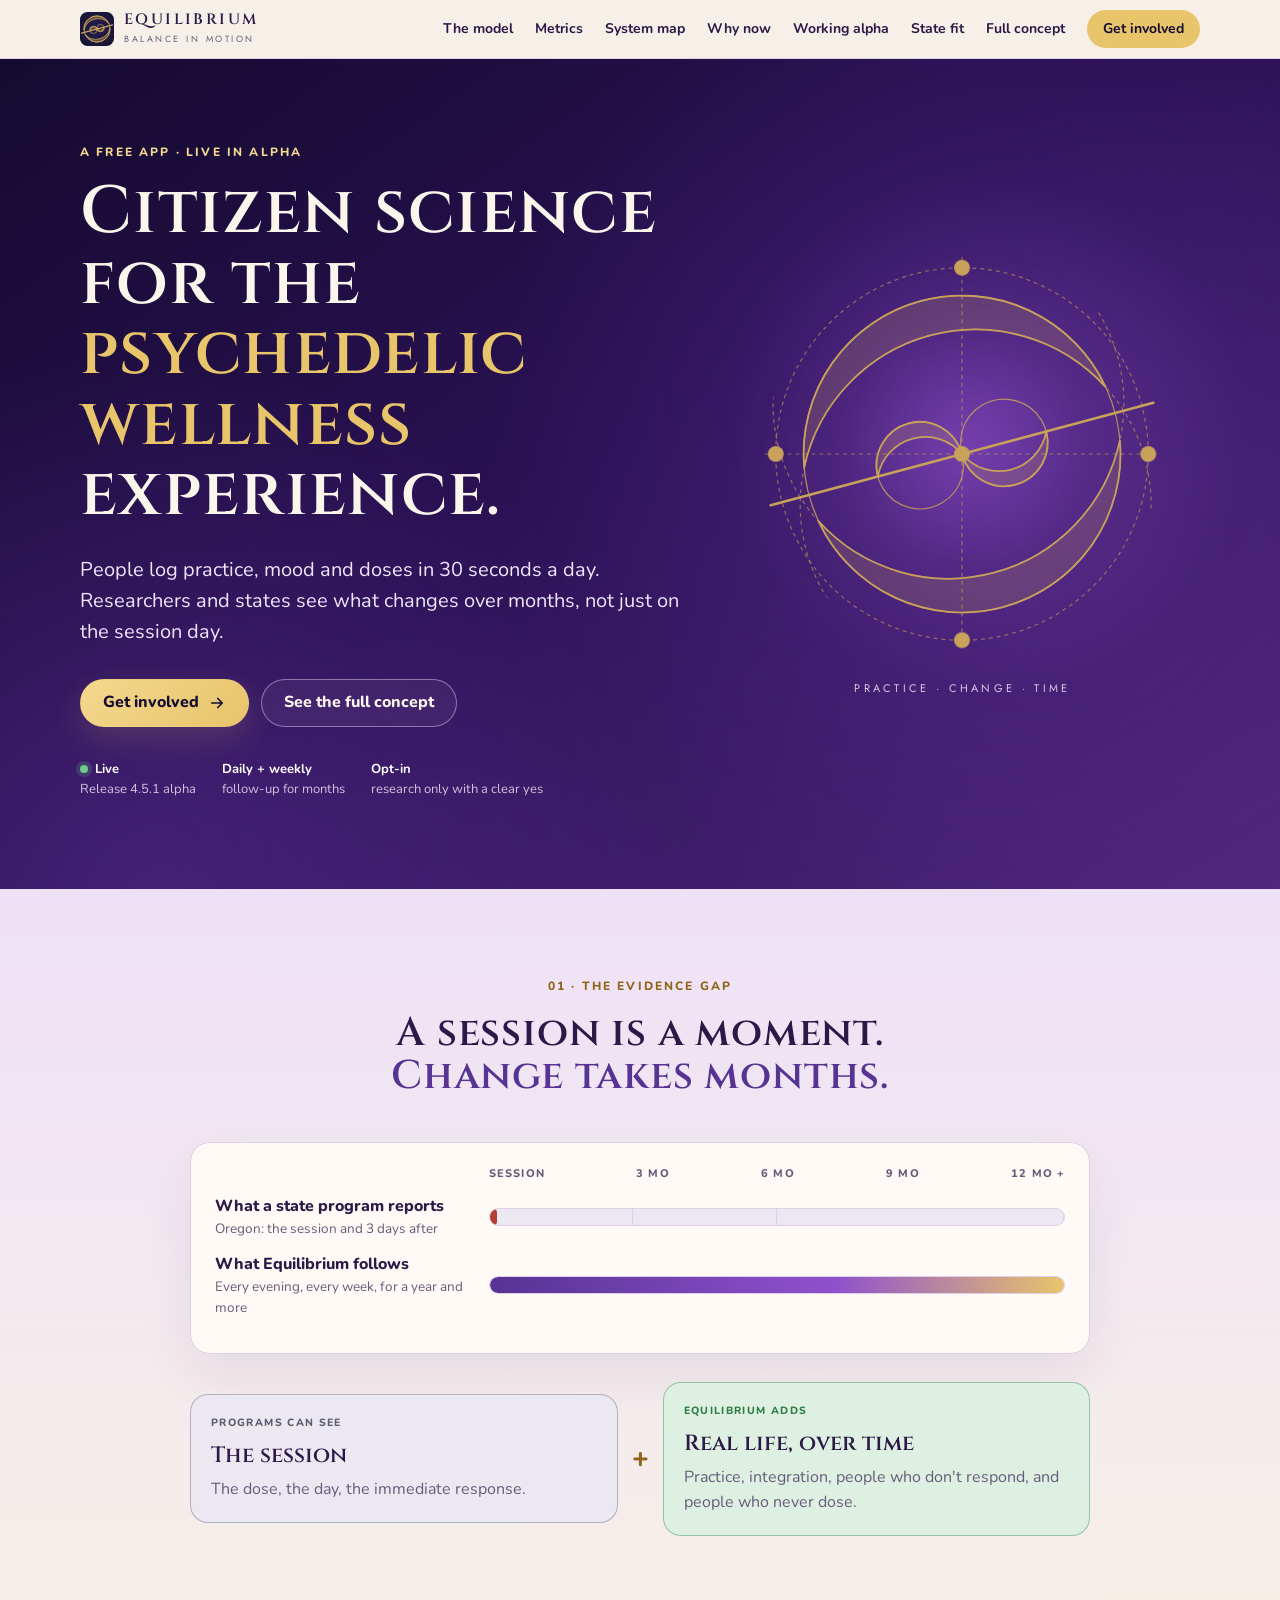
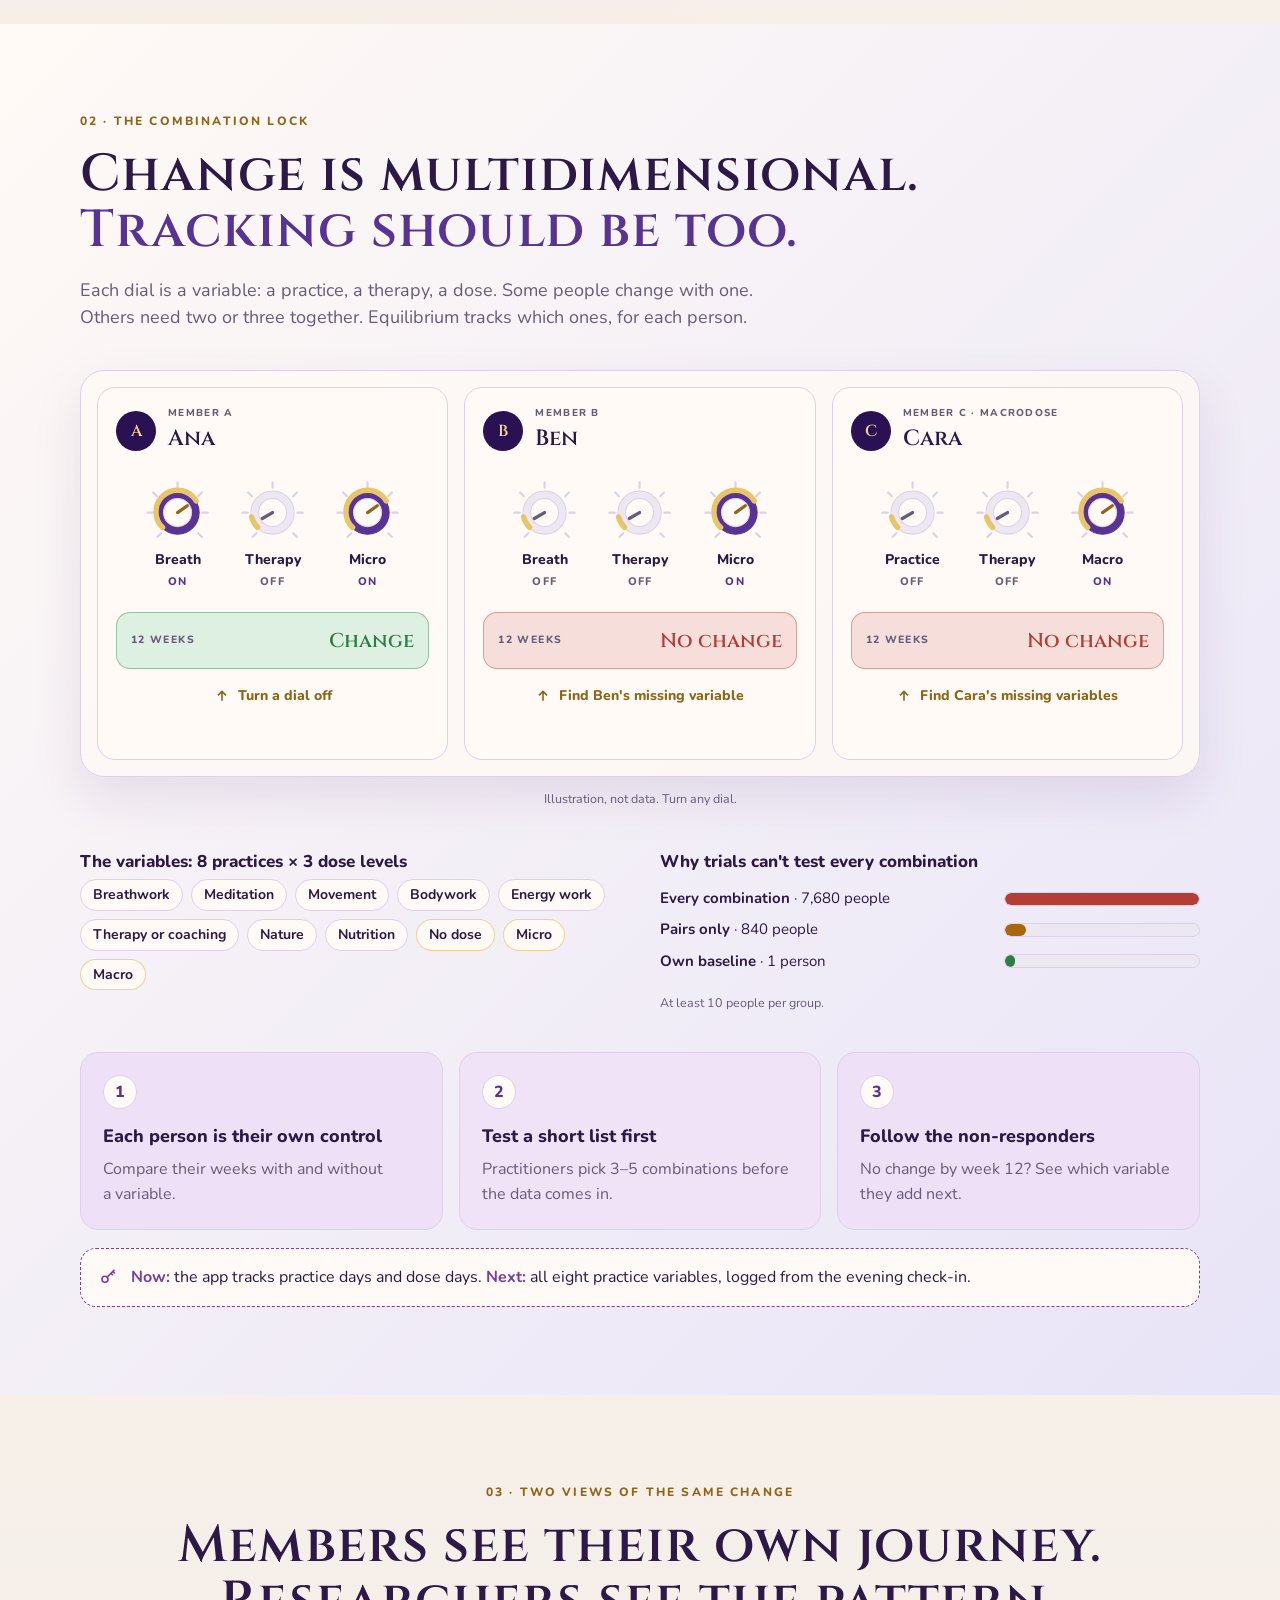
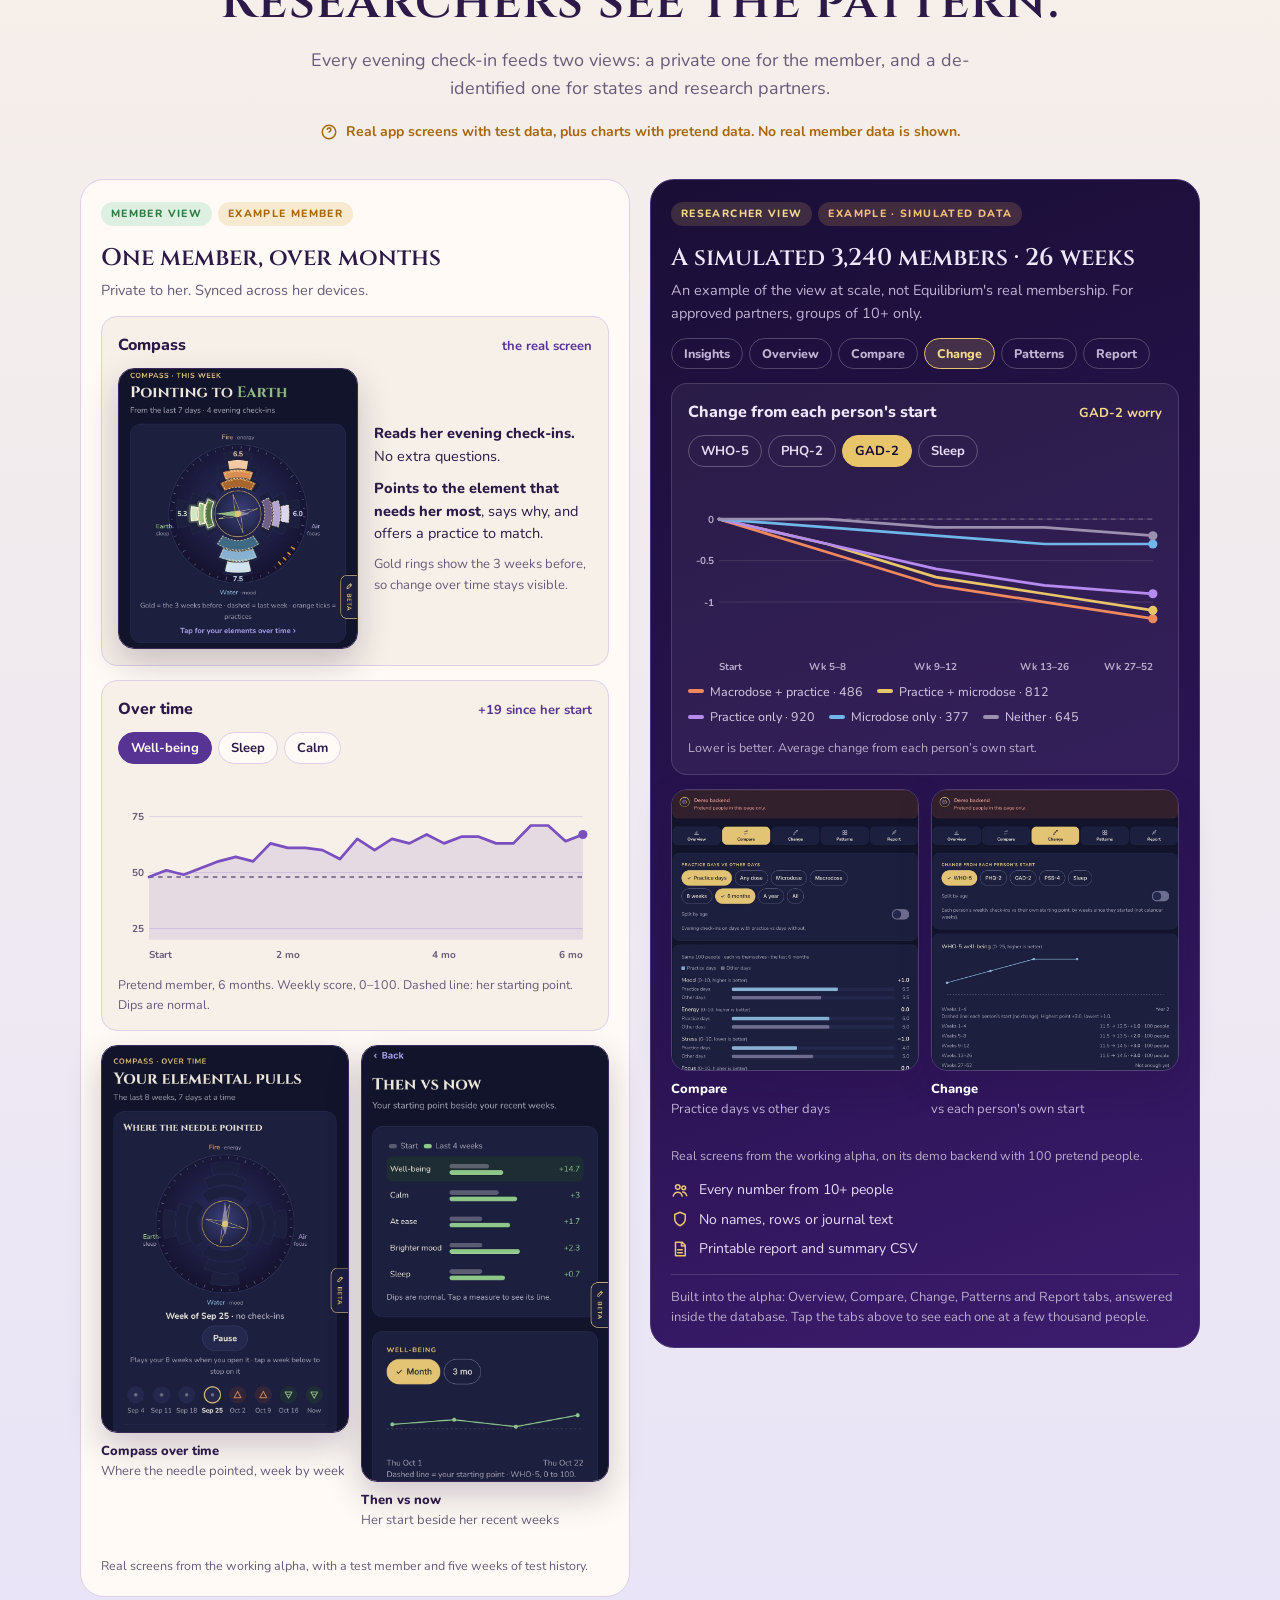
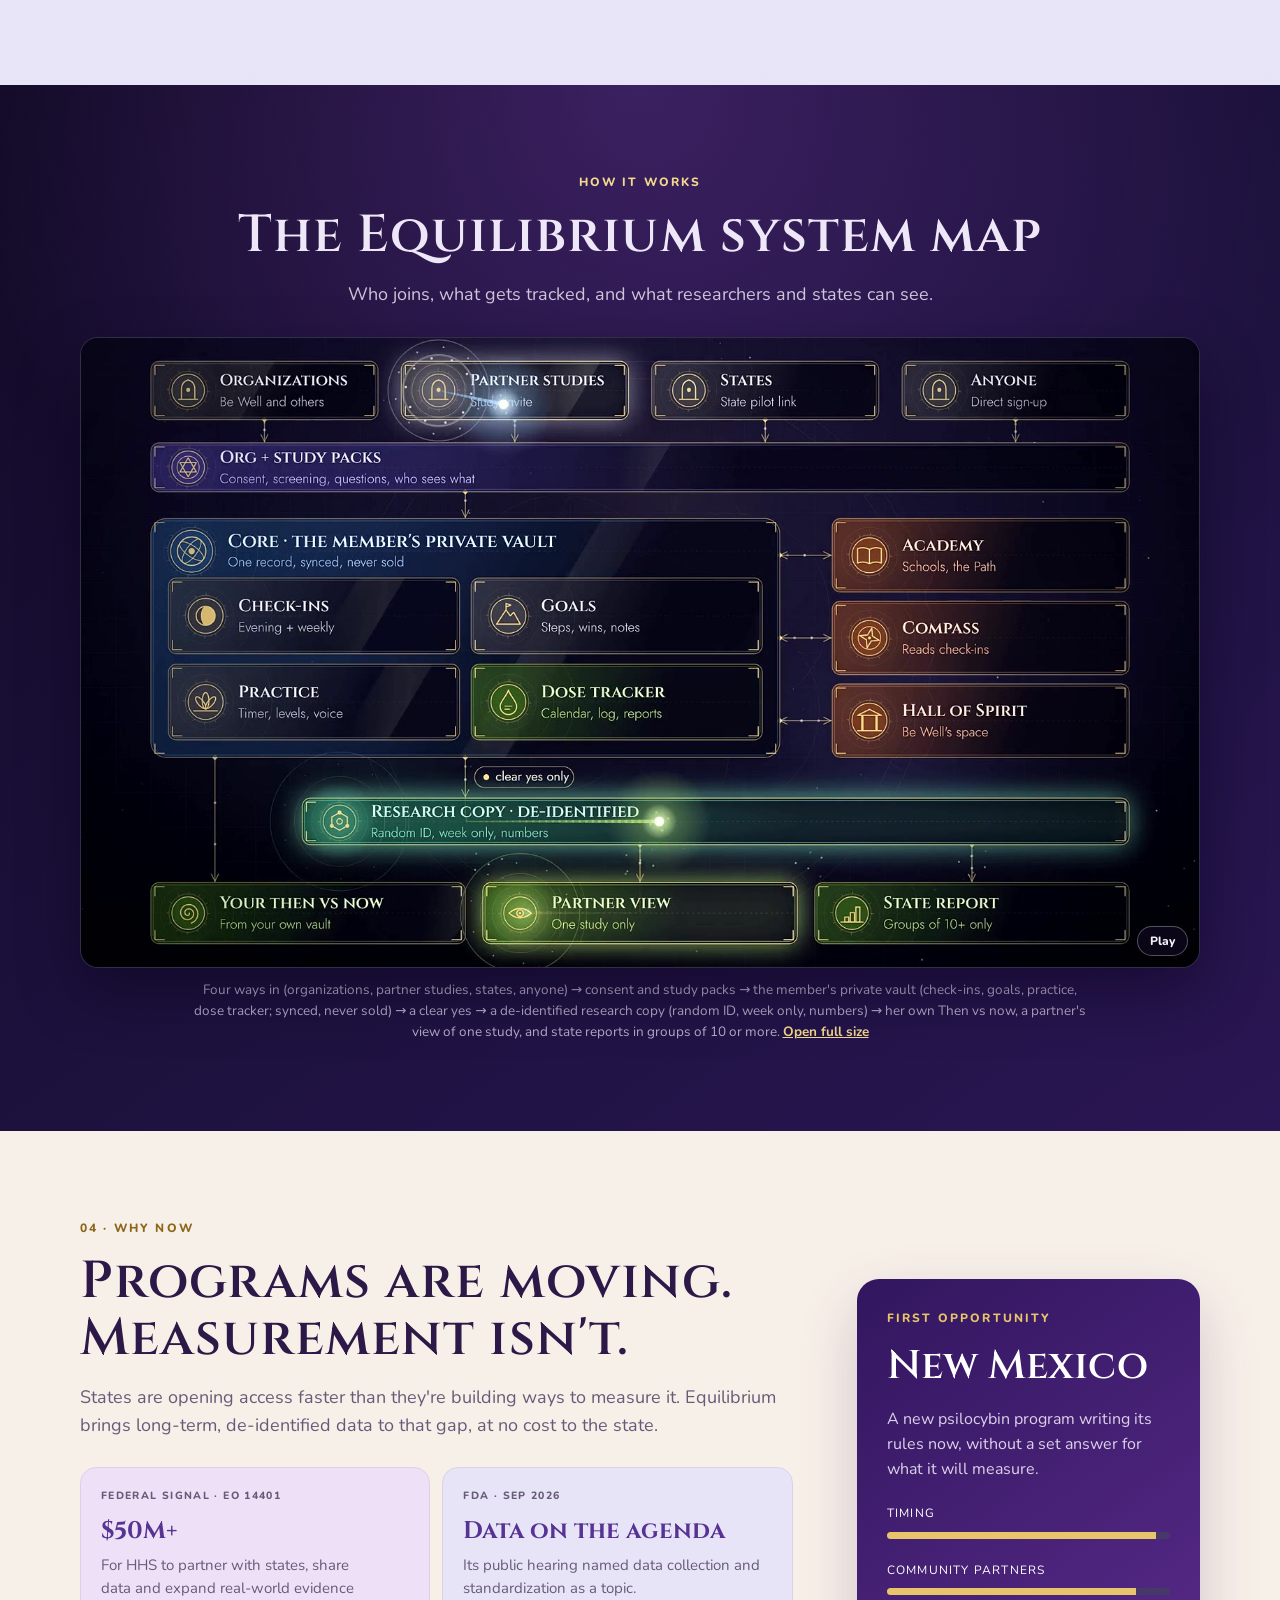
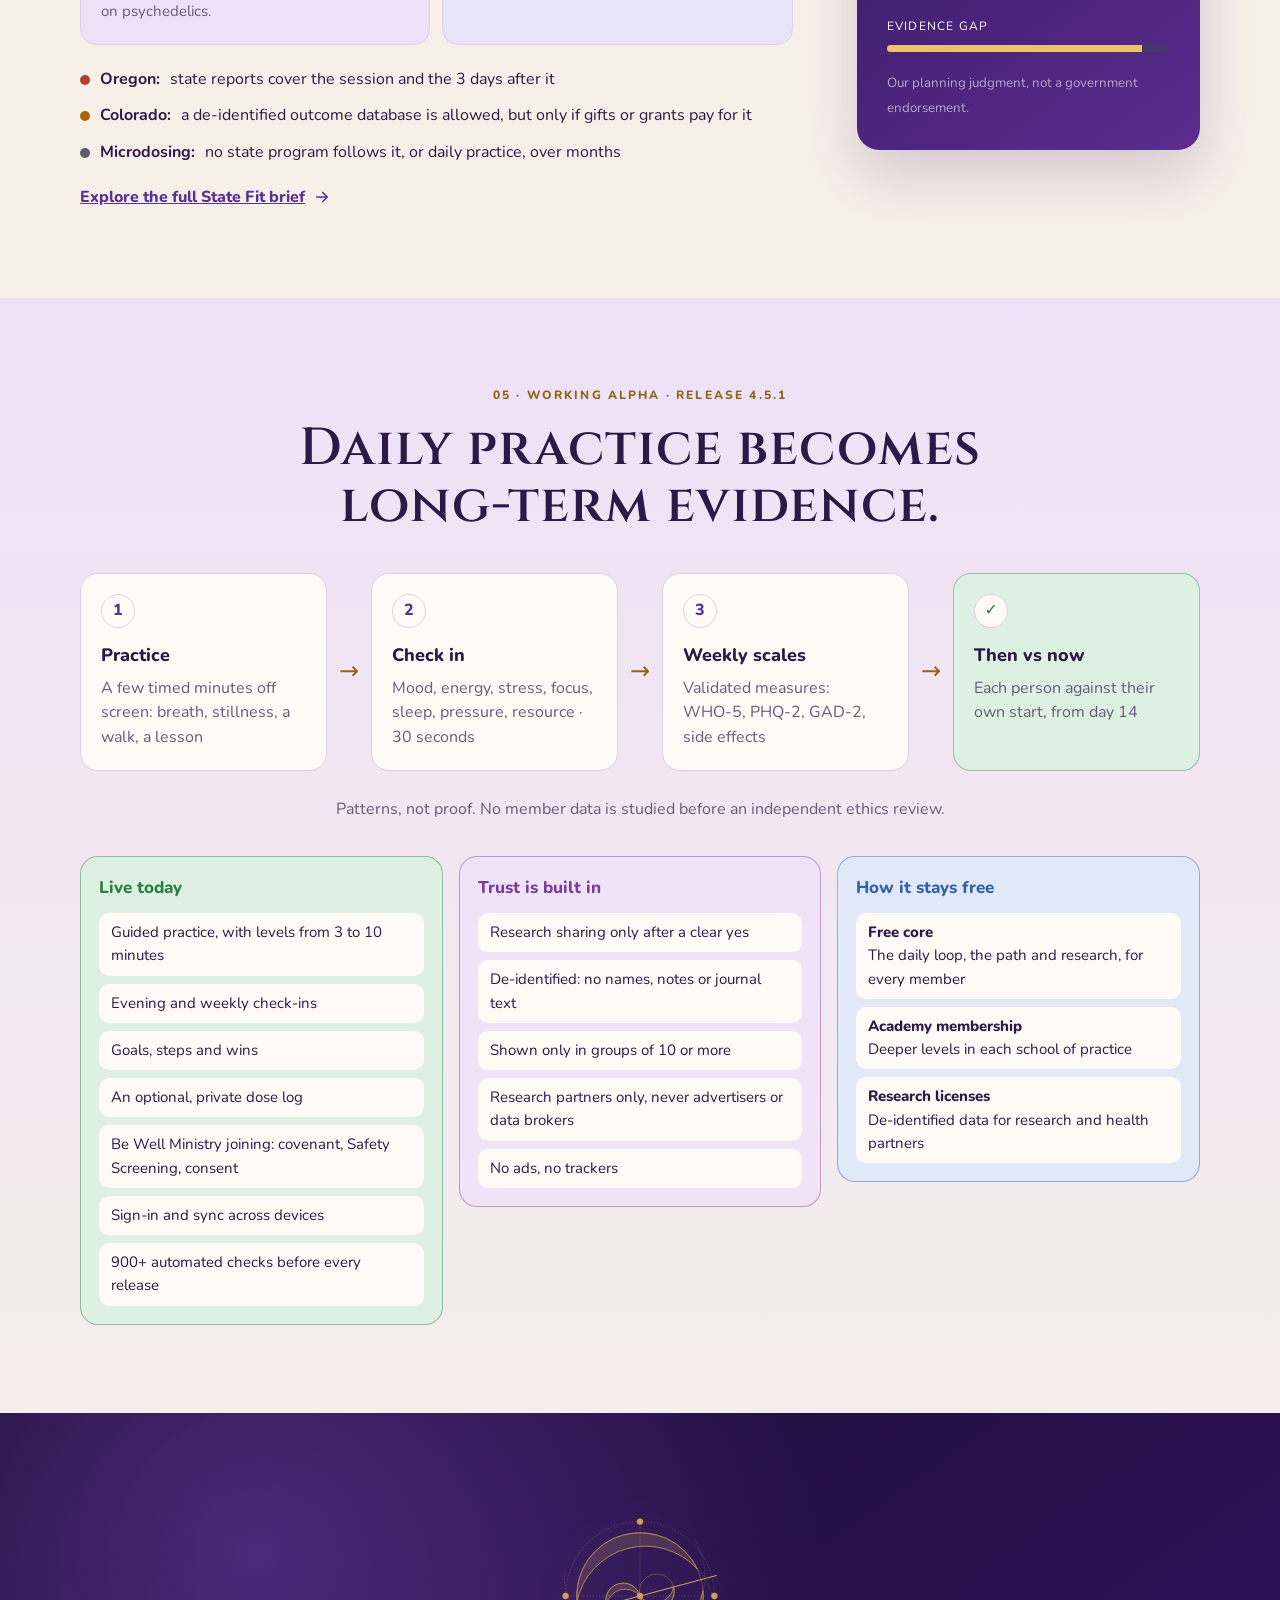
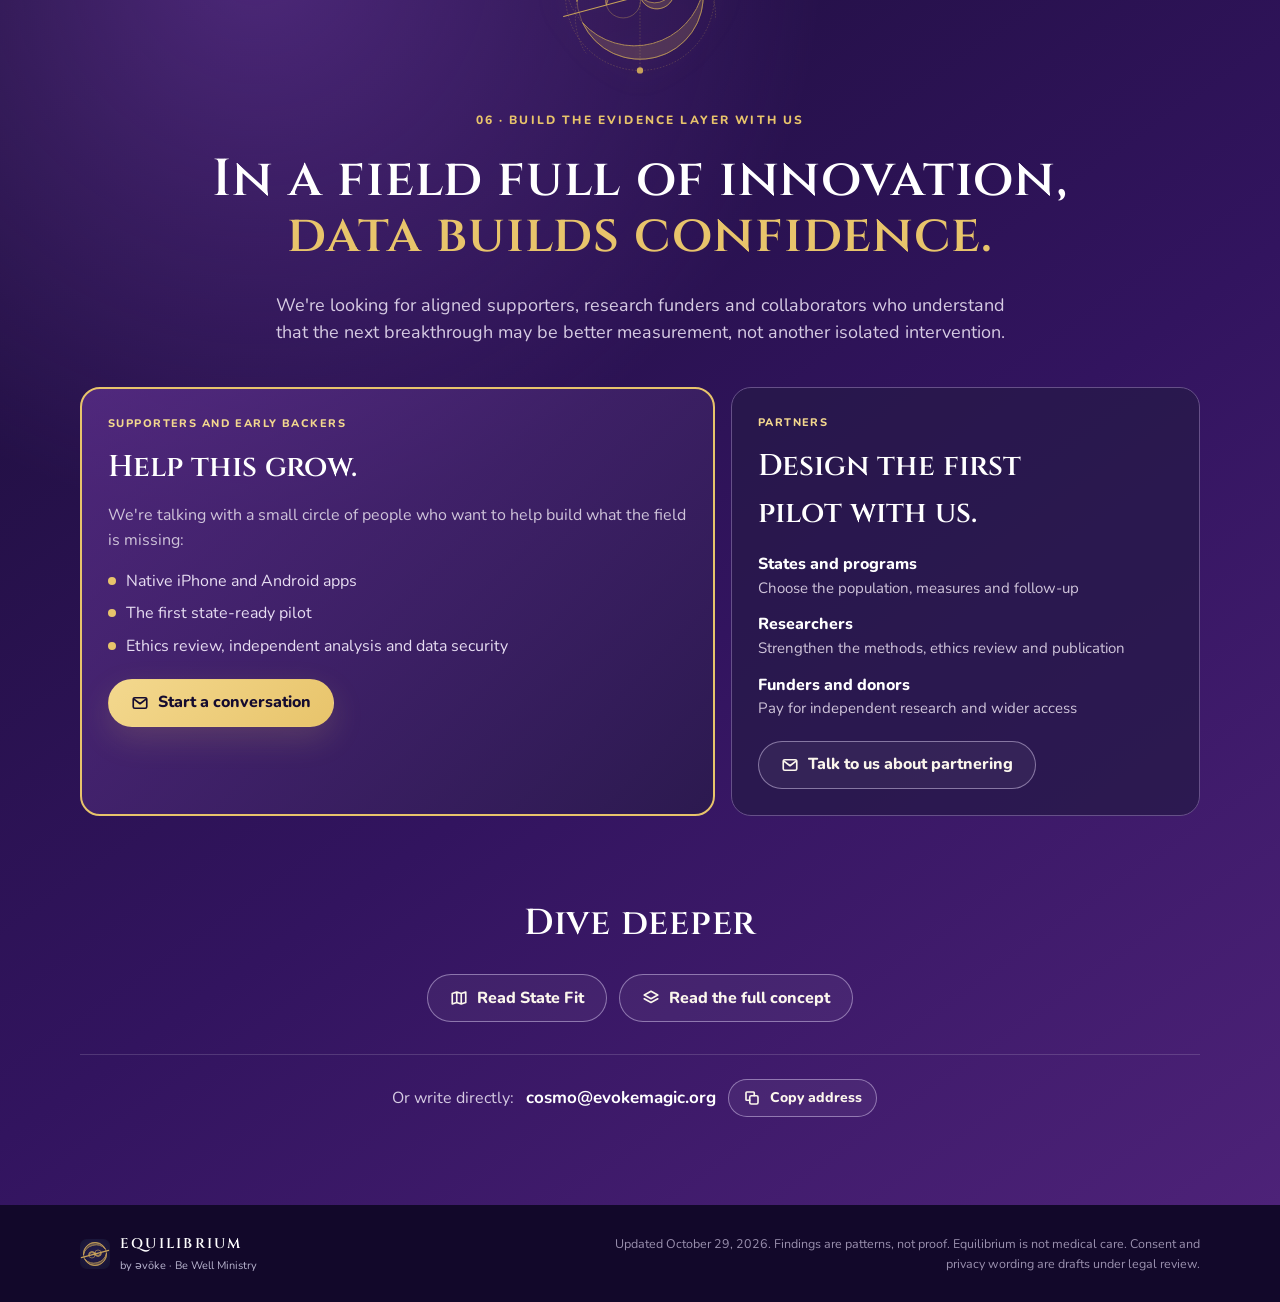
<file: index.html>
<!doctype html>
<html lang="en">
<head>
<meta charset="utf-8">
<meta name="viewport" content="width=device-width, initial-scale=1, viewport-fit=cover">
<title>Equilibrium · Citizen Science</title>
<meta name="description" content="A free daily practice app that follows each member for months to see which mix of practices, with or without plant medicines, goes with real change. Live as Release 4.5.1 alpha.">
<meta property="og:title" content="Equilibrium · citizen science for the psychedelic wellness experience">
<meta property="og:description" content="A free daily practice app that follows each member for months to see which mix of practices, with or without plant medicines, goes with real change. Live as Release 4.5.1 alpha.">
<meta property="og:type" content="website">
<meta property="og:url" content="https://cosmopaxus.github.io/equilibrium-concept/">
<meta property="og:image" content="https://cosmopaxus.github.io/equilibrium-concept/og-image.jpg">
<meta property="og:image:width" content="1200">
<meta property="og:image:height" content="630">
<meta property="og:image:alt" content="Equilibrium concept overview: the name and the gold Equilibrium mark on night navy">
<meta name="twitter:card" content="summary_large_image">
<meta name="twitter:image" content="https://cosmopaxus.github.io/equilibrium-concept/og-image.jpg">
<link rel="icon" href="icon.svg" type="image/svg+xml">
<link rel="icon" href="favicon-32.png" sizes="32x32" type="image/png">
<link rel="apple-touch-icon" href="apple-touch-icon.png">
<meta name="theme-color" content="#15122E">
<link rel="stylesheet" href="skin.css">
<style>
@font-face{font-family:"Cinzel";font-style:normal;font-weight:600;font-display:swap;src:url(fonts/cinzel-500-700.woff2) format("woff2")}
@font-face{font-family:"Cinzel";font-style:normal;font-weight:700;font-display:swap;src:url(fonts/cinzel-500-700.woff2) format("woff2")}
@font-face{font-family:"Jost";font-style:normal;font-weight:400;font-display:swap;src:url(fonts/jost-400.woff2) format("woff2")}
@font-face{font-family:"Nunito";font-style:normal;font-weight:400;font-display:swap;src:url(fonts/nunito-400-800.woff2) format("woff2")}
@font-face{font-family:"Nunito";font-style:normal;font-weight:600;font-display:swap;src:url(fonts/nunito-400-800.woff2) format("woff2")}
@font-face{font-family:"Nunito";font-style:normal;font-weight:700;font-display:swap;src:url(fonts/nunito-400-800.woff2) format("woff2")}
@font-face{font-family:"Nunito";font-style:normal;font-weight:800;font-display:swap;src:url(fonts/nunito-400-800.woff2) format("woff2")}
*,*::before,*::after{box-sizing:border-box}
body{margin:0;background:radial-gradient(circle at 12% 32%,rgba(111,67,172,.07),transparent 28%),var(--cream);color:var(--ink);font:16px/1.55 var(--body)}
h1,h2,h3{margin:0;text-wrap:balance}
p{margin:0;text-wrap:pretty}
a{color:var(--plum)}
a:focus-visible,button:focus-visible{outline:3px solid var(--gold);outline-offset:3px;border-radius:8px}
svg use{pointer-events:none}
.btn svg,.textlink svg,.nownext svg{width:18px;height:18px;flex:none;stroke:currentColor;fill:none;stroke-width:2.2;stroke-linecap:round;stroke-linejoin:round}
.eyebrow{text-transform:uppercase;letter-spacing:.18em;font-size:12px;font-weight:800;color:var(--gold-d);margin-bottom:16px}
.center{text-align:center}
h2{font-family:var(--display);font-weight:600;letter-spacing:.02em;line-height:1.08;font-size:clamp(30px,4.6vw,52px);margin-bottom:18px}
h2 em,h1 em{font-style:normal;color:var(--plum)}
.sublead{font-size:18px;color:var(--muted);max-width:720px}
.sublead.center{margin:0 auto}
.band{padding:88px max(20px,calc((100% - var(--max))/2))}
.inner{max-width:var(--max);margin:0 auto}
.cap{font-size:12.5px;color:var(--muted);margin-top:12px}

/* buttons */
.btn{display:inline-flex;align-items:center;justify-content:center;gap:9px;min-height:48px;padding:12px 22px;border-radius:999px;font-weight:800;text-decoration:none;border:1.5px solid transparent;font-family:var(--body);font-size:16px;cursor:pointer;line-height:1.2}
.btn.gold{background:linear-gradient(135deg,#F3D88E,#E8C46B);color:#140B2F;box-shadow:0 12px 32px rgba(232,196,107,.16)}
.btn.gold:hover{background:#F3D88E}
.btn.ghost{background:rgba(255,255,255,.05);color:#FBF6EC;border-color:rgba(232,218,250,.46)}
.btn.ghost:hover{background:rgba(255,255,255,.12)}
.btn.sm{min-height:38px;padding:7px 14px;font-size:14px}
.actions{display:flex;flex-wrap:wrap;gap:12px;margin:32px 0}
.actions.center{justify-content:center}

/* hero */
.hero{position:relative;overflow:hidden;background:var(--glow),var(--night);color:#FBF6EC;display:grid;grid-template-columns:1.12fr .88fr;align-items:center;gap:40px;padding:84px max(20px,calc((100% - var(--max))/2)) 90px}
.hero .eyebrow{color:var(--gold-l)}
.hero h1{font-family:var(--display);font-weight:500;letter-spacing:.02em;line-height:1.06;font-size:clamp(38px,5.2vw,68px);margin-bottom:24px}
.hero h1 em{color:var(--gold)}
.hero .lead{font-size:clamp(17px,1.6vw,20px);color:#EEE6FA;max-width:620px}
.proof{display:flex;flex-wrap:wrap;gap:26px;font-size:13px;color:#D0C2DF}
.proof b{display:flex;align-items:center;gap:7px;color:#fff}
.live{width:8px;height:8px;border-radius:50%;background:#6FCB88;box-shadow:0 0 0 4px rgba(111,203,136,.18)}
.hero-mark{position:relative;margin:0 auto;width:100%;max-width:420px;text-align:center;color:#C8A25A}
.hero-mark::before{content:"";position:absolute;inset:4% 4% 14%;border-radius:50%;background:radial-gradient(circle,rgba(151,84,215,.38),rgba(84,38,138,.16) 46%,transparent 72%);filter:blur(10px)}
.hero-mark .mark{position:relative;width:100%;aspect-ratio:1}
.hero-mark figcaption{position:relative;margin-top:16px;font-family:"Jost",var(--body);text-transform:uppercase;letter-spacing:.3em;font-size:11px;color:#D8C9E6}

/* thesis */
.thesis{background:linear-gradient(var(--lav) 0%,color-mix(in srgb,var(--cream) 60%,transparent) 100%)}
.thesis .eyebrow,.thesis h2{text-align:center}
.thesis h2.big{font-size:clamp(24px,3.2vw,40px);max-width:900px;margin:0 auto 44px}
.vs{display:grid;grid-template-columns:repeat(auto-fit,minmax(min(320px,100%),1fr));gap:16px}
.vcol{border-radius:18px;padding:20px;border:1px solid var(--c);background:var(--t)}
.vcol h3{font-weight:800;color:var(--c);margin-bottom:12px;font-size:17px}
.vcol ul,.tcol ul{list-style:none;margin:0;padding:0;display:grid;gap:8px}
.vcol li{background:var(--plate);border-radius:12px;padding:10px 14px}
.vcol li b,.tcol li b{display:block;font-weight:800}
.vcol li small{display:block;color:var(--muted);font-size:14px}
.good{--c:var(--good);--t:var(--good-t)}.neut{--c:var(--neutral);--t:var(--neutral-t)}.rule{--c:var(--rule);--t:var(--rule-t)}.proc{--c:var(--proc);--t:var(--proc-t)}

/* lock */
.lockband{background:linear-gradient(135deg,var(--plate),var(--lav2) 100%)}
.lockgrid{margin:40px 0 26px;border:1px solid var(--line);border-radius:20px;padding:22px;background:color-mix(in srgb,var(--plate) 88%,transparent);box-shadow:0 20px 50px rgba(67,32,105,.1);overflow-x:auto}
.lr{display:grid;grid-template-columns:1.2fr repeat(4,1fr);gap:8px;align-items:center;margin:8px 0;min-width:520px}
.lr span{padding:12px 6px;border-radius:10px;text-align:center;font-weight:700}
.lr span:first-child{text-align:left;padding-left:2px;font-weight:800}
.lr.head span{background:transparent;text-transform:uppercase;font-size:10.5px;letter-spacing:.12em;color:var(--muted);padding:0 6px;font-weight:800}
.lr .on{background:var(--lav2);color:var(--plum);border:1px solid var(--line)}
.lr .on2{background:var(--plum);color:var(--plate)}
.lr .off{background:var(--neutral-t);color:var(--muted)}
.lr .yes{background:var(--good-t);color:var(--good)}
.lr .no{background:var(--risk-t);color:var(--risk)}
.lr.later{padding-top:10px;border-top:1px dashed var(--line)}
.dials{display:flex;flex-wrap:wrap;gap:8px;align-items:center;margin-bottom:34px}
.dl{font-family:var(--display);font-size:13px;letter-spacing:.06em;color:var(--plum);margin-right:4px}
.chip{border:1.5px solid var(--line);background:var(--plate);border-radius:999px;padding:4px 12px;font-weight:700;font-size:14px}
.chip.g{border-color:color-mix(in srgb,var(--gold) 70%,transparent)}
.bars{display:grid;gap:8px;max-width:820px;margin-bottom:40px}
.bt{font-weight:800;font-size:17px;margin-bottom:4px}
.bar-row{display:grid;grid-template-columns:minmax(0,330px) 1fr;gap:14px;align-items:center;font-size:15px}
.bar{height:14px;border-radius:999px;background:var(--neutral-t);overflow:hidden;border:1px solid var(--line)}
.bar i{display:block;height:100%;border-radius:999px}
.three{display:grid;grid-template-columns:repeat(3,1fr);gap:16px}
.three article{padding:22px;border-radius:18px;background:var(--lav);border:1px solid var(--line)}
.three article:nth-child(2){background:var(--rule-t)}
.three span,.flow span{display:inline-grid;place-items:center;width:34px;height:34px;border-radius:50%;background:var(--plate);color:var(--plum);font-weight:800;border:1px solid var(--line)}
.three h3,.flow h3{font-weight:800;font-size:18px;margin:14px 0 6px}
.three p,.flow p{color:var(--muted)}
.nownext{display:flex;gap:14px;align-items:flex-start;margin-top:18px;padding:16px 18px;border-radius:16px;border:1.5px dashed var(--rule);background:var(--plate)}
.nownext svg{color:var(--rule);margin-top:3px}
.nownext b{color:var(--rule)}

/* why now */
.split{display:grid;grid-template-columns:1.35fr .65fr;gap:64px;align-items:center}
.signals{display:grid;grid-template-columns:1fr 1fr;gap:12px;margin:28px 0 22px}
.sig{border-radius:16px;padding:20px;border:1px solid var(--line);background:var(--lav)}
.sig+.sig{background:var(--lav2)}
.sig span{display:block;text-transform:uppercase;letter-spacing:.13em;font-size:10.5px;font-weight:800;color:var(--muted)}
.sig strong{display:block;margin:8px 0 4px;font-family:var(--display);font-size:24px;color:var(--plum)}
.sig p{color:var(--muted);font-size:15px}
.gaps{list-style:none;padding:0;margin:0 0 20px;display:grid;gap:12px}
.gaps li{display:flex;gap:10px;align-items:baseline}
.gaps .d{flex:none;width:10px;height:10px;border-radius:50%;background:var(--c);transform:translateY(1px)}
.d.risk{--c:var(--risk)}.d.warn{--c:var(--warn)}.d.neut{--c:var(--neutral)}
.textlink{display:inline-flex;align-items:center;gap:8px;font-weight:800;color:var(--plum)}
.nm{background:linear-gradient(145deg,#32165F,#5B2C8C);color:#fff;border-radius:22px;padding:30px;box-shadow:0 24px 60px rgba(68,29,111,.2)}
.nm .eyebrow{color:var(--gold);margin-bottom:8px}
.nm h3{font-family:var(--display);font-size:40px;font-weight:600;margin-bottom:10px}
.nm p{color:#DCD2EA}
.meter{margin:18px 0}
.meter span{font-size:12px;text-transform:uppercase;letter-spacing:.1em}
.meter b{display:block;height:7px;margin-top:7px;border-radius:20px;background:linear-gradient(90deg,#E8C46B var(--w),#47386A var(--w))}
.nm small{color:#B3A8C6}

/* app */
.appband{background:linear-gradient(var(--lav),color-mix(in srgb,var(--cream) 80%,var(--lav)))}
.appband h2{margin-bottom:40px}
.flow{display:grid;grid-template-columns:1fr auto 1fr auto 1fr auto 1fr;gap:12px;align-items:stretch}
.flow article{background:var(--plate);border-radius:18px;padding:20px;border:1px solid var(--line)}
.flow article.fin{background:var(--good-t);border-color:color-mix(in srgb,var(--good) 40%,transparent)}
.flow article.fin span{color:var(--good)}
.flow i{align-self:center;color:var(--gold-d);font-size:24px;font-style:normal}
.guard{text-align:center;color:var(--muted);margin:26px 0 34px}
.trio{display:grid;grid-template-columns:repeat(3,minmax(0,1fr));gap:16px;align-items:start}
.tcol{border-radius:18px;padding:18px;background:var(--t);border:1px solid color-mix(in srgb,var(--c) 45%,transparent)}
.tcol h3{color:var(--c);font-weight:800;font-size:17px;margin-bottom:12px}
.tcol li{background:var(--plate);border-radius:10px;padding:8px 12px;font-size:15px}
.tcol li b{color:var(--ink)}

/* connect */
.connect{background:radial-gradient(circle at 20% 10%,rgba(128,68,187,.48),transparent 35%),linear-gradient(145deg,#170D31,#32145F 58%,#4D2278);color:#fff}
.connect .eyebrow{color:var(--gold)}
.connect .sublead{color:#D6CBE3}
.connect h2{margin-bottom:16px}
.funds{display:grid;grid-template-columns:repeat(3,1fr);gap:16px;margin-top:44px}
.fund{display:grid;gap:12px;align-content:start;border-radius:20px;padding:26px;background:rgba(39,25,73,.78);border:1px solid #665088}
.fund.lead{border:2px solid #E8C46B;background:linear-gradient(135deg,rgba(104,53,154,.6),rgba(42,26,76,.85))}
.fund>span{text-transform:uppercase;letter-spacing:.13em;font-size:11px;font-weight:800;color:#F3D88E}
.fund h3{font-family:var(--display);font-weight:600;font-size:24px}
.fund p{color:#CFC4DA;min-height:72px}
.fund .btn{justify-self:start}
.closing{text-align:center;padding-top:80px}
.closing>p{color:#B9ACCB}
.closing h2{max-width:820px;margin:8px auto 0}
.mailrow{display:flex;flex-wrap:wrap;gap:12px;align-items:center;justify-content:center;color:#D6CBE3;border-top:1px solid rgba(255,255,255,.15);padding-top:24px;margin-top:8px}
.mailrow b{color:#fff;font-size:17px;overflow-wrap:anywhere}

/* footer */
.eqfoot{display:flex;justify-content:space-between;gap:30px;align-items:center;padding:28px max(20px,calc((100% - var(--max))/2));background:#12082A;color:#fff}
.eqfoot .brand{display:flex;gap:10px;align-items:center}
.eqfoot b{display:block;font-family:var(--display);font-weight:600;letter-spacing:.16em;font-size:14px}
.eqfoot small{display:block;font-size:11px;color:#B9B5CF;margin-top:2px}
.eqfoot p{max-width:620px;color:#9A90AE;font-size:12.5px;text-align:right}

/* mark animation (same as before) */
.mark svg{display:block;width:100%;height:100%;overflow:visible}
.mark .dash{fill:none;stroke:currentColor;stroke-width:.6;stroke-dasharray:2 2;stroke-opacity:.6}
.mark mask .dr{fill:none;stroke:#fff;stroke-width:4;stroke-dasharray:1 1;stroke-dashoffset:0}
.mark .thin{fill:none;stroke:currentColor;stroke-width:.6;stroke-opacity:.85;stroke-dasharray:1 1;stroke-dashoffset:0}
.mark .form{fill:currentColor;fill-opacity:.2;stroke:currentColor;stroke-width:.9;stroke-linejoin:round;stroke-dasharray:1 1;stroke-dashoffset:0}
.mark .needle{fill:none;stroke:currentColor;stroke-width:1.3;stroke-linecap:round;stroke-dasharray:1 1;stroke-dashoffset:0}
.mark .dot{fill:currentColor;transform-box:fill-box;transform-origin:center}
.mark .ring{transform-box:view-box;transform-origin:50% 50%}
@media (prefers-reduced-motion:no-preference){
  html{scroll-behavior:smooth}
  @keyframes mk-draw{from{stroke-dashoffset:1}to{stroke-dashoffset:0}}
  @keyframes mk-fill{from{fill-opacity:0}to{fill-opacity:.2}}
  @keyframes mk-pop{0%{transform:scale(0)}70%{transform:scale(1.35)}100%{transform:scale(1)}}
  @keyframes mk-sway{0%{transform:rotate(0)}25%{transform:rotate(6deg)}55%{transform:rotate(-3.5deg)}80%{transform:rotate(1.4deg)}100%{transform:rotate(0)}}
  @keyframes mk-rock{0%{transform:rotate(0)}12.5%{transform:rotate(5deg)}37.5%{transform:rotate(-7deg)}62.5%{transform:rotate(6deg)}87.5%{transform:rotate(-3deg)}100%{transform:rotate(0)}}
  .mark mask .dr,.mark .thin,.mark .needle{animation:mk-draw var(--d,1s) cubic-bezier(.65,0,.35,1) var(--t,0s) both}
  .mark .form{animation:mk-draw .8s cubic-bezier(.65,0,.35,1) var(--t,0s) both,mk-fill .7s ease-out var(--tf,0s) both}
  .mark .dot{animation:mk-pop .45s cubic-bezier(.34,1.56,.64,1) var(--t,0s) both}
  .mark .d0{--t:.1s;--d:1.2s}.mark .d1{--t:.3s;--d:.9s}.mark .d2{--t:.4s;--d:.9s}.mark .d3{--t:1.2s;--d:1s}.mark .d4{--t:1.35s;--d:1s}
  .mark .p0{--t:.15s}.mark .p1{--t:.23s}.mark .p2{--t:.31s}.mark .p3{--t:.39s}
  .mark .t0{--t:.9s;--d:1s}.mark .t1{--t:1.8s;--d:.6s}.mark .t2{--t:1.9s;--d:.6s}
  .mark .needle{--t:2.4s;--d:.7s;animation-timing-function:cubic-bezier(.22,1,.36,1)}
  .mark .ctr{--t:3s}
  .mark .f0{--t:3.3s;--tf:3.7s}.mark .f1{--t:3.4s;--tf:3.8s}.mark .f2{--t:3.7s;--tf:4s}.mark .f3{--t:3.8s;--tf:4.1s}
  .mark .ring{animation:mk-sway 1.8s ease-in-out 4.4s both}
  .mark{animation:mk-rock 8s ease-in-out 6.3s both}
  .mark.again{animation:mk-rock 8s ease-in-out both}
}

/* small screens */
@media(max-width:860px){
  .hero{grid-template-columns:1fr;padding-top:56px;gap:20px}
  .hero-mark{max-width:190px;order:-1}
  .split{grid-template-columns:1fr;gap:36px}
  .three,.funds,.trio{grid-template-columns:1fr}
  .flow{grid-template-columns:1fr}
  .flow i{transform:rotate(90deg);justify-self:center}
  .band{padding-top:64px;padding-bottom:64px}
  .eqfoot{flex-direction:column;align-items:flex-start}.eqfoot p{text-align:left}
}
@media(max-width:560px){
  .signals{grid-template-columns:1fr}
  .bar-row{grid-template-columns:1fr;gap:4px}
  .actions .btn{width:100%}
  .lockgrid{padding:14px}
}
@media print{.eqbar{position:static}.band,.hero{break-inside:avoid}}
/* evidence gap timeline */
.timeline{max-width:900px;margin:0 auto 28px;background:var(--plate);border:1px solid var(--line);border-radius:20px;padding:22px 24px;box-shadow:0 20px 50px rgba(67,32,105,.08)}
.tl-scale{display:flex;justify-content:space-between;margin-left:calc(min(260px,38%) + 14px);font-size:11px;font-weight:800;letter-spacing:.1em;text-transform:uppercase;color:var(--muted);margin-bottom:8px}
.tl-row{display:grid;grid-template-columns:min(260px,38%) 1fr;gap:14px;align-items:center;margin:12px 0}
.tl-k{font-weight:800}.tl-k small{display:block;font-weight:400;color:var(--muted);font-size:13.5px}
.tl-bar{height:18px;border-radius:999px;background:var(--neutral-t);border:1px solid var(--line);overflow:hidden;background-image:repeating-linear-gradient(90deg,transparent 0 calc(25% - 1px),var(--line) calc(25% - 1px) 25%)}
.tl-bar i{display:block;height:100%;border-radius:999px}
.tl-bar .sliver{width:1.2%;min-width:7px;background:var(--risk)}
.tl-bar .full{width:100%;background:linear-gradient(90deg,var(--plum),#8F51CD 60%,var(--gold))}
.pair{display:grid;grid-template-columns:1fr auto 1fr;gap:14px;align-items:center;max-width:900px;margin:0 auto}
.pc{border-radius:18px;padding:20px;background:var(--t);border:1px solid color-mix(in srgb,var(--c) 40%,transparent)}
.pc span{display:block;text-transform:uppercase;letter-spacing:.13em;font-size:10.5px;font-weight:800;color:var(--c)}
.pc h3{font-family:var(--display);font-weight:600;font-size:22px;margin:8px 0 4px}
.pc p{color:var(--muted)}
.plus{font-style:normal;font-size:28px;color:var(--gold-d);font-weight:800}

/* members + dials */
.members{display:grid;grid-template-columns:1fr 1fr;gap:16px;margin:38px 0 10px;padding:16px;border:1px solid var(--line);border-radius:24px;background:color-mix(in srgb,var(--plate) 80%,transparent);box-shadow:0 20px 50px rgba(67,32,105,.1)}
.member{background:var(--plate);border:1px solid var(--line);border-radius:18px;padding:20px;display:grid;gap:18px;align-content:start}
.member header{display:flex;gap:12px;align-items:center}
.av{width:40px;height:40px;border-radius:50%;display:grid;place-items:center;background:#2A1154;color:#F3D88E;font-family:var(--display);font-weight:600}
.member small{display:block;text-transform:uppercase;letter-spacing:.13em;font-size:10px;font-weight:800;color:var(--muted)}
.member h3{font-family:var(--display);font-weight:600;font-size:22px}
.dialrow{display:flex;justify-content:center;gap:clamp(10px,3vw,28px)}
.dial{display:grid;justify-items:center;gap:2px;background:none;border:0;padding:6px;border-radius:14px;font:inherit;color:var(--ink)}
.dial b{font-size:14px;font-weight:800}
.dial small{font-size:11px;font-weight:800;letter-spacing:.12em;text-transform:uppercase;color:var(--muted)}
.dial[data-on="true"] small{color:var(--plum)}
.knob{width:clamp(58px,9vw,76px);height:auto;overflow:visible}
.knob .ticks path{stroke:var(--line);stroke-width:2;stroke-linecap:round;fill:none}
.knob .ring{fill:var(--neutral-t);stroke:var(--line);stroke-width:1}
.knob .arc{fill:none;stroke:var(--gold);stroke-width:5;stroke-linecap:round;stroke-dasharray:12 100;transition:stroke-dasharray .5s cubic-bezier(.22,1,.36,1)}
.knob .cap{fill:var(--plate);stroke:var(--line)}
.knob .ptr{transform-origin:32px 32px;transform:rotate(-120deg);transition:transform .5s cubic-bezier(.22,1,.36,1)}
.knob .ptr line{stroke:var(--muted);stroke-width:3;stroke-linecap:round}
.dial[data-on="true"] .ring{fill:var(--plum);stroke:var(--plum)}
.dial[data-on="true"] .arc{stroke-dasharray:72 100}
.dial[data-on="true"] .ptr{transform:rotate(55deg)}
.dial[data-on="true"] .ptr line{stroke:var(--gold-d)}
button.dial{cursor:pointer;outline:2px dashed color-mix(in srgb,var(--gold) 80%,transparent);outline-offset:2px}
button.dial[data-on="true"]{outline-color:transparent}
button.dial:hover .ring{stroke:var(--gold)}
button.dial:focus-visible{outline:3px solid var(--gold);outline-offset:3px}
.outcome{display:flex;justify-content:space-between;align-items:center;border-radius:14px;padding:14px 18px;border:1px solid color-mix(in srgb,var(--c) 40%,transparent);background:var(--t);transition:background .4s,border-color .4s}
.outcome span{text-transform:uppercase;letter-spacing:.13em;font-size:10.5px;font-weight:800;color:var(--muted)}
.outcome strong{font-family:var(--display);font-weight:600;font-size:22px;color:var(--c)}
.outcome.yes{--c:var(--good);--t:var(--good-t)}.outcome.no{--c:var(--risk);--t:var(--risk-t)}
.hint{display:flex;align-items:center;gap:8px;justify-content:center;text-align:center;font-weight:800;color:var(--gold-d);font-size:14px}
.hint svg{width:16px;height:16px;stroke:currentColor;fill:none;stroke-width:2.4;transform:rotate(-90deg)}
.hint.done{color:var(--good)}.hint.done svg{display:none}
.lockmeta{display:grid;grid-template-columns:1fr 1fr;gap:40px;margin:40px 0}
.lockmeta .dials{margin:0}
.lockmeta .bars{margin:0}

/* investor-first close */
.connect .eyebrow,.connect h2,.connect .sublead{text-align:left}
.paths{display:grid;grid-template-columns:1.15fr .85fr;gap:16px;margin-top:40px;align-items:stretch}
.paths .fund p{min-height:0}
.paths .fund h3{font-size:clamp(22px,2.6vw,30px)}
.ticks{list-style:none;margin:4px 0 8px;padding:0;display:grid;gap:8px;color:#E7DDF2}
.ticks li{display:flex;gap:10px}.ticks li::before{content:"";flex:none;width:8px;height:8px;margin-top:8px;border-radius:50%;background:#E8C46B}
.fine{color:#B9ACCB;font-size:13px}
.who{margin:4px 0 8px;display:grid;gap:12px}
.who dt{font-weight:800;color:#fff}.who dd{margin:0;color:#CFC4DA;font-size:15px}

@media(max-width:860px){
  .members,.lockmeta,.paths{grid-template-columns:1fr}
  .pair{grid-template-columns:1fr}.plus{justify-self:center}
  .tl-row{grid-template-columns:1fr;gap:6px}.tl-scale{margin-left:0}
}
@media (prefers-reduced-motion:reduce){.knob .arc,.knob .ptr,.outcome{transition:none}}
/* two views */
.viewsband{background:linear-gradient(var(--cream),var(--lav2))}
.pretend{display:flex;gap:8px;align-items:center;justify-content:center;margin:18px auto 36px;font-size:14px;font-weight:700;color:var(--warn)}
.pretend svg{width:18px;height:18px;stroke:currentColor;fill:none;stroke-width:2}
.views{display:grid;grid-template-columns:1fr 1fr;gap:20px;align-items:start}
.vpanel{border-radius:24px;padding:20px;display:grid;gap:14px;border:1px solid var(--line)}
.member-v{background:var(--plate)}
.research-v{background:linear-gradient(160deg,#1A0E36,#2E1559 70%,#3D1C6E);color:#EEE7F8;border-color:#4A3478}
.vhead h3{font-family:var(--display);font-weight:600;font-size:24px;margin:8px 0 2px}
.vhead p{color:var(--muted);font-size:14.5px}
.research-v .vhead p{color:#BFB2D3}
.vtag{display:inline-block;text-transform:uppercase;letter-spacing:.13em;font-size:10.5px;font-weight:800;padding:4px 10px;border-radius:999px}
.vtag.mem{background:var(--good-t);color:var(--good)}
.vtag.res{background:rgba(232,196,107,.16);color:#F3D88E}
.vcard{border-radius:16px;padding:16px;border:1px solid var(--line);background:var(--cream)}
.research-v .vcard{background:rgba(255,255,255,.05);border-color:rgba(255,255,255,.14)}
.vcard-h{display:flex;justify-content:space-between;gap:10px;align-items:baseline;margin-bottom:10px;flex-wrap:wrap}
.vcard-h b{font-weight:800;font-size:16px}
.vcard-h span{font-size:13px;font-weight:700;color:var(--plum)}
.research-v .vcard-h span{color:#F3D88E}
.compass-wrap{display:grid;grid-template-columns:minmax(150px,200px) 1fr;gap:16px;align-items:center}
.compass{width:100%;height:auto}
.c-ring{fill:var(--plate);stroke:var(--line);stroke-width:1.5}
.c-ring2{fill:none;stroke:var(--line);stroke-dasharray:3 4}
.c-ticks line{stroke:var(--line);stroke-width:1.5}
.c-past circle{fill:var(--plum)}
.c-el text{font:800 7.5px var(--body);fill:#fff;text-anchor:middle;letter-spacing:.02em}
.nd-n{fill:#378ADD}.nd-s{fill:var(--line)}
.c-hub{fill:var(--gold);stroke:var(--plate);stroke-width:2}
.c-needle{transform-origin:110px 110px;transform:rotate(180deg)}
@media (prefers-reduced-motion:no-preference){.c-needle{animation:needle 2.6s cubic-bezier(.22,1,.36,1) both}
@keyframes needle{0%{transform:rotate(60deg)}55%{transform:rotate(200deg)}75%{transform:rotate(172deg)}100%{transform:rotate(180deg)}}}
.compass-side{display:grid;gap:8px;font-size:14.5px}
.compass-side b{font-weight:800}
.pastnote{color:var(--muted);font-size:13px}
.chips-row{display:flex;flex-wrap:wrap;gap:6px;margin-bottom:8px}
.mchip,.rchip{font:700 13px var(--body);padding:6px 12px;border-radius:999px;cursor:pointer;border:1.5px solid var(--line);background:var(--plate);color:var(--ink)}
.mchip.on{background:var(--plum);border-color:var(--plum);color:var(--plate)}
.rchip{background:transparent;color:#E7DDF2;border-color:rgba(255,255,255,.25)}
.rchip.on{background:#E8C46B;border-color:#E8C46B;color:#140B2F}
.mchip:focus-visible,.rchip:focus-visible{outline:3px solid var(--gold);outline-offset:2px}
.linechart{width:100%;height:auto;display:block}
.linechart .grid{stroke:var(--line);stroke-width:1}
.research-v .linechart .grid{stroke:rgba(255,255,255,.12)}
.linechart text{font:700 11px var(--body);fill:var(--muted)}
.research-v .linechart text{fill:#B9ACCB}
.linechart .base{stroke:var(--muted);stroke-dasharray:5 5;stroke-width:1.5}
.linechart .ln{fill:none;stroke-width:3;stroke-linecap:round;stroke-linejoin:round}
.linechart .area{opacity:.14}
.research-v .cap{color:#B9ACCB}
.cmp{display:grid;gap:9px}
.cmp-row{display:grid;grid-template-columns:62px 1fr 46px;gap:10px;align-items:center;font-size:13.5px}
.cmp-row b{font-weight:800}
.cmp-bars{display:grid;gap:3px}
.cmp-bars i{display:block;height:9px;border-radius:999px;transition:width .5s cubic-bezier(.22,1,.36,1)}
.cmp-bars i.a{background:#E8C46B}.cmp-bars i.b{background:rgba(255,255,255,.28)}
.cmp-row .d{text-align:right;font-weight:800;color:#8FE0A8}
.cmp-row .d.neg{color:#F2A49B}
.cmp-key{display:flex;gap:14px;font-size:12px;color:#BFB2D3;margin-top:4px}
.cmp-key span::before{content:"";display:inline-block;width:10px;height:10px;border-radius:3px;margin-right:6px;vertical-align:-1px;background:var(--k)}
.legend{display:flex;flex-wrap:wrap;gap:6px 14px;font-size:12.5px;color:#D6CBE3;margin-top:6px}
.legend span{display:inline-flex;align-items:center;gap:6px}
.legend i{width:16px;height:4px;border-radius:2px;background:var(--k)}
.rtabs{display:flex;gap:6px;flex-wrap:wrap}
.rtabs span{font-size:12.5px;font-weight:800;padding:5px 11px;border-radius:999px;border:1px solid rgba(255,255,255,.2);color:#BFB2D3}
.rtabs span.on{background:rgba(232,196,107,.18);border-color:#E8C46B;color:#F3D88E}
.rules{list-style:none;margin:0;padding:0;display:grid;gap:8px}
.rules li{display:flex;gap:10px;align-items:center;font-size:14px;color:#E7DDF2}
.rules svg{width:18px;height:18px;flex:none;stroke:#E8C46B;fill:none;stroke-width:2;stroke-linecap:round;stroke-linejoin:round}
.built{font-size:13px;color:#B9ACCB;border-top:1px solid rgba(255,255,255,.14);padding-top:12px}
.shot{display:grid;grid-template-columns:minmax(150px,230px) 1fr;gap:16px;align-items:center;margin:0}
.phone{border-radius:22px;padding:8px;background:#0E0A1E;border:1px solid #3A2A5C;box-shadow:0 14px 34px rgba(30,12,60,.25)}
.phone img{display:block;width:100%;height:auto;border-radius:14px}
.shot figcaption{font-size:14px;color:var(--muted)}
.shot figcaption b{display:block;color:var(--ink);font-weight:800;margin-bottom:2px}
@media(max-width:980px){.views{grid-template-columns:1fr}}
@media(max-width:520px){.compass-wrap{grid-template-columns:1fr}.compass{max-width:220px;margin:0 auto}.shot{grid-template-columns:120px 1fr}}

.realgrid{display:grid;grid-template-columns:minmax(0,1.1fr) 1fr;gap:16px;align-items:center}
.realgrid img,.strip img{display:block;width:100%;height:auto;border-radius:16px;border:1px solid #3A2A5C;box-shadow:0 14px 34px rgba(30,12,60,.22)}
.realside{display:grid;gap:10px;font-size:14.5px}.realside b{font-weight:800}
.strip{display:grid;grid-template-columns:1fr 1fr;gap:12px;align-items:start}
.strip figure{margin:0;display:grid;gap:8px}
.zoom{display:block;border-radius:16px}.zoom:hover img{outline:2px solid #E8C46B;outline-offset:2px}
.strip figcaption{font-size:13px;color:var(--muted)}.strip figcaption b{display:block;color:var(--ink);font-weight:800}
.strip.dark figcaption{color:#BFB2D3}.strip.dark figcaption b{color:#fff}
.strip.dark img{border-color:rgba(255,255,255,.18)}
@media(max-width:520px){.realgrid{grid-template-columns:1fr}}

.members.three-up{grid-template-columns:repeat(3,minmax(0,1fr))}
.three-up .member{padding:18px;gap:16px}
.three-up .dialrow{gap:clamp(4px,1.2vw,14px)}
.three-up .knob{width:clamp(54px,5.4vw,70px)}
.three-up .outcome{padding:12px 14px}.three-up .outcome strong{font-size:20px}
.member.lock button.dial{outline:none}
.member.lock button.dial:hover .ring{stroke:var(--gold);stroke-width:2}
.member.lock:not(.touched) .dialrow{animation:none}
.hint.miss{color:var(--risk)}.hint.miss svg{display:none}
.reset{justify-self:center;font:700 12.5px var(--body);color:var(--muted);background:none;border:0;text-decoration:underline;text-underline-offset:3px;cursor:pointer;visibility:hidden}
.member.touched .reset{visibility:visible}
.member small{white-space:nowrap}
@media(max-width:1000px){.members.three-up{grid-template-columns:1fr}}

/* interactive compass */
.cx-grid{display:grid;grid-template-columns:minmax(200px,1fr) 1fr;gap:16px;align-items:center}
#cx{width:100%;height:auto;max-width:360px;justify-self:center}
.cx-face{fill:#1B1236;stroke:#3A2A5C;stroke-width:1.5}
.cx-tick{stroke:#4A3A6E;stroke-width:1.2}
.cx-past{fill:none;stroke:#E8C46B;stroke-width:2;stroke-dasharray:4 3;opacity:.75}
.cx-now{opacity:.92;transition:d .5s}
.cx-val{font:800 14px var(--body);fill:#F3EEFA}
.cx-name{font:800 15px var(--body)}
.cx-read{font:700 12px var(--body);fill:#B5A9CA}
.cx-hubring{fill:#22174A;stroke:#C8A25A;stroke-width:1.5}
.cx-hub{fill:#E8C46B}
.cx-nn{fill:#E8C46B}.cx-ns{fill:#6D5F92}
.cx-needle{transform-origin:160px 160px;transition:transform .8s cubic-bezier(.22,1,.36,1)}
.cx-side{display:grid;gap:10px;font-size:14.5px}.cx-side b{font-weight:800}
.cx-week{font-weight:800;color:var(--plum)}
.cx-weeks{display:flex;flex-wrap:wrap;gap:6px;margin-top:12px}
.cx-wk{font:700 12px var(--body);padding:5px 10px;border-radius:999px;border:1.5px solid var(--line);background:var(--plate);color:var(--ink);cursor:pointer}
.cx-wk.on{background:var(--plum);border-color:var(--plum);color:var(--plate)}
.cx-foot{display:flex;flex-wrap:wrap;gap:10px;align-items:center;margin-top:10px}
.cx-foot .cap{margin:0}
.strip.three{grid-template-columns:repeat(3,minmax(0,1fr))}
/* researcher tabs */
.rtabs button{font:800 12.5px var(--body);padding:6px 12px;border-radius:999px;border:1px solid rgba(255,255,255,.22);color:#BFB2D3;background:transparent;cursor:pointer}
.rtabs button:hover{border-color:#E8C46B;color:#F3D88E}
.rtabs button.on{background:rgba(232,196,107,.18);border-color:#E8C46B;color:#F3D88E}
.rtabs button:focus-visible{outline:3px solid #E8C46B;outline-offset:2px}
.rpane[hidden]{display:none}
.ov-stats{display:grid;grid-template-columns:repeat(3,1fr);gap:8px;margin-bottom:12px}
.ov-stats div{background:rgba(255,255,255,.06);border-radius:12px;padding:10px 12px}
.ov-stats b{display:block;font-family:var(--display);font-size:22px;color:#F3D88E;font-weight:600}
.ov-stats span{font-size:12px;color:#BFB2D3}
.pat{display:grid;gap:10px}
.pat-row{display:grid;grid-template-columns:150px 1fr 44px;gap:10px;align-items:center;font-size:13.5px}
.pat-row b{text-align:right;font-weight:800;color:#F3EEFA}
.pat-bar{height:12px;border-radius:999px;background:rgba(255,255,255,.08);overflow:hidden}
.pat-bar i{display:block;height:100%;border-radius:999px;transition:width .5s cubic-bezier(.22,1,.36,1)}
.rep{margin:0 0 14px;padding-left:20px;display:grid;gap:8px;font-size:14px;color:#E7DDF2}.rep b{color:#fff}
@media(max-width:560px){.cx-grid{grid-template-columns:1fr}.strip.three{grid-template-columns:1fr 1fr}.pat-row{grid-template-columns:110px 1fr 40px}}
@media (prefers-reduced-motion:reduce){.cx-needle,.pat-bar i{transition:none}}

.ins{border-color:#E8C46B !important;background:linear-gradient(140deg,rgba(104,53,154,.55),rgba(42,26,76,.85)) !important}
.ins-ey{text-transform:uppercase;letter-spacing:.13em;font-size:10.5px;font-weight:800;color:#F3D88E}
.ins h4{font-family:var(--display);font-weight:600;font-size:clamp(20px,2.1vw,24px);margin:6px 0 8px;color:#fff;line-height:1.15}
.ins-lead{color:#CFC4DA;font-size:14px;margin-bottom:12px}
.ins-row{display:grid;grid-template-columns:minmax(120px,190px) 1fr 40px;gap:10px;align-items:center;font-size:13.5px;margin:8px 0;color:#EEE7F8}
.ins-row b{text-align:right;font-weight:800;font-size:16px;color:#fff}
.ins-bar{height:14px;border-radius:999px;background:rgba(255,255,255,.08);overflow:hidden}
.ins-bar i{display:block;height:100%;width:var(--w);border-radius:999px}
@media (prefers-reduced-motion:no-preference){.ins-slide.in .ins-bar i{animation:grow .8s cubic-bezier(.22,1,.36,1) both}@keyframes grow{from{width:0}to{width:var(--w)}}}
.ins-nav{display:flex;align-items:center;justify-content:center;gap:14px;margin-top:10px}
.ins-btn{width:38px;height:38px;border-radius:50%;border:1px solid rgba(255,255,255,.3);background:transparent;color:#F3D88E;font-size:22px;line-height:1;cursor:pointer}
.ins-btn:hover{border-color:#E8C46B}
.ins-dots{display:flex;gap:8px}.ins-dots i{width:9px;height:9px;border-radius:50%;background:rgba(255,255,255,.25);cursor:pointer}.ins-dots i.on{background:#E8C46B}
.ins-slide[hidden]{display:none}

.opener{text-align:center;display:grid;justify-items:center;gap:6px}
.opener-mark{width:clamp(130px,16vw,190px);height:auto;margin-bottom:14px;filter:drop-shadow(0 0 18px rgba(232,196,107,.18))}
.connect .opener .eyebrow,.connect .opener h2,.connect .opener .sublead{text-align:center}
.connect .opener h2{max-width:900px;font-weight:500}
.connect .opener h2 em{color:#E8C46B}
.connect .opener .sublead{max-width:760px;margin:6px auto 0}
.connect .closing h2{text-align:center}

.hint.side{color:var(--muted)}.hint.side svg{display:none}
.member.lock button.dial{-webkit-appearance:none;appearance:none;touch-action:manipulation;-webkit-tap-highlight-color:transparent;-webkit-user-select:none;user-select:none}
.knob .ptr{transform-box:view-box;transform-origin:32px 32px}
.knob .arc{will-change:stroke-dasharray}
.vhead .vtag{margin:0 6px 6px 0}.vtag.ex{background:rgba(237,178,90,.18);color:#F3C27A}.vtag.ex2{background:var(--warn-t);color:var(--warn)}

/* system map video */
.mapband{background:radial-gradient(circle at 50% 0%,rgba(128,68,187,.35),transparent 55%),linear-gradient(145deg,#120A26,#1E1240 60%,#2A1654);color:#EEE7F8}
.mapband .eyebrow{color:#F3D88E}
.mapband h2 em{color:#E8C46B}
.mapband .sublead{color:#CFC4DA;margin-bottom:28px}
.mapfig{position:relative;margin:0;display:grid;gap:12px}
.mapfig video{display:block;width:100%;height:auto;border-radius:18px;border:1px solid rgba(255,255,255,.14);box-shadow:0 24px 60px rgba(8,3,24,.45);background:#120A26}
.mapfig figcaption{font-size:13.5px;color:#B9ACCB;max-width:900px;margin:0 auto;text-align:center}
.mapfig figcaption a{color:#F3D88E;font-weight:700;white-space:nowrap}
.mapvid{position:relative;display:grid}
@media(max-width:600px){.mapplay{position:static;justify-self:end;margin-top:8px}}
.mapplay{position:absolute;bottom:12px;right:12px;font:800 12px var(--body);padding:6px 12px;border-radius:999px;border:1px solid rgba(255,255,255,.3);background:rgba(18,10,38,.6);color:#F3EEFA;cursor:pointer;-webkit-backdrop-filter:blur(6px);backdrop-filter:blur(6px)}
.mapplay:hover{border-color:#E8C46B}
.mapplay:focus-visible{outline:3px solid #E8C46B;outline-offset:2px}
.connect .closing h2{font-size:clamp(26px,3.2vw,36px)}
</style>
</head>
<body>
<script>
(function(){
  var old=['mission','jobs','who','measures','pillars','layers','modes','day','principles','borrow','rewards','trust','free','status','state-fit'];
  var h=location.hash.slice(1);
  if(old.indexOf(h)>-1)location.replace('full/#'+h);
})();
</script>
<svg width="0" height="0" style="position:absolute" aria-hidden="true">
  <symbol id="i-play" viewBox="0 0 24 24"><path d="M8 5l11 7-11 7z"/></symbol>
  <symbol id="i-check" viewBox="0 0 24 24"><path d="M4 12l5 5L20 6"/></symbol>
  <symbol id="i-book" viewBox="0 0 24 24"><path d="M3 5h6a3 3 0 0 1 3 3v12a3 3 0 0 0-3-3H3zM21 5h-6a3 3 0 0 0-3 3v12a3 3 0 0 1 3-3h6z"/></symbol>
  <symbol id="i-temple" viewBox="0 0 24 24"><path d="M5 21V10a7 7 0 0 1 14 0v11M3 21h18M10 21v-5h4v5"/></symbol>
  <symbol id="i-flask" viewBox="0 0 24 24"><path d="M9 3h6M10 3v6l-5 9a2 2 0 0 0 2 3h10a2 2 0 0 0 2-3l-5-9V3M7.5 14h9"/></symbol>
  <symbol id="i-link" viewBox="0 0 24 24"><path d="M10 14a4 4 0 0 0 5.7 0l3-3a4 4 0 0 0-5.7-5.7l-1 1M14 10a4 4 0 0 0-5.7 0l-3 3a4 4 0 0 0 5.7 5.7l1-1"/></symbol>
  <symbol id="i-question" viewBox="0 0 24 24"><circle cx="12" cy="12" r="9"/><path d="M9.5 9a2.5 2.5 0 1 1 3.5 2.3c-.6.3-1 .9-1 1.7M12 17h.01"/></symbol>
  <symbol id="i-target" viewBox="0 0 24 24"><circle cx="12" cy="12" r="8"/><circle cx="12" cy="12" r="4"/><path d="M12 12h.01"/></symbol>
  <symbol id="i-drop" viewBox="0 0 24 24"><path d="M12 3c4 5 6 8 6 11a6 6 0 0 1-12 0c0-3 2-6 6-11z"/></symbol>
  <symbol id="i-compass" viewBox="0 0 24 24"><circle cx="12" cy="12" r="9"/><path d="M15.5 8.5l-2 5-5 2 2-5z"/></symbol>
  <symbol id="i-scale" viewBox="0 0 24 24"><path d="M12 4v16M6 20h12M5 8h14M7 8l-3 6h6zM17 8l-3 6h6z"/></symbol>
  <symbol id="i-map" viewBox="0 0 24 24"><path d="M9 4L3 6v14l6-2 6 2 6-2V4l-6 2zM9 4v14M15 6v14"/></symbol>
  <symbol id="i-shield" viewBox="0 0 24 24"><path d="M12 3l7 3v6c0 4-3 7-7 9-4-2-7-5-7-9V6z"/></symbol>
  <symbol id="i-lock" viewBox="0 0 24 24"><path d="M12 3l7 3v6c0 4-3 7-7 9-4-2-7-5-7-9V6z"/><path d="M9.5 12h5v4h-5zM10.5 12v-1.5a1.5 1.5 0 0 1 3 0V12"/></symbol>
  <symbol id="i-moon" viewBox="0 0 24 24"><path d="M20 14.5A8 8 0 1 1 9.5 4a6.5 6.5 0 0 0 10.5 10.5z"/></symbol>
  <symbol id="i-calendar" viewBox="0 0 24 24"><rect x="4" y="5" width="16" height="15" rx="2"/><path d="M4 10h16M9 3v4M15 3v4"/></symbol>
  <symbol id="i-pulse" viewBox="0 0 24 24"><path d="M3 12h4l2-5 3 10 2-5h7"/></symbol>
  <symbol id="i-trophy" viewBox="0 0 24 24"><path d="M7 4h10v5a5 5 0 0 1-10 0zM7 6H4a3 3 0 0 0 3 4M17 6h3a3 3 0 0 1-3 4M12 14v4M8 20h8"/></symbol>
  <symbol id="i-hourglass" viewBox="0 0 24 24"><path d="M7 3h10M7 21h10M8 3c0 5 8 5 8 9s-8 4-8 9M16 3c0 5-8 5-8 9s8 4 8 9"/></symbol>
  <symbol id="i-swap" viewBox="0 0 24 24"><path d="M5 8h13l-3-3M19 16H6l3 3"/></symbol>
  <symbol id="i-sparkle" viewBox="0 0 24 24"><path d="M12 3v4M12 17v4M3 12h4M17 12h4M6 6l2.5 2.5M15.5 15.5L18 18M6 18l2.5-2.5M15.5 8.5L18 6"/></symbol>
  <symbol id="i-users" viewBox="0 0 24 24"><circle cx="9" cy="8" r="3"/><path d="M3 20c1-3 3-5 6-5s5 2 6 5"/><circle cx="17" cy="9" r="2.5"/><path d="M15.5 14.5c3 0 4.5 2 5.5 5"/></symbol>
  <symbol id="i-route" viewBox="0 0 24 24"><path d="M5 20l4-8 4 4 6-12"/><circle cx="19" cy="4" r="1.5"/></symbol>
  <symbol id="i-sun" viewBox="0 0 24 24"><circle cx="12" cy="12" r="4"/><path d="M12 2v2M12 20v2M4.9 4.9l1.4 1.4M17.7 17.7l1.4 1.4M2 12h2M20 12h2M4.9 19.1l1.4-1.4M17.7 6.3l1.4-1.4"/></symbol>
  <symbol id="i-door" viewBox="0 0 24 24"><path d="M6 21V4h12v17M3 21h18M14.5 12.5h.01"/></symbol>
  <symbol id="i-arrow" viewBox="0 0 24 24"><path d="M5 12h14M13 6l6 6-6 6"/></symbol>
  <symbol id="i-sprout" viewBox="0 0 24 24"><path d="M12 21v-9M12 12c0-4-3-6-7-6 0 4 3 6 7 6zM12 12c0-3 2-5 6-5 0 3-2 5-6 5"/></symbol>
  <symbol id="i-key" viewBox="0 0 24 24"><circle cx="8" cy="15" r="4"/><path d="M11 12l9-9M16 7l2 2M18.5 4.5l2 2"/></symbol>
  <symbol id="i-star" viewBox="0 0 24 24"><path d="M12 3l3 6 6 1-4.5 4 1 6-5.5-3-5.5 3 1-6L3 10l6-1z"/></symbol>
  <symbol id="i-gift" viewBox="0 0 24 24"><path d="M3 8h18v4H3zM5 12v9h14v-9M12 8v13M12 8C10 4 6 4 6 6.5S10 8 12 8zM12 8c2-4 6-4 6-1.5S14 8 12 8z"/></symbol>
  <symbol id="i-heart" viewBox="0 0 24 24"><path d="M12 21s-7-4.5-7-10a4 4 0 0 1 7-2.5A4 4 0 0 1 19 11c0 5.5-7 10-7 10z"/></symbol>
  <symbol id="i-heartplus" viewBox="0 0 24 24"><path d="M12 21s-7-4.5-7-10a4 4 0 0 1 7-2.5A4 4 0 0 1 19 11c0 5.5-7 10-7 10zM12 9v5M9.5 11.5h5"/></symbol>
  <symbol id="i-clock" viewBox="0 0 24 24"><circle cx="12" cy="12" r="9"/><path d="M12 7v5l3 2"/></symbol>
  <symbol id="i-scissors" viewBox="0 0 24 24"><circle cx="6" cy="6" r="3"/><circle cx="6" cy="18" r="3"/><path d="M8.5 8.5L20 20M8.5 15.5L20 4"/></symbol>
  <symbol id="i-file" viewBox="0 0 24 24"><path d="M6 3h9l4 4v14H6zM14 3v5h5M9 13h6M9 17h6"/></symbol>
  <symbol id="i-ban" viewBox="0 0 24 24"><circle cx="12" cy="12" r="9"/><path d="M5.6 5.6l12.8 12.8"/></symbol>
  <symbol id="i-gem" viewBox="0 0 24 24"><path d="M6 4h12l3 5-9 11L3 9zM3 9h18M9.5 4L12 20 14.5 4"/></symbol>
  <symbol id="i-wind" viewBox="0 0 24 24"><path d="M3 9h11a3 3 0 1 0-3-3M3 15h15a3 3 0 1 1-3 3"/></symbol>
  <symbol id="i-orbit" viewBox="0 0 24 24"><circle cx="12" cy="12" r="9"/><circle cx="12" cy="12" r="3"/></symbol>
  <symbol id="i-keyhole" viewBox="0 0 24 24"><circle cx="12" cy="9" r="4"/><path d="M10.5 12.5L9 20h6l-1.5-7.5"/></symbol>
  <symbol id="i-plus" viewBox="0 0 24 24"><path d="M12 5v14M5 12h14"/></symbol>
  <symbol id="i-layers" viewBox="0 0 24 24"><path d="M12 3l9 5-9 5-9-5zM3 13l9 5 9-5"/></symbol>
  <symbol id="i-mail" viewBox="0 0 24 24"><rect x="3" y="5" width="18" height="14" rx="2"/><path d="M3.5 6.5l8.5 6.5 8.5-6.5"/></symbol>
  <symbol id="i-copy" viewBox="0 0 24 24"><rect x="9" y="9" width="11" height="11" rx="2"/><path d="M15 9V5a1 1 0 0 0-1-1H5a1 1 0 0 0-1 1v9a1 1 0 0 0 1 1h4"/></symbol>
</svg>
<header class="eqbar">
  <a class="brand" href="./" aria-label="Equilibrium home"><img src="icon.svg" alt="" width="34" height="34"><span><b>EQUILIBRIUM</b><small>Balance in motion</small></span></a>
  <nav aria-label="Site">
    <a href="#lock">The model</a><a href="#views">Metrics</a><a href="#map">System map</a><a href="#why">Why now</a><a href="#app">Working alpha</a><a href="states/">State fit</a><a href="full/">Full concept</a>
    <a class="go" href="#connect">Get involved</a>
  </nav>
</header>

<main>
<!-- Hero -->
<section class="hero" aria-labelledby="h-hero">
  <div class="hero-copy">
    <p class="eyebrow">A free app · live in alpha</p>
    <h1 id="h-hero">Citizen science for the <em>psychedelic wellness</em> experience.</h1>
    <p class="lead">People log practice, mood and doses in 30 seconds a day. Researchers and states see what changes over months, not just on the session day.</p>
    <div class="actions">
      <a class="btn gold" href="#connect">Get involved <svg aria-hidden="true"><use href="#i-arrow"/></svg></a>
      <a class="btn ghost" href="full/">See the full concept</a>
    </div>
    <div class="proof">
      <span><b><i class="live" aria-hidden="true"></i>Live</b>Release 4.5.1 alpha</span>
      <span><b>Daily + weekly</b>follow-up for months</span>
      <span><b>Opt-in</b>research only with a clear yes</span>
    </div>
  </div>
  <figure class="hero-mark">
    <div class="mark" aria-hidden="true">
    <svg viewBox="-6 -6 212 212">
      <defs>
        <clipPath id="mk-clip"><circle cx="100" cy="100" r="99.5"/></clipPath>
        <mask id="mk-m0" maskUnits="userSpaceOnUse" x="-20" y="-20" width="240" height="240"><circle class="dr d0" cx="100" cy="100" r="94" pathLength="1" transform="rotate(-90 100 100)"/></mask>
        <mask id="mk-m1" maskUnits="userSpaceOnUse" x="-20" y="-20" width="240" height="240"><line class="dr d1" x1="100" y1="0" x2="100" y2="200" pathLength="1"/></mask>
        <mask id="mk-m2" maskUnits="userSpaceOnUse" x="-20" y="-20" width="240" height="240"><line class="dr d2" x1="0" y1="100" x2="200" y2="100" pathLength="1"/></mask>
        <mask id="mk-m3" maskUnits="userSpaceOnUse" x="-20" y="-20" width="240" height="240"><circle class="dr d3" cx="106.87" cy="125.65" r="88.56" pathLength="1" transform="rotate(200 106.87 125.65)"/></mask>
        <mask id="mk-m4" maskUnits="userSpaceOnUse" x="-20" y="-20" width="240" height="240"><circle class="dr d4" cx="93.13" cy="74.35" r="88.56" pathLength="1" transform="rotate(20 93.13 74.35)"/></mask>
      </defs>
      <circle class="dash" cx="100" cy="100" r="94" mask="url(#mk-m0)"/>
      <g clip-path="url(#mk-clip)">
        <line class="dash" x1="100" y1="0" x2="100" y2="200" mask="url(#mk-m1)"/>
        <line class="dash" x1="0" y1="100" x2="200" y2="100" mask="url(#mk-m2)"/>
      </g>
      <circle class="dot p0" cx="100" cy="6" r="4"/><circle class="dot p1" cx="194" cy="100" r="4"/><circle class="dot p2" cx="100" cy="194" r="4"/><circle class="dot p3" cx="6" cy="100" r="4"/>
      <g class="ring">
        <g clip-path="url(#mk-clip)">
          <circle class="dash" cx="106.87" cy="125.65" r="88.56" mask="url(#mk-m3)"/>
          <circle class="dash" cx="93.13" cy="74.35" r="88.56" mask="url(#mk-m4)"/>
        </g>
        <circle class="thin t0" cx="100" cy="100" r="80" pathLength="1" transform="rotate(-160 100 100)"/>
        <circle class="thin t1" cx="78.75" cy="105.70" r="22" pathLength="1" transform="rotate(195 78.75 105.70)"/>
        <circle class="thin t2" cx="121.25" cy="94.30" r="22" pathLength="1" transform="rotate(15 121.25 94.30)"/>
        <path class="form f0" d="M20.30 106.97 A80 80 0 0 1 172.50 66.19 A88.56 88.56 0 0 0 20.30 106.97 Z" pathLength="1"/>
        <path class="form f1" d="M20.30 106.97 A80 80 0 0 1 172.50 66.19 A88.56 88.56 0 0 0 20.30 106.97 Z" pathLength="1" transform="rotate(180 100 100)"/>
        <path class="form f2" d="M57.50 111.39 A22 22 0 0 1 100 100 A24.29 24.29 0 0 0 57.50 111.39 Z" pathLength="1"/>
        <path class="form f3" d="M57.50 111.39 A22 22 0 0 1 100 100 A24.29 24.29 0 0 0 57.50 111.39 Z" pathLength="1" transform="rotate(180 100 100)"/>
        <line class="needle" x1="3.41" y1="125.88" x2="196.59" y2="74.12" pathLength="1"/>
        <circle class="dot ctr" cx="100" cy="100" r="4"/>
      </g>
    </svg>
  </div>
    <figcaption>Practice · change · time</figcaption>
  </figure>
</section>

<!-- Evidence gap -->
<section class="band thesis" id="question" aria-labelledby="h-q">
  <div class="inner">
    <p class="eyebrow center">01 · The evidence gap</p>
    <h2 id="h-q" class="big center">A session is a moment.<br><em>Change takes months.</em></h2>
    <div class="timeline" role="img" aria-label="Over a year: Oregon's state reports cover the session and 3 days; Equilibrium follows every day for a year and more.">
      <div class="tl-scale"><span>Session</span><span>3 mo</span><span>6 mo</span><span>9 mo</span><span>12 mo +</span></div>
      <div class="tl-row"><span class="tl-k">What a state program reports<small>Oregon: the session and 3 days after</small></span><span class="tl-bar"><i class="sliver"></i></span></div>
      <div class="tl-row"><span class="tl-k">What Equilibrium follows<small>Every evening, every week, for a year and more</small></span><span class="tl-bar"><i class="full"></i></span></div>
    </div>
    <div class="pair">
      <article class="pc neut"><span>Programs can see</span><h3>The session</h3><p>The dose, the day, the immediate response.</p></article>
      <i class="plus" aria-hidden="true">+</i>
      <article class="pc good"><span>Equilibrium adds</span><h3>Real life, over time</h3><p>Practice, integration, people who don't respond, and people who never dose.</p></article>
    </div>
  </div>
</section>

<!-- The combination lock -->
<section class="band lockband" id="lock" aria-labelledby="h-lock">
  <div class="inner">
    <p class="eyebrow">02 · The combination lock</p>
    <h2 id="h-lock">Change is multidimensional. <em>Tracking should be too.</em></h2>
    <p class="sublead">Each dial is a variable: a practice, a therapy, a dose. Some people change with one. Others need two or three together. Equilibrium tracks which ones, for each person.</p>
    <div class="members three-up">
      <article class="member lock" data-key="Breath,Micro" data-start="Breath,Micro">
        <header><span class="av">A</span><div><small>Member A</small><h3>Ana</h3></div></header>
        <div class="dialrow"><button class="dial" type="button" data-d="Breath" data-on="true" aria-pressed="true"><svg class="knob" viewBox="0 0 64 64" aria-hidden="true"><g class="ticks"><path d="M32 4v5M54.6 13.4l-3.5 3.5M60 32h-5M9.4 13.4l3.5 3.5M4 32h5M13.4 54.6l3.5-3.5M54.6 54.6l-3.5-3.5"/></g><circle class="ring" cx="32" cy="32" r="20"/><path class="arc" d="M18.2 45.8A20 20 0 1 1 45.8 45.8" pathLength="100"/><circle class="cap" cx="32" cy="32" r="13"/><g class="ptr"><line x1="32" y1="32" x2="32" y2="21"/></g></svg><b>Breath</b><small>On</small></button><button class="dial" type="button" data-d="Therapy" data-on="false" aria-pressed="false"><svg class="knob" viewBox="0 0 64 64" aria-hidden="true"><g class="ticks"><path d="M32 4v5M54.6 13.4l-3.5 3.5M60 32h-5M9.4 13.4l3.5 3.5M4 32h5M13.4 54.6l3.5-3.5M54.6 54.6l-3.5-3.5"/></g><circle class="ring" cx="32" cy="32" r="20"/><path class="arc" d="M18.2 45.8A20 20 0 1 1 45.8 45.8" pathLength="100"/><circle class="cap" cx="32" cy="32" r="13"/><g class="ptr"><line x1="32" y1="32" x2="32" y2="21"/></g></svg><b>Therapy</b><small>Off</small></button><button class="dial" type="button" data-d="Micro" data-on="true" aria-pressed="true"><svg class="knob" viewBox="0 0 64 64" aria-hidden="true"><g class="ticks"><path d="M32 4v5M54.6 13.4l-3.5 3.5M60 32h-5M9.4 13.4l3.5 3.5M4 32h5M13.4 54.6l3.5-3.5M54.6 54.6l-3.5-3.5"/></g><circle class="ring" cx="32" cy="32" r="20"/><path class="arc" d="M18.2 45.8A20 20 0 1 1 45.8 45.8" pathLength="100"/><circle class="cap" cx="32" cy="32" r="13"/><g class="ptr"><line x1="32" y1="32" x2="32" y2="21"/></g></svg><b>Micro</b><small>On</small></button></div>
        <div class="outcome" aria-live="polite"><span class="when">12 weeks</span><strong class="res"></strong></div>
        <p class="hint" data-hint="Turn a dial off"><svg aria-hidden="true"><use href="#i-arrow"/></svg><span>Turn a dial off</span></p>
        <button class="reset" type="button">Reset</button>
      </article>
      <article class="member lock" data-key="Therapy,Micro" data-start="Micro">
        <header><span class="av">B</span><div><small>Member B</small><h3>Ben</h3></div></header>
        <div class="dialrow"><button class="dial" type="button" data-d="Breath" data-on="true" aria-pressed="true"><svg class="knob" viewBox="0 0 64 64" aria-hidden="true"><g class="ticks"><path d="M32 4v5M54.6 13.4l-3.5 3.5M60 32h-5M9.4 13.4l3.5 3.5M4 32h5M13.4 54.6l3.5-3.5M54.6 54.6l-3.5-3.5"/></g><circle class="ring" cx="32" cy="32" r="20"/><path class="arc" d="M18.2 45.8A20 20 0 1 1 45.8 45.8" pathLength="100"/><circle class="cap" cx="32" cy="32" r="13"/><g class="ptr"><line x1="32" y1="32" x2="32" y2="21"/></g></svg><b>Breath</b><small>On</small></button><button class="dial" type="button" data-d="Therapy" data-on="false" aria-pressed="false"><svg class="knob" viewBox="0 0 64 64" aria-hidden="true"><g class="ticks"><path d="M32 4v5M54.6 13.4l-3.5 3.5M60 32h-5M9.4 13.4l3.5 3.5M4 32h5M13.4 54.6l3.5-3.5M54.6 54.6l-3.5-3.5"/></g><circle class="ring" cx="32" cy="32" r="20"/><path class="arc" d="M18.2 45.8A20 20 0 1 1 45.8 45.8" pathLength="100"/><circle class="cap" cx="32" cy="32" r="13"/><g class="ptr"><line x1="32" y1="32" x2="32" y2="21"/></g></svg><b>Therapy</b><small>Off</small></button><button class="dial" type="button" data-d="Micro" data-on="true" aria-pressed="true"><svg class="knob" viewBox="0 0 64 64" aria-hidden="true"><g class="ticks"><path d="M32 4v5M54.6 13.4l-3.5 3.5M60 32h-5M9.4 13.4l3.5 3.5M4 32h5M13.4 54.6l3.5-3.5M54.6 54.6l-3.5-3.5"/></g><circle class="ring" cx="32" cy="32" r="20"/><path class="arc" d="M18.2 45.8A20 20 0 1 1 45.8 45.8" pathLength="100"/><circle class="cap" cx="32" cy="32" r="13"/><g class="ptr"><line x1="32" y1="32" x2="32" y2="21"/></g></svg><b>Micro</b><small>On</small></button></div>
        <div class="outcome" aria-live="polite"><span class="when">12 weeks</span><strong class="res"></strong></div>
        <p class="hint" data-hint="Find Ben's missing variable"><svg aria-hidden="true"><use href="#i-arrow"/></svg><span>Find Ben's missing variable</span></p>
        <button class="reset" type="button">Reset</button>
      </article>
      <article class="member lock" data-key="Practice,Therapy,Macro" data-start="Macro">
        <header><span class="av">C</span><div><small>Member C · macrodose</small><h3>Cara</h3></div></header>
        <div class="dialrow"><button class="dial" type="button" data-d="Practice" data-on="false" aria-pressed="false"><svg class="knob" viewBox="0 0 64 64" aria-hidden="true"><g class="ticks"><path d="M32 4v5M54.6 13.4l-3.5 3.5M60 32h-5M9.4 13.4l3.5 3.5M4 32h5M13.4 54.6l3.5-3.5M54.6 54.6l-3.5-3.5"/></g><circle class="ring" cx="32" cy="32" r="20"/><path class="arc" d="M18.2 45.8A20 20 0 1 1 45.8 45.8" pathLength="100"/><circle class="cap" cx="32" cy="32" r="13"/><g class="ptr"><line x1="32" y1="32" x2="32" y2="21"/></g></svg><b>Practice</b><small>Off</small></button><button class="dial" type="button" data-d="Therapy" data-on="true" aria-pressed="true"><svg class="knob" viewBox="0 0 64 64" aria-hidden="true"><g class="ticks"><path d="M32 4v5M54.6 13.4l-3.5 3.5M60 32h-5M9.4 13.4l3.5 3.5M4 32h5M13.4 54.6l3.5-3.5M54.6 54.6l-3.5-3.5"/></g><circle class="ring" cx="32" cy="32" r="20"/><path class="arc" d="M18.2 45.8A20 20 0 1 1 45.8 45.8" pathLength="100"/><circle class="cap" cx="32" cy="32" r="13"/><g class="ptr"><line x1="32" y1="32" x2="32" y2="21"/></g></svg><b>Therapy</b><small>On</small></button><button class="dial" type="button" data-d="Macro" data-on="true" aria-pressed="true"><svg class="knob" viewBox="0 0 64 64" aria-hidden="true"><g class="ticks"><path d="M32 4v5M54.6 13.4l-3.5 3.5M60 32h-5M9.4 13.4l3.5 3.5M4 32h5M13.4 54.6l3.5-3.5M54.6 54.6l-3.5-3.5"/></g><circle class="ring" cx="32" cy="32" r="20"/><path class="arc" d="M18.2 45.8A20 20 0 1 1 45.8 45.8" pathLength="100"/><circle class="cap" cx="32" cy="32" r="13"/><g class="ptr"><line x1="32" y1="32" x2="32" y2="21"/></g></svg><b>Macro</b><small>On</small></button></div>
        <div class="outcome" aria-live="polite"><span class="when">12 weeks</span><strong class="res"></strong></div>
        <p class="hint" data-hint="Find Cara's missing variables"><svg aria-hidden="true"><use href="#i-arrow"/></svg><span>Find Cara's missing variables</span></p>
        <button class="reset" type="button">Reset</button>
      </article>
    </div>
    <p class="cap center">Illustration, not data. Turn any dial.</p>

    <div class="lockmeta">
      <div>
        <p class="bt">The variables: 8 practices × 3 dose levels</p>
        <div class="dials">
          <span class="chip">Breathwork</span><span class="chip">Meditation</span><span class="chip">Movement</span><span class="chip">Bodywork</span><span class="chip">Energy work</span><span class="chip">Therapy or coaching</span><span class="chip">Nature</span><span class="chip">Nutrition</span>
          <span class="chip g">No dose</span><span class="chip g">Micro</span><span class="chip g">Macro</span>
        </div>
      </div>
      <div class="bars">
        <p class="bt">Why trials can't test every combination</p>
        <div class="bar-row"><span><b>Every combination</b> · 7,680 people</span><span class="bar"><i style="width:100%;background:var(--risk)"></i></span></div>
        <div class="bar-row"><span><b>Pairs only</b> · 840 people</span><span class="bar"><i style="width:11%;background:var(--warn)"></i></span></div>
        <div class="bar-row"><span><b>Own baseline</b> · 1 person</span><span class="bar"><i style="width:2%;min-width:10px;background:var(--good)"></i></span></div>
        <p class="cap">At least 10 people per group.</p>
      </div>
    </div>
    <div class="three">
      <article><span>1</span><h3>Each person is their own control</h3><p>Compare their weeks with and without a variable.</p></article>
      <article><span>2</span><h3>Test a short list first</h3><p>Practitioners pick 3–5 combinations before the data comes in.</p></article>
      <article><span>3</span><h3>Follow the non-responders</h3><p>No change by week 12? See which variable they add next.</p></article>
    </div>
    <div class="nownext"><svg aria-hidden="true"><use href="#i-key"/></svg><p><b>Now:</b> the app tracks practice days and dose days. <b>Next:</b> all eight practice variables, logged from the evening check-in.</p></div>
  </div>
</section>

<!-- Two views -->
<section class="band viewsband" id="views" aria-labelledby="h-views">
  <div class="inner">
    <p class="eyebrow center">03 · Two views of the same change</p>
    <h2 id="h-views" class="center">Members see their own journey. Researchers see the pattern.</h2>
    <p class="sublead center">Every evening check-in feeds two views: a private one for the member, and a de-identified one for states and research partners.</p>
    <p class="pretend"><svg aria-hidden="true"><use href="#i-question"/></svg>Real app screens with test data, plus charts with pretend data. No real member data is shown.</p>

    <div class="views">
      <!-- Member -->
      <article class="vpanel member-v">
        <header class="vhead"><span class="vtag mem">Member view</span><span class="vtag ex2">Example member</span><h3>One member, over months</h3><p>Private to her. Synced across her devices.</p></header>

        <div class="vcard realcard">
          <div class="vcard-h"><b>Compass</b><span>the real screen</span></div>
          <div class="realgrid">
            <a href="img/alpha-compass.jpg" class="zoom" target="_blank" rel="noopener" aria-label="Open full size"><img src="img/alpha-compass.jpg" alt="The Compass in the working alpha: pointing to Earth this week, with fire, air, water and earth readings from the last 7 days of evening check-ins." width="760" height="893" loading="lazy"></a>
            <div class="realside">
              <p><b>Reads her evening check-ins.</b> No extra questions.</p>
              <p><b>Points to the element that needs her most</b>, says why, and offers a practice to match.</p>
              <p class="pastnote">Gold rings show the 3 weeks before, so change over time stays visible.</p>
            </div>
          </div>
        </div>

        <div class="vcard">
          <div class="vcard-h"><b>Over time</b><span id="m-delta">+18 since her start</span></div>
          <div class="chips-row" role="group" aria-label="Measure">
            <button type="button" class="mchip on" data-m="wellbeing" aria-pressed="true">Well-being</button>
            <button type="button" class="mchip" data-m="sleep" aria-pressed="false">Sleep</button>
            <button type="button" class="mchip" data-m="calm" aria-pressed="false">Calm</button>
          </div>
          <svg class="linechart" id="m-chart" viewBox="0 0 520 210" role="img" aria-label="Line chart of Maya's weekly score over 26 weeks against her starting point."></svg>
          <p class="cap">Pretend member, 6 months. Weekly score, 0–100. Dashed line: her starting point. Dips are normal.</p>
        </div>

        <div class="strip">
          <figure><a href="img/alpha-compass-over-time.jpg" class="zoom" target="_blank" rel="noopener" aria-label="Open full size"><img src="img/alpha-compass-over-time.jpg" alt="Compass over time in the alpha: where the needle pointed each of the last 8 weeks, with a week-by-week strip." width="760" height="1193" loading="lazy"></a><figcaption><b>Compass over time</b>Where the needle pointed, week by week</figcaption></figure>
          <figure><a href="img/alpha-then-vs-now.jpg" class="zoom" target="_blank" rel="noopener" aria-label="Open full size"><img src="img/alpha-then-vs-now.jpg" alt="Then vs now in the alpha: starting point beside the last 4 weeks, well-being +14.7, with a trend line." width="760" height="1343" loading="lazy"></a><figcaption><b>Then vs now</b>Her start beside her recent weeks</figcaption></figure>
        </div>
        <p class="cap">Real screens from the working alpha, with a test member and five weeks of test history.</p>
      </article>

      <!-- Researcher -->
      <article class="vpanel research-v">
        <header class="vhead"><span class="vtag res">Researcher view</span><span class="vtag ex">Example · simulated data</span><h3>A simulated 3,240 members · 26 weeks</h3><p>An example of the view at scale, not Equilibrium's real membership. For approved partners, groups of 10+ only.</p></header>

        <div class="rtabs" role="tablist" aria-label="Researcher view">
          <button type="button" role="tab" data-t="insights" aria-selected="false">Insights</button>
          <button type="button" role="tab" data-t="overview" aria-selected="false">Overview</button>
          <button type="button" role="tab" data-t="compare" aria-selected="false">Compare</button>
          <button type="button" role="tab" data-t="change" aria-selected="true" class="on">Change</button>
          <button type="button" role="tab" data-t="patterns" aria-selected="false">Patterns</button>
          <button type="button" role="tab" data-t="report" aria-selected="false">Report</button>
        </div>

        <div class="vcard rpane ins" data-p="insights" hidden>
          <div class="vcard-h"><b>Insights</b><span>patterns, not proof</span></div>
          <div class="ins-track" aria-live="polite">
            <div class="ins-slide" data-i="0" role="group" aria-roledescription="slide" aria-label="1 of 3">
              <p class="ins-ey">Insight 1 of 3 · The lock, at scale</p>
              <h4>Non-responders who added one dial caught up</h4>
              <p class="ins-lead">Microdose-only members with no change by week 12 (215 people):</p>
              <div class="ins-row"><span>Added breath or therapy</span><span class="ins-bar"><i style="--w:90%;background:#E8C46B"></i></span><b>+6</b></div><div class="ins-row"><span>Kept the same mix</span><span class="ins-bar"><i style="--w:15%;background:#9B90AE"></i></span><b>+1</b></div>
              <p class="cap">WHO-5 change over the next 12 weeks · pretend data, an example of what the research could show</p>
            </div>
            <div class="ins-slide" data-i="1" hidden role="group" aria-roledescription="slide" aria-label="2 of 3">
              <p class="ins-ey">Insight 2 of 3 · Integration</p>
              <h4>After a macrodose, the week that follows decides</h4>
              <p class="ins-lead">Members after a macrodose session (486 people), WHO-5 change 12 weeks later:</p>
              <div class="ins-row"><span>Practiced 5+ days that week</span><span class="ins-bar"><i style="--w:88%;background:#F08A5D"></i></span><b>+11</b></div><div class="ins-row"><span>Practiced 1–4 days</span><span class="ins-bar"><i style="--w:55%;background:#E8C46B"></i></span><b>+6</b></div><div class="ins-row"><span>No practice that week</span><span class="ins-bar"><i style="--w:22%;background:#9B90AE"></i></span><b>+2</b></div>
              <p class="cap">The kind of follow-up state programs don’t collect today · pretend data, an example of what the research could show</p>
            </div>
            <div class="ins-slide" data-i="2" hidden role="group" aria-roledescription="slide" aria-label="3 of 3">
              <p class="ins-ey">Insight 3 of 3 · More isn’t better</p>
              <h4>Consistency beat dose frequency</h4>
              <p class="ins-lead">WHO-5 change at 6 months:</p>
              <div class="ins-row"><span>Micro 2×/wk + steady practice</span><span class="ins-bar"><i style="--w:85%;background:#E8C46B"></i></span><b>+10</b></div><div class="ins-row"><span>Practice only</span><span class="ins-bar"><i style="--w:65%;background:#B58BF0"></i></span><b>+8</b></div><div class="ins-row"><span>Micro 4×/wk, little practice</span><span class="ins-bar"><i style="--w:35%;background:#6FB7E8"></i></span><b>+4</b></div>
              <p class="cap">Groups of 10+ · pretend data, an example of what the research could show</p>
            </div>
          </div>
          <div class="ins-nav">
            <button type="button" class="ins-btn" data-d="-1" aria-label="Previous insight">‹</button>
            <span class="ins-dots"><i class="on"></i><i></i><i></i></span>
            <button type="button" class="ins-btn" data-d="1" aria-label="Next insight">›</button>
          </div>
        </div>

        <div class="vcard rpane" data-p="overview" hidden>
          <div class="vcard-h"><b>Weekly averages</b><span>everyone who shared</span></div>
          <div class="ov-stats"><div><b>3,240</b><span>people who shared</span></div><div><b>26</b><span>weeks with data</span></div><div><b>1,120</b><span>macrodose sessions followed</span></div></div>
          <div class="chips-row" role="group" aria-label="Reading">
            <button type="button" class="rchip ochip on" data-o="mood" aria-pressed="true">Mood</button>
            <button type="button" class="rchip ochip" data-o="sleep" aria-pressed="false">Sleep</button>
            <button type="button" class="rchip ochip" data-o="stress" aria-pressed="false">Stress</button>
          </div>
          <svg class="linechart" id="r-ov" viewBox="0 0 520 200" role="img" aria-label="Weekly average across all members who shared, over 26 weeks."></svg>
          <p class="cap">Evening reading, 0–100, averaged each week.</p>
        </div>

        <div class="vcard rpane" data-p="compare" hidden>
          <div class="vcard-h"><b>Compare days</b><span>each person vs themselves</span></div>
          <div class="chips-row" role="group" aria-label="Compare">
            <button type="button" class="rchip on" data-s="practice" aria-pressed="true">Practice days</button>
            <button type="button" class="rchip" data-s="micro" aria-pressed="false">Microdose days</button>
            <button type="button" class="rchip" data-s="macro" aria-pressed="false">Macrodose days</button>
          </div>
          <div class="cmp" id="r-cmp"></div>
          <p class="cap" id="r-cmp-cap">Evening readings, 0–100, vs the same people's other days.</p>
        </div>

        <div class="vcard rpane" data-p="change">
          <div class="vcard-h"><b>Change from each person's start</b><span id="r-ch-label">GAD-2 worry</span></div>
          <div class="chips-row" role="group" aria-label="Scale">
            <button type="button" class="rchip cchip" data-c="who5" aria-pressed="false">WHO-5</button>
            <button type="button" class="rchip cchip" data-c="phq2" aria-pressed="false">PHQ-2</button>
            <button type="button" class="rchip cchip on" data-c="gad2" aria-pressed="true">GAD-2</button>
            <button type="button" class="rchip cchip" data-c="sleep" aria-pressed="false">Sleep</button>
          </div>
          <svg class="linechart" id="r-chart" viewBox="0 0 520 220" role="img" aria-label="Average change from each person's start, by weeks since starting, for four groups."></svg>
          <div class="legend" id="r-legend"></div>
          <p class="cap" id="r-ch-cap"></p>
        </div>

        <div class="vcard rpane" data-p="patterns" hidden>
          <div class="vcard-h"><b>What pairs with success</b><span>per person, per week</span></div>
          <div class="chips-row" role="group" aria-label="Measure">
            <button type="button" class="rchip pchip on" data-q="steps" aria-pressed="true">Steps done</button>
            <button type="button" class="rchip pchip" data-q="wins" aria-pressed="false">Wins</button>
            <button type="button" class="rchip pchip" data-q="goals" aria-pressed="false">Goals reached</button>
          </div>
          <div class="pat" id="r-pat"></div>
          <p class="cap">Average per person in each kind of week. Practice week = 3+ practice days.</p>
        </div>

        <div class="vcard rpane" data-p="report" hidden>
          <div class="vcard-h"><b>Report</b><span>printable · CSV</span></div>
          <ol class="rep">
            <li><b>Practice days:</b> evening mood +7 vs the same people's other days (2,910 people).</li>
            <li><b>Well-being:</b> WHO-5 +11 by weeks 27–52 for practice + microdose, +8 for practice only.</li>
            <li><b>Steps and wins:</b> highest in weeks with steady practice.</li>
            <li><b>Read with care:</b> patterns, not proof. Groups of 10+ only.</li>
          </ol>
          <button type="button" class="btn gold sm" id="r-csv"><svg aria-hidden="true"><use href="#i-file"/></svg>Download a sample CSV</button>
          <p class="cap">The sample file holds the pretend aggregates shown here, never rows or people.</p>
        </div>

        <div class="strip dark">
          <figure><a href="img/alpha-researcher-compare.jpg" class="zoom" target="_blank" rel="noopener" aria-label="Open full size"><img src="img/alpha-researcher-compare.jpg" alt="The researcher view in the alpha, Compare tab: practice days vs other days for the same 100 pretend people." width="900" height="1026" loading="lazy"></a><figcaption><b>Compare</b>Practice days vs other days</figcaption></figure>
          <figure><a href="img/alpha-researcher-change.jpg" class="zoom" target="_blank" rel="noopener" aria-label="Open full size"><img src="img/alpha-researcher-change.jpg" alt="The researcher view in the alpha, Change tab: WHO-5 change from each person's start by weeks since starting." width="900" height="1026" loading="lazy"></a><figcaption><b>Change</b>vs each person's own start</figcaption></figure>
        </div>
        <p class="cap">Real screens from the working alpha, on its demo backend with 100 pretend people.</p>

        <ul class="rules">
          <li><svg aria-hidden="true"><use href="#i-users"/></svg>Every number from 10+ people</li>
          <li><svg aria-hidden="true"><use href="#i-shield"/></svg>No names, rows or journal text</li>
          <li><svg aria-hidden="true"><use href="#i-file"/></svg>Printable report and summary CSV</li>
        </ul>
        <p class="built">Built into the alpha: Overview, Compare, Change, Patterns and Report tabs, answered inside the database. Tap the tabs above to see each one at a few thousand people.</p>
      </article>
    </div>
  </div>
</section>

<!-- How it fits together -->
<section class="band mapband" id="map" aria-labelledby="h-map">
  <div class="inner">
    <p class="eyebrow center">How it works</p>
    <h2 id="h-map" class="center">The Equilibrium system map</h2>
    <p class="sublead center">Who joins, what gets tracked, and what researchers and states can see.</p>
    <figure class="mapfig">
      <div class="mapvid"><video id="map-video" muted loop playsinline preload="metadata" poster="media/system-map-poster.jpg" aria-describedby="map-desc" width="1600" height="900">
        <source src="media/system-map.mp4" type="video/mp4">
      </video>
      <button type="button" class="mapplay" id="map-play" aria-label="Pause the animation">Pause</button></div>
      <figcaption id="map-desc">Four ways in (organizations, partner studies, states, anyone) → consent and study packs → the member's private vault (check-ins, goals, practice, dose tracker; synced, never sold) → a clear yes → a de-identified research copy (random ID, week only, numbers) → her own Then vs now, a partner's view of one study, and state reports in groups of 10 or more. <a href="media/system-map.mp4" target="_blank" rel="noopener">Open full size</a></figcaption>
    </figure>
  </div>
</section>

<!-- Why now -->
<section class="band whyband" id="why" aria-labelledby="h-why">
  <div class="inner split">
    <div>
      <p class="eyebrow">04 · Why now</p>
      <h2 id="h-why">Programs are moving. Measurement isn't.</h2>
      <p class="sublead">States are opening access faster than they're building ways to measure it. Equilibrium brings long-term, de-identified data to that gap, at no cost to the state.</p>
      <div class="signals">
        <article class="sig"><span>Federal signal · EO 14401</span><strong>$50M+</strong><p>For HHS to partner with states, share data and expand real-world evidence on psychedelics.</p></article>
        <article class="sig"><span>FDA · Sep 2026</span><strong>Data on the agenda</strong><p>Its public hearing named data collection and standardization as a topic.</p></article>
      </div>
      <ul class="gaps">
        <li><i class="d risk"></i><b>Oregon:</b> state reports cover the session and the 3 days after it</li>
        <li><i class="d warn"></i><b>Colorado:</b> a de-identified outcome database is allowed, but only if gifts or grants pay for it</li>
        <li><i class="d neut"></i><b>Microdosing:</b> no state program follows it, or daily practice, over months</li>
      </ul>
      <a class="textlink" href="states/">Explore the full State Fit brief <svg aria-hidden="true"><use href="#i-arrow"/></svg></a>
    </div>
    <aside class="nm">
      <p class="eyebrow">First opportunity</p>
      <h3>New Mexico</h3>
      <p>A new psilocybin program writing its rules now, without a set answer for what it will measure.</p>
      <div class="meter"><span>Timing</span><b style="--w:95%"></b></div>
      <div class="meter"><span>Community partners</span><b style="--w:88%"></b></div>
      <div class="meter"><span>Evidence gap</span><b style="--w:90%"></b></div>
      <small>Our planning judgment, not a government endorsement.</small>
    </aside>
  </div>
</section>

<!-- The working app -->
<section class="band appband" id="app" aria-labelledby="h-app">
  <div class="inner">
    <p class="eyebrow center">05 · Working alpha · Release 4.5.1</p>
    <h2 id="h-app" class="center">Daily practice becomes long-term evidence.</h2>
    <div class="flow">
      <article><span>1</span><h3>Practice</h3><p>A few timed minutes off screen: breath, stillness, a walk, a lesson</p></article><i aria-hidden="true">→</i>
      <article><span>2</span><h3>Check in</h3><p>Mood, energy, stress, focus, sleep, pressure, resource · 30 seconds</p></article><i aria-hidden="true">→</i>
      <article><span>3</span><h3>Weekly scales</h3><p>Validated measures: WHO-5, PHQ-2, GAD-2, side effects</p></article><i aria-hidden="true">→</i>
      <article class="fin"><span>✓</span><h3>Then vs now</h3><p>Each person against their own start, from day 14</p></article>
    </div>
    <p class="guard">Patterns, not proof. No member data is studied before an independent ethics review.</p>
    <div class="trio">
      <div class="tcol good"><h3>Live today</h3><ul>
        <li>Guided practice, with levels from 3 to 10 minutes</li>
        <li>Evening and weekly check-ins</li>
        <li>Goals, steps and wins</li>
        <li>An optional, private dose log</li>
        <li>Be Well Ministry joining: covenant, Safety Screening, consent</li>
        <li>Sign-in and sync across devices</li>
        <li>900+ automated checks before every release</li>
      </ul></div>
      <div class="tcol rule"><h3>Trust is built in</h3><ul>
        <li>Research sharing only after a clear yes</li>
        <li>De-identified: no names, notes or journal text</li>
        <li>Shown only in groups of 10 or more</li>
        <li>Research partners only, never advertisers or data brokers</li>
        <li>No ads, no trackers</li>
      </ul></div>
      <div class="tcol proc"><h3>How it stays free</h3><ul>
        <li><b>Free core</b>The daily loop, the path and research, for every member</li>
        <li><b>Academy membership</b>Deeper levels in each school of practice</li>
        <li><b>Research licenses</b>De-identified data for research and health partners</li>
      </ul></div>
    </div>
  </div>
</section>

<!-- Get involved -->
<section class="band connect" id="connect" aria-labelledby="h-connect">
  <div class="inner">
    <div class="opener">
      <img src="img/mark-gold.svg" alt="" width="200" height="200" class="opener-mark">
      <p class="eyebrow">06 · Build the evidence layer with us</p>
      <h2 id="h-connect">In a field full of innovation, <em>data builds confidence.</em></h2>
      <p class="sublead">We're looking for aligned supporters, research funders and collaborators who understand that the next breakthrough may be better measurement, not another isolated intervention.</p>
    </div>
    <div class="paths">
      <article class="fund lead">
        <span>Supporters and early backers</span>
        <h3>Help this grow.</h3>
        <p>We're talking with a small circle of people who want to help build what the field is missing:</p>
        <ul class="ticks">
          <li>Native iPhone and Android apps</li>
          <li>The first state-ready pilot</li>
          <li>Ethics review, independent analysis and data security</li>
        </ul>
        <a class="btn gold" href="mailto:cosmo@evokemagic.org?subject=Equilibrium%20%C2%B7%20a%20conversation&amp;body=Hi%20Cosmo%2C%0A%0AI%20saw%20the%20Equilibrium%20overview%20and%20I%27d%20like%20to%20talk%20about%20helping%20it%20grow.%0A%0AName%3A%0AFirm%20or%20network%20(if%20any)%3A%0ABest%20way%20to%20reach%20me%3A%0A"><svg aria-hidden="true"><use href="#i-mail"/></svg>Start a conversation</a>
      </article>
      <article class="fund">
        <span>Partners</span>
        <h3>Design the first pilot with us.</h3>
        <dl class="who">
          <div><dt>States and programs</dt><dd>Choose the population, measures and follow-up</dd></div>
          <div><dt>Researchers</dt><dd>Strengthen the methods, ethics review and publication</dd></div>
          <div><dt>Funders and donors</dt><dd>Pay for independent research and wider access</dd></div>
        </dl>
        <a class="btn ghost" href="mailto:cosmo@evokemagic.org?subject=Equilibrium%20%C2%B7%20partnership&amp;body=Hi%20Cosmo%2C%0A%0AI%20saw%20the%20Equilibrium%20overview%20and%20I%27d%20like%20to%20talk%20about%20a%20partnership.%0A%0AName%3A%0AOrganization%20or%20role%3A%0AWhat%20I%27m%20thinking%3A%0A"><svg aria-hidden="true"><use href="#i-mail"/></svg>Talk to us about partnering</a>
      </article>
    </div>
    <div class="closing">
      <h2>Dive deeper</h2>
      <div class="actions center">
        <a class="btn ghost" href="states/"><svg aria-hidden="true"><use href="#i-map"/></svg>Read State Fit</a>
        <a class="btn ghost" href="full/"><svg aria-hidden="true"><use href="#i-layers"/></svg>Read the full concept</a>
      </div>
      <div class="mailrow"><span>Or write directly:</span><b>cosmo@evokemagic.org</b><button class="btn ghost sm" type="button" data-copy="cosmo@evokemagic.org"><svg aria-hidden="true"><use href="#i-copy"/></svg>Copy address</button><span class="copied" role="status" aria-live="polite"></span></div>
    </div>
  </div>
</section>
</main>

<footer class="eqfoot">
  <div class="brand"><img src="icon.svg" alt="" width="30" height="30"><span><b>EQUILIBRIUM</b><small>by ǝvōke · Be Well Ministry</small></span></div>
  <p>Updated October 29, 2026. Findings are patterns, not proof. Equilibrium is not medical care. Consent and privacy wording are drafts under legal review.</p>
</footer>

<script>
(function(){
  var NS='http://www.w3.org/2000/svg';
  function el(n,a,p){var e=document.createElementNS(NS,n);for(var k in a)e.setAttribute(k,a[k]);if(p)p.appendChild(e);return e}
  // compass ticks + past weeks (tree rings)
  var t=document.querySelector('.c-ticks'),pst=document.querySelector('.c-past');
  if(t){for(var i=0;i<36;i++){var a=i*10*Math.PI/180,r1=i%9===0?84:89;el('line',{x1:110+r1*Math.sin(a),y1:110-r1*Math.cos(a),x2:110+94*Math.sin(a),y2:110-94*Math.cos(a)},t)}
    var past=[270,270,180,0,180,90,180,180];past.forEach(function(d,k){var a=d*Math.PI/180,r=24+k*6;el('circle',{cx:110+r*Math.sin(a),cy:110-r*Math.cos(a),r:3.2,opacity:(0.25+k*0.09).toFixed(2)},pst)})}
  // pretend member series, 26 weeks
  function series(start,gain,seed,noise){var out=[],s=seed;for(var w=0;w<26;w++){s=(s*9301+49297)%233280;var n=(s/233280-.5)*noise;var v=start+gain*(1-Math.exp(-w/8))+n;if(w===11)v-=9;out.push(Math.max(5,Math.min(95,Math.round(v))))}out[0]=start;return out}
  var M={wellbeing:series(48,20,7,9),sleep:series(55,9,3,10),calm:series(44,15,11,9)};
  function line(svg,sets,opts){
    while(svg.firstChild)svg.removeChild(svg.firstChild);
    var W=520,H=opts.h||210,L=34,R=10,T=12,B=26,n=opts.n,ymin=opts.ymin,ymax=opts.ymax;
    function x(i){return L+(W-L-R)*i/(n-1)}function y(v){return T+(H-T-B)*(1-(v-ymin)/(ymax-ymin))}
    opts.ticks.forEach(function(v){el('line',{x1:L,x2:W-R,y1:y(v),y2:y(v),'class':'grid'},svg);var tx=el('text',{x:L-6,y:y(v)+4,'text-anchor':'end'},svg);tx.textContent=(opts.sign&&v>0?'+':'')+v});
    opts.xl.forEach(function(p){var tx=el('text',{x:x(p[0]),y:H-6,'text-anchor':p[0]===0?'start':(p[0]===n-1?'end':'middle')},svg);tx.textContent=p[1]});
    if(opts.base!=null)el('line',{x1:L,x2:W-R,y1:y(opts.base),y2:y(opts.base),'class':'base'},svg);
    sets.forEach(function(s){var d=s.v.map(function(v,i){return(i?'L':'M')+x(i).toFixed(1)+' '+y(v).toFixed(1)}).join(' ');
      if(s.area)el('path',{d:d+' L'+x(n-1)+' '+y(ymin)+' L'+x(0)+' '+y(ymin)+' Z',fill:s.c,'class':'area'},svg);
      var p=el('path',{d:d,stroke:s.c,'class':'ln'},svg);
      if(opts.anim&&p.getTotalLength&&!matchMedia('(prefers-reduced-motion: reduce)').matches){var L2=p.getTotalLength();p.style.strokeDasharray=L2;p.style.strokeDashoffset=L2;p.getBoundingClientRect();p.style.transition='stroke-dashoffset 1.1s cubic-bezier(.22,1,.36,1)';p.style.strokeDashoffset=0}
      if(s.dot){el('circle',{cx:x(n-1),cy:y(s.v[n-1]),r:5,fill:s.c},svg)}});
  }
  var mc=document.getElementById('m-chart'),md=document.getElementById('m-delta');
  function drawM(k,anim){var v=M[k];line(mc,[{v:v,c:'#7A4FC0',area:1,dot:1}],{n:26,ymin:20,ymax:90,ticks:[25,50,75],xl:[[0,'Start'],[8,'2 mo'],[17,'4 mo'],[25,'6 mo']],base:v[0],anim:anim});var d=v[25]-v[0];md.textContent=(d>=0?'+':'')+d+' since her start'}
  if(mc){drawM('wellbeing',true);document.querySelectorAll('.mchip').forEach(function(b){b.addEventListener('click',function(){document.querySelectorAll('.mchip').forEach(function(o){o.classList.toggle('on',o===b);o.setAttribute('aria-pressed',o===b)});drawM(b.dataset.m,true)})})}
  // researcher compare (pretend)
  var C={practice:{n:'2,910 people',r:[['Mood',64,57],['Energy',61,56],['Stress',38,45,1],['Focus',63,57],['Sleep',66,63]]},
         micro:{n:'1,188 people',r:[['Mood',62,58],['Energy',62,57],['Stress',41,44,1],['Focus',64,59],['Sleep',63,63]]},
         macro:{n:'486 people',r:[['Mood',62,57],['Energy',55,56],['Stress',41,44,1],['Focus',60,57],['Sleep',61,63]]}};
  var cmp=document.getElementById('r-cmp'),cap=document.getElementById('r-cmp-cap');
  function drawC(k){var c=C[k];cmp.innerHTML='';c.r.forEach(function(r){var diff=r[1]-r[2],good=r[3]?diff<0:diff>0;var row=document.createElement('div');row.className='cmp-row';
    row.innerHTML='<b>'+r[0]+'</b><span class="cmp-bars"><i class="a" style="width:'+r[1]+'%"></i><i class="b" style="width:'+r[2]+'%"></i></span><span class="d'+(diff!==0&&!good?' neg':'')+'">'+(diff>0?'+':'')+diff+'</span>';cmp.appendChild(row)});
    var key=document.createElement('div');key.className='cmp-key';key.innerHTML='<span style="--k:#E8C46B">'+(k==='practice'?'Practice days':k==='micro'?'Microdose days':'Macrodose days')+'</span><span style="--k:rgba(255,255,255,.28)">Their other days</span>';cmp.appendChild(key);
    cap.textContent='Evening readings, 0–100 · '+c.n+' · lower stress is better.'}
  if(cmp){drawC('practice');document.querySelectorAll('.rchip[data-s]').forEach(function(b){b.addEventListener('click',function(){document.querySelectorAll('.rchip[data-s]').forEach(function(o){o.classList.toggle('on',o===b);o.setAttribute('aria-pressed',o===b)});drawC(b.dataset.s)})})}
  // researcher: change from start, by scale (pretend)
  var rc=document.getElementById('r-chart');
  var CH={who5:{label:'WHO-5 well-being',cap:'Higher is better. Average change from each person’s own start.',lo:-2,hi:14,t:[0,5,10],g:[[0,5,9,11,12],[0,4,7,9,11],[0,3,5,7,8],[0,2,3,3,4],[0,1,1,2,2]]},
          phq2:{label:'PHQ-2 low mood',cap:'Lower is better. Average change from each person’s own start.',lo:-1.6,hi:.4,t:[0,-.5,-1],g:[[0,-.5,-.9,-1.2,-1.4],[0,-.4,-.8,-1.1,-1.3],[0,-.3,-.6,-.8,-.9],[0,-.2,-.3,-.4,-.4],[0,-.1,-.1,-.2,-.2]]},
          gad2:{label:'GAD-2 worry',cap:'Lower is better. Average change from each person’s own start.',lo:-1.6,hi:.4,t:[0,-.5,-1],g:[[0,-.4,-.8,-1.0,-1.2],[0,-.3,-.7,-.9,-1.1],[0,-.3,-.6,-.8,-.9],[0,-.1,-.2,-.3,-.3],[0,0,-.1,-.1,-.2]]},
          sleep:{label:'Sleep',cap:'Higher is better. Weekly sleep score, change from each person’s own start.',lo:-2,hi:10,t:[0,4,8],g:[[0,2,5,6,7],[0,3,5,6,7],[0,2,4,5,6],[0,1,1,2,2],[0,0,1,1,1]]}};
  var GR=[{l:'Macrodose + practice',n:'486',c:'#F08A5D'},{l:'Practice + microdose',n:'812',c:'#E8C46B'},{l:'Practice only',n:'920',c:'#B58BF0'},{l:'Microdose only',n:'377',c:'#6FB7E8'},{l:'Neither',n:'645',c:'#9B90AE'}];
  function drawCh(k){var c=CH[k];line(rc,c.g.map(function(v,i){return{v:v,c:GR[i].c,dot:1}}),{n:5,h:220,ymin:c.lo,ymax:c.hi,ticks:c.t,sign:1,xl:[[0,'Start'],[1,'Wk 5–8'],[2,'Wk 9–12'],[3,'Wk 13–26'],[4,'Wk 27–52']],base:0,anim:true});
    document.getElementById('r-ch-label').textContent=c.label;document.getElementById('r-ch-cap').textContent=c.cap}
  if(rc){document.getElementById('r-legend').innerHTML=GR.map(function(g){return'<span><i style="--k:'+g.c+'"></i>'+g.l+' · '+g.n+'</span>'}).join('');drawCh('gad2');
    chipGroup('.cchip',function(b){drawCh(b.dataset.c)})}
  function chipGroup(sel,fn){var bs=document.querySelectorAll(sel);bs.forEach(function(b){b.addEventListener('click',function(){bs.forEach(function(o){o.classList.toggle('on',o===b);o.setAttribute('aria-pressed',o===b)});fn(b)})})}
  // overview (pretend)
  var ov=document.getElementById('r-ov');
  var OV={mood:series(55,7,5,3),sleep:series(58,5,9,3),stress:series(47,-6,13,3)};
  function drawOv(k){line(ov,[{v:OV[k],c:'#E8C46B',area:1,dot:1}],{n:26,ymin:30,ymax:75,ticks:[40,50,60,70],xl:[[0,'May'],[8,'Jul'],[17,'Sep'],[25,'Oct']],anim:true})}
  if(ov){drawOv('mood');chipGroup('.ochip',function(b){drawOv(b.dataset.o)})}
  // patterns (pretend)
  var PT={steps:{u:'steps',v:[4.9,4.6,3.8,2.1,1.6]},wins:{u:'wins',v:[2.6,2.4,2.1,1.2,0.9]},goals:{u:'goals',v:[0.48,0.42,0.36,0.18,0.12]}};
  var PL=['Macro session + practice','Micro + practice week','Practice week','Dose-only week','Neither'],PC=['#F08A5D','#E8C46B','#B58BF0','#6FB7E8','#9B90AE'];
  var pat=document.getElementById('r-pat');
  function drawPat(k){var d=PT[k],mx=Math.max.apply(null,d.v);pat.innerHTML=d.v.map(function(v,i){return'<div class="pat-row"><span>'+PL[i]+'</span><span class="pat-bar"><i style="width:'+(v/mx*100).toFixed(1)+'%;background:'+PC[i]+'"></i></span><b>'+v+'</b></div>'}).join('')}
  if(pat){drawPat('steps');chipGroup('.pchip',function(b){drawPat(b.dataset.q)})}
  // report CSV (pretend aggregates)
  var csvb=document.getElementById('r-csv');
  if(csvb)csvb.addEventListener('click',function(){var rows=[['view','group','reading','value','people'],['compare','practice days','mood',64,2910],['compare','other days','mood',57,2910],['change wk 27-52','practice + microdose','who5',11,812],['change wk 27-52','practice only','who5',8,1406],['change wk 27-52','microdose only','who5',4,377],['change wk 27-52','neither','who5',2,645],['patterns','practice week','steps',3.8,'10+']];
    var t='# Equilibrium sample report: PRETEND data for illustration only\n'+rows.map(function(r){return r.join(',')}).join('\n');var u=URL.createObjectURL(new Blob([t],{type:'text/csv'}));var a=document.createElement('a');a.href=u;a.download='equilibrium-sample-report.csv';document.body.appendChild(a);a.click();a.remove();setTimeout(function(){URL.revokeObjectURL(u)},1000)});
  // insights carousel
  (function(){var sl=document.querySelectorAll('.ins-slide'),dots=document.querySelectorAll('.ins-dots i'),i=0;if(!sl.length)return;
    function go(n){i=(n+sl.length)%sl.length;sl.forEach(function(x,k){x.hidden=k!==i;if(k===i){x.classList.remove('in');void x.offsetWidth;x.classList.add('in')}});dots.forEach(function(d,k){d.classList.toggle('on',k===i)})}
    document.querySelectorAll('.ins-btn').forEach(function(b){b.addEventListener('click',function(){go(i+ +b.dataset.d)})});
    dots.forEach(function(d,k){d.addEventListener('click',function(){go(k)})});go(0)})();
  // tabs
  var tabs=document.querySelectorAll('.rtabs [role=tab]'),panes=document.querySelectorAll('.rpane');
  tabs.forEach(function(t){t.addEventListener('click',function(){tabs.forEach(function(o){var on=o===t;o.classList.toggle('on',on);o.setAttribute('aria-selected',on)});panes.forEach(function(p){p.hidden=p.dataset.p!==t.dataset.t});
    if(t.dataset.t==='change'){var c=document.querySelector('.cchip.on');drawCh(c?c.dataset.c:'who5')}if(t.dataset.t==='overview'){var o=document.querySelector('.ochip.on');drawOv(o?o.dataset.o:'mood')}})});
  // compass dial (pretend 8 weeks, app's mapping: energy→Fire, focus→Air, mood→Water, sleep→Earth)
  var cx=document.getElementById('cx');
  if(cx){
    var EL=[{k:'Fire',r:'energy',a:0,c:'#E8955A',p:'Energizing breath, 5 minutes'},{k:'Air',r:'focus',a:90,c:'#B9A6E8',p:'Listening, 5 minutes'},{k:'Water',r:'mood',a:180,c:'#7FB3E0',p:'Three thanks'},{k:'Earth',r:'sleep',a:270,c:'#8FC27A',p:'A mindful walk, 10 minutes'}];
    var W=[[5.2,6.0,6.4,5.6],[5.5,5.8,6.1,5.0],[6.0,6.2,5.4,5.8],[5.1,6.4,6.6,6.0],[6.2,6.0,5.6,6.1],[5.8,5.4,6.8,6.3],[6.4,6.1,7.0,5.6],[6.5,6.0,7.5,5.3]];
    var labels=['Sep 4','Sep 11','Sep 18','Sep 25','Oct 2','Oct 9','Oct 16','This week'];
    var CC=160,R0=46,K=10;
    function pol(r,deg){var t=(deg-90)*Math.PI/180;return[CC+r*Math.cos(t),CC+r*Math.sin(t)]}
    function wedge(r1,r2,a0,a1){var p1=pol(r1,a0),p2=pol(r2,a0),p3=pol(r2,a1),p4=pol(r1,a1);return'M'+p1+' L'+p2+' A'+r2+' '+r2+' 0 0 1 '+p3+' L'+p4+' A'+r1+' '+r1+' 0 0 0 '+p1+' Z'}
    function arc(r,a0,a1){var p1=pol(r,a0),p2=pol(r,a1);return'M'+p1+' A'+r+' '+r+' 0 0 1 '+p2}
    el('circle',{cx:CC,cy:CC,r:150,'class':'cx-face'},cx);
    for(var i=0;i<72;i++){var a=i*5,o=pol(150,a),n=pol(i%18===0?138:144,a);el('line',{x1:o[0],y1:o[1],x2:n[0],y2:n[1],'class':'cx-tick'},cx)}
    var gPast=el('g',{},cx),gNow=el('g',{},cx),gLab=el('g',{},cx);
    EL.forEach(function(e){var lp=pol(e.a===0||e.a===180?132:128,e.a);var t=el('text',{x:lp[0],y:lp[1]+(e.a===0?-2:e.a===180?10:4),'class':'cx-lab','text-anchor':e.a===90?'start':e.a===270?'end':'middle'},gLab);t.textContent='';});
    var needle=el('g',{'class':'cx-needle'},cx);el('path',{d:'M160 160 L153 153 L160 62 L167 153 Z','class':'cx-nn'},needle);el('path',{d:'M160 160 L153 167 L160 230 L167 167 Z','class':'cx-ns'},needle);
    el('circle',{cx:CC,cy:CC,r:R0-4,'class':'cx-hubring'},cx);el('circle',{cx:CC,cy:CC,r:7,'class':'cx-hub'},cx);
    var wk=document.getElementById('cx-weeks'),cur=7,timer=null;
    labels.forEach(function(l,i){var b=document.createElement('button');b.type='button';b.className='cx-wk';b.textContent=l;b.addEventListener('click',function(){stop();show(i)});wk.appendChild(b)});
    function show(w){cur=w;var v=W[w];while(gPast.firstChild)gPast.removeChild(gPast.firstChild);while(gNow.firstChild)gNow.removeChild(gNow.firstChild);while(gLab.firstChild)gLab.removeChild(gLab.firstChild);
      EL.forEach(function(e,j){for(var q=Math.max(0,w-3);q<w;q++){el('path',{d:arc(R0+W[q][j]*K,e.a-24,e.a+24),'class':'cx-past'},gPast)}
        el('path',{d:wedge(R0+2,R0+v[j]*K,e.a-24,e.a+24),fill:e.c,'class':'cx-now'},gNow);
        var lp=pol(R0+v[j]*K+12,e.a);var t=el('text',{x:lp[0],y:lp[1]+4,'class':'cx-val','text-anchor':'middle'},gLab);t.textContent=v[j].toFixed(1);
        var P={0:[160,-12,'middle'],90:[316,152,'start'],180:[160,340,'middle'],270:[4,152,'end']}[e.a];
        var nm=el('text',{x:P[0],y:P[1],'class':'cx-name','text-anchor':P[2],fill:e.c},gLab);nm.textContent=e.k;
        var rd=el('text',{x:P[0],y:P[1]+13,'class':'cx-read','text-anchor':P[2]},gLab);rd.textContent=e.r});
      var lo=0;v.forEach(function(x,j){if(x<v[lo])lo=j});var e=EL[lo];
      needle.style.transform='rotate('+e.a+'deg)';
      document.getElementById('cx-title').textContent='Pointing to '+e.k;
      document.getElementById('cx-why').textContent=e.r.charAt(0).toUpperCase()+e.r.slice(1)+' '+v[lo].toFixed(1)+' of 10, her lowest '+(w===7?'this week':'that week')+'.';
      document.getElementById('cx-prac').textContent=e.p+'.';
      document.getElementById('cx-week').textContent=(w===7?'This week':'Week of '+labels[w])+' · '+(4+(w%3))+' evening check-ins';
      wk.querySelectorAll('.cx-wk').forEach(function(b,i){b.classList.toggle('on',i===w);b.setAttribute('aria-pressed',i===w)})}
    var play=document.getElementById('cx-play');
    function stop(){if(timer){clearInterval(timer);timer=null;play.textContent='Play 8 weeks'}}
    play.addEventListener('click',function(){if(timer){stop();return}var i=0;show(0);play.textContent='Pause';timer=setInterval(function(){i++;if(i>7){stop();return}show(i)},900)});
    show(7);
  }
})();
</script>
<script>
(function(){
  var MSG={Ana:{open:"Ana: breath + micro",shut:"Ana needs breath and micro"},
           Ben:{open:"Ben: therapy + micro",shut:"Ben needs two more variables"},
           Cara:{open:"Cara: all three (practice + therapy + macro)",shut:"Cara is missing a variable"}};
  document.querySelectorAll('.member.lock').forEach(function(card){
    var key=card.dataset.key.split(','),start=card.dataset.start.split(','),name=card.querySelector('h3').textContent;
    var dials=[].slice.call(card.querySelectorAll('.dial')),out=card.querySelector('.outcome'),res=card.querySelector('.res'),when=card.querySelector('.when'),hint=card.querySelector('.hint'),ht=hint.querySelector('span');
    function set(d,on){d.setAttribute('data-on',on);d.setAttribute('aria-pressed',on);d.querySelector('small').textContent=on?'On':'Off'}
    function update(touched){
      var on=dials.filter(function(d){return d.getAttribute('data-on')==='true'}).map(function(d){return d.dataset.d});
      var open=key.every(function(k){return on.indexOf(k)>-1});
      out.className='outcome '+(open?'yes':'no');res.textContent=open?'Change':'No change';
      when.textContent=touched?'Next 12 weeks':'12 weeks';
      if(!touched){hint.className='hint';ht.textContent=hint.dataset.hint}
      else{hint.className='hint'+(open?' done':' miss');var miss=key.filter(function(k){return on.indexOf(k)<0}).map(function(k){return k.toLowerCase()});ht.textContent=open?MSG[name].open:name+' still needs '+miss.join(' + ')}
      card.classList.toggle('touched',!!touched);
    }
    dials.forEach(function(d){d.addEventListener('click',function(){var on=d.getAttribute('data-on')!=='true';set(d,on);update(true);
        if(key.indexOf(d.dataset.d)<0){hint.className='hint side';ht.textContent=d.dataset.d+(on?' on':' off')+": not part of "+name+"'s lock"}})});
    card.querySelector('.reset').addEventListener('click',function(){dials.forEach(function(d){set(d,start.indexOf(d.dataset.d)>-1)});update(false)});
    dials.forEach(function(d){set(d,start.indexOf(d.dataset.d)>-1)});update(false);
  });
})();
</script>
<script>
(function(){
  var btn=document.querySelector('[data-copy]'),say=document.querySelector('.copied');
  if(btn)btn.addEventListener('click',function(){
    var t=btn.getAttribute('data-copy');
    function done(ok){if(say)say.textContent=ok?'Copied':'Select the address above to copy it'}
    if(navigator.clipboard&&navigator.clipboard.writeText){navigator.clipboard.writeText(t).then(function(){done(true)},function(){done(false)})}else{done(false)}
  });
})();
(function(){
  var m=document.querySelector('.mark'),c=document.querySelector('.hero');
  if(!m||!c||!window.matchMedia||matchMedia('(prefers-reduced-motion: reduce)').matches)return;
  var ready=false;setTimeout(function(){ready=true},14300);
  function again(){if(!ready)return;ready=false;m.classList.remove('again');void m.offsetWidth;m.classList.add('again');setTimeout(function(){ready=true},8000)}
  c.addEventListener('pointerenter',again);c.addEventListener('click',again);
})();
</script>
<script>
(function(){
  var v=document.getElementById('map-video'),b=document.getElementById('map-play');if(!v||!b)return;
  var reduce=window.matchMedia&&matchMedia('(prefers-reduced-motion: reduce)').matches,userPaused=reduce;
  function label(){var p=v.paused;b.textContent=p?'Play':'Pause';b.setAttribute('aria-label',p?'Play the animation':'Pause the animation')}
  b.addEventListener('click',function(){if(v.paused){userPaused=false;v.play()}else{userPaused=true;v.pause()}});
  v.addEventListener('play',label);v.addEventListener('pause',label);label();
  if('IntersectionObserver' in window){new IntersectionObserver(function(es){es.forEach(function(e){if(e.isIntersecting){if(!userPaused){var p=v.play();if(p&&p.catch)p.catch(function(){})}}else v.pause()})},{threshold:.25}).observe(v)}
  else if(!reduce){v.play()}
})();
</script>
</body>
</html>
</file>
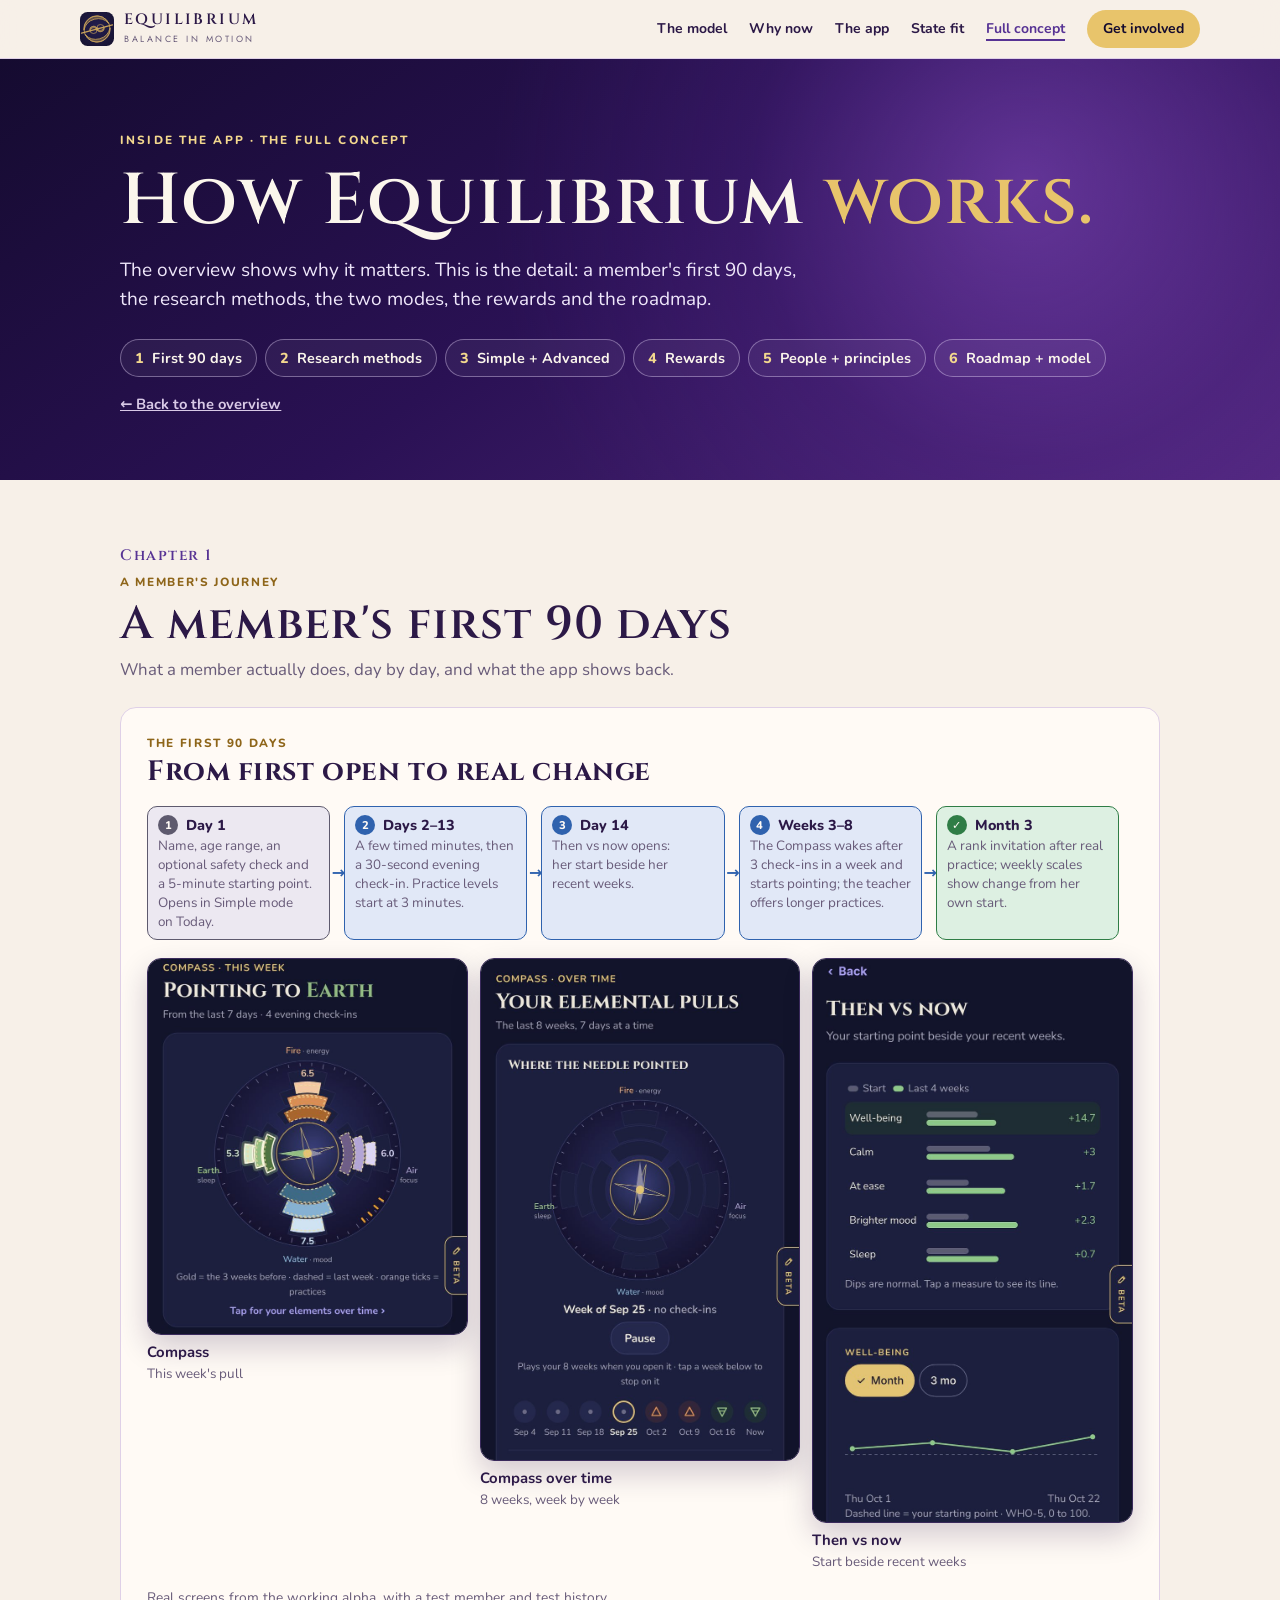
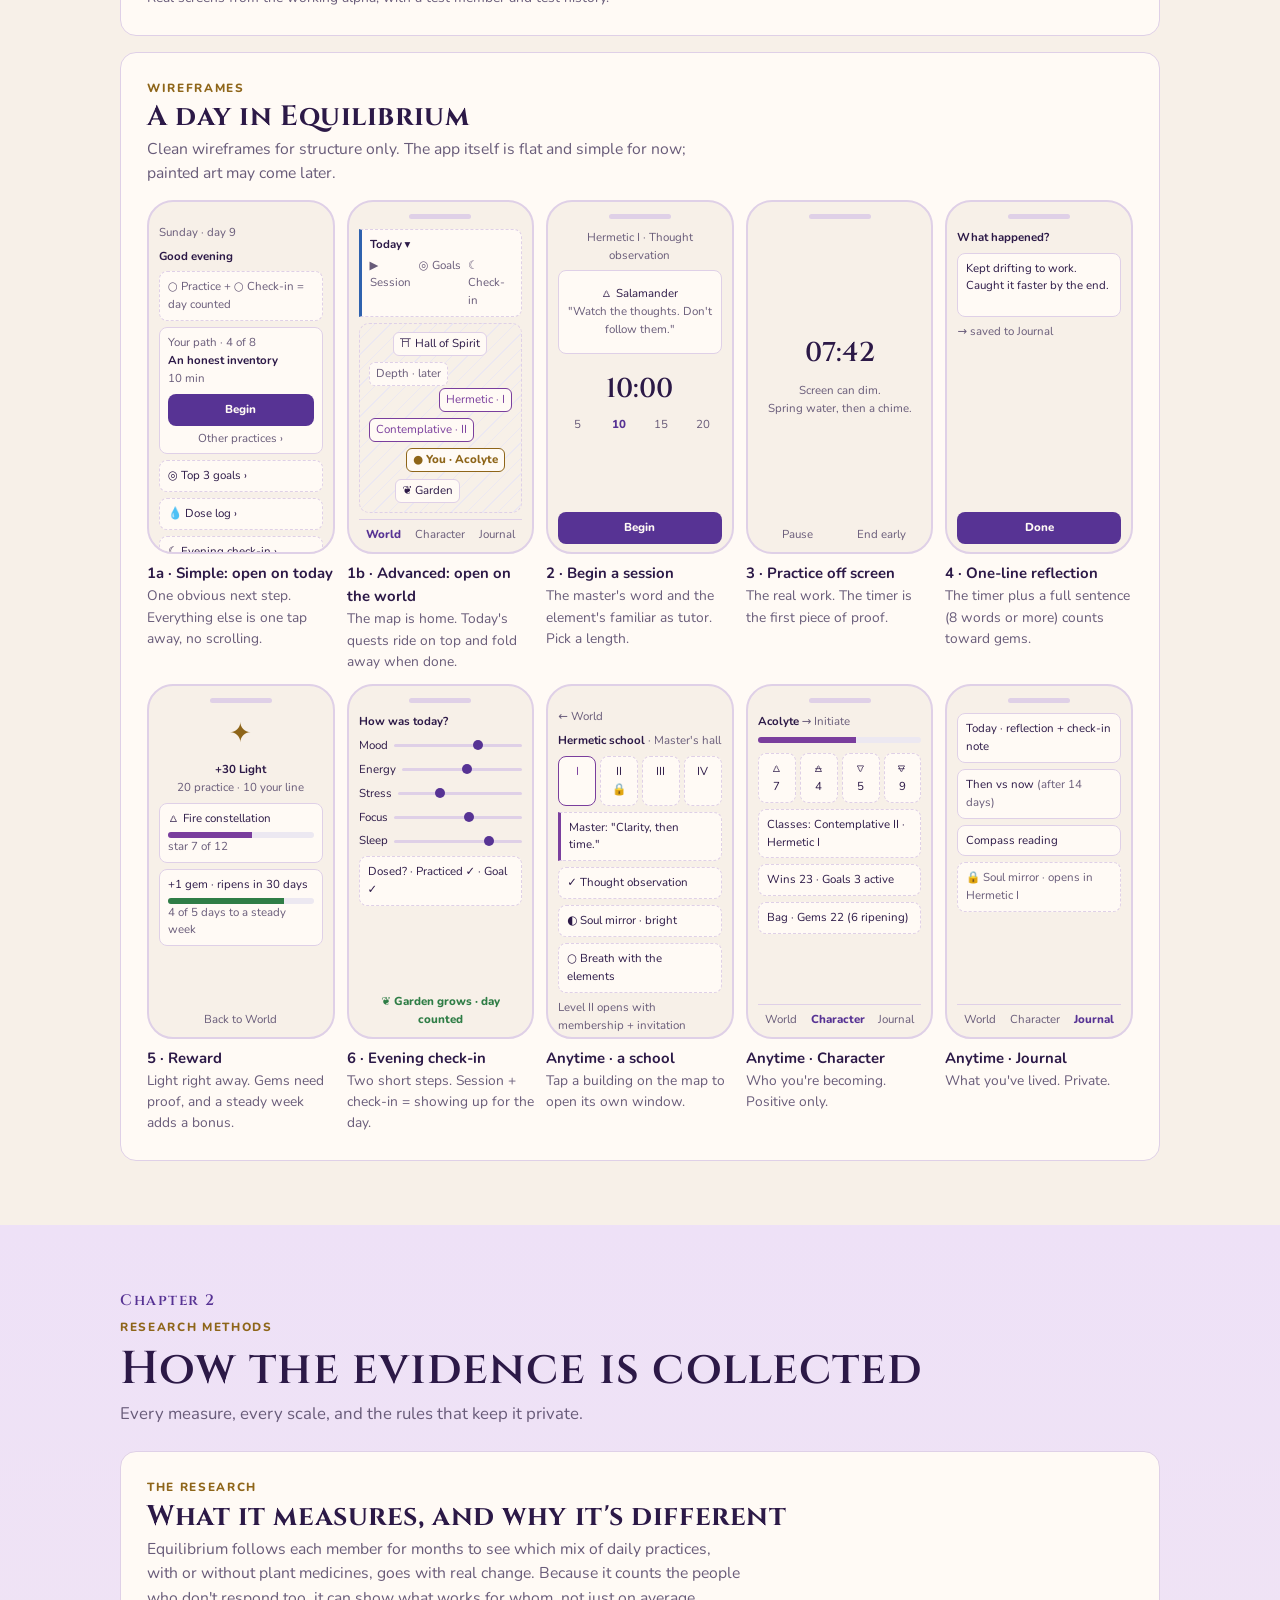
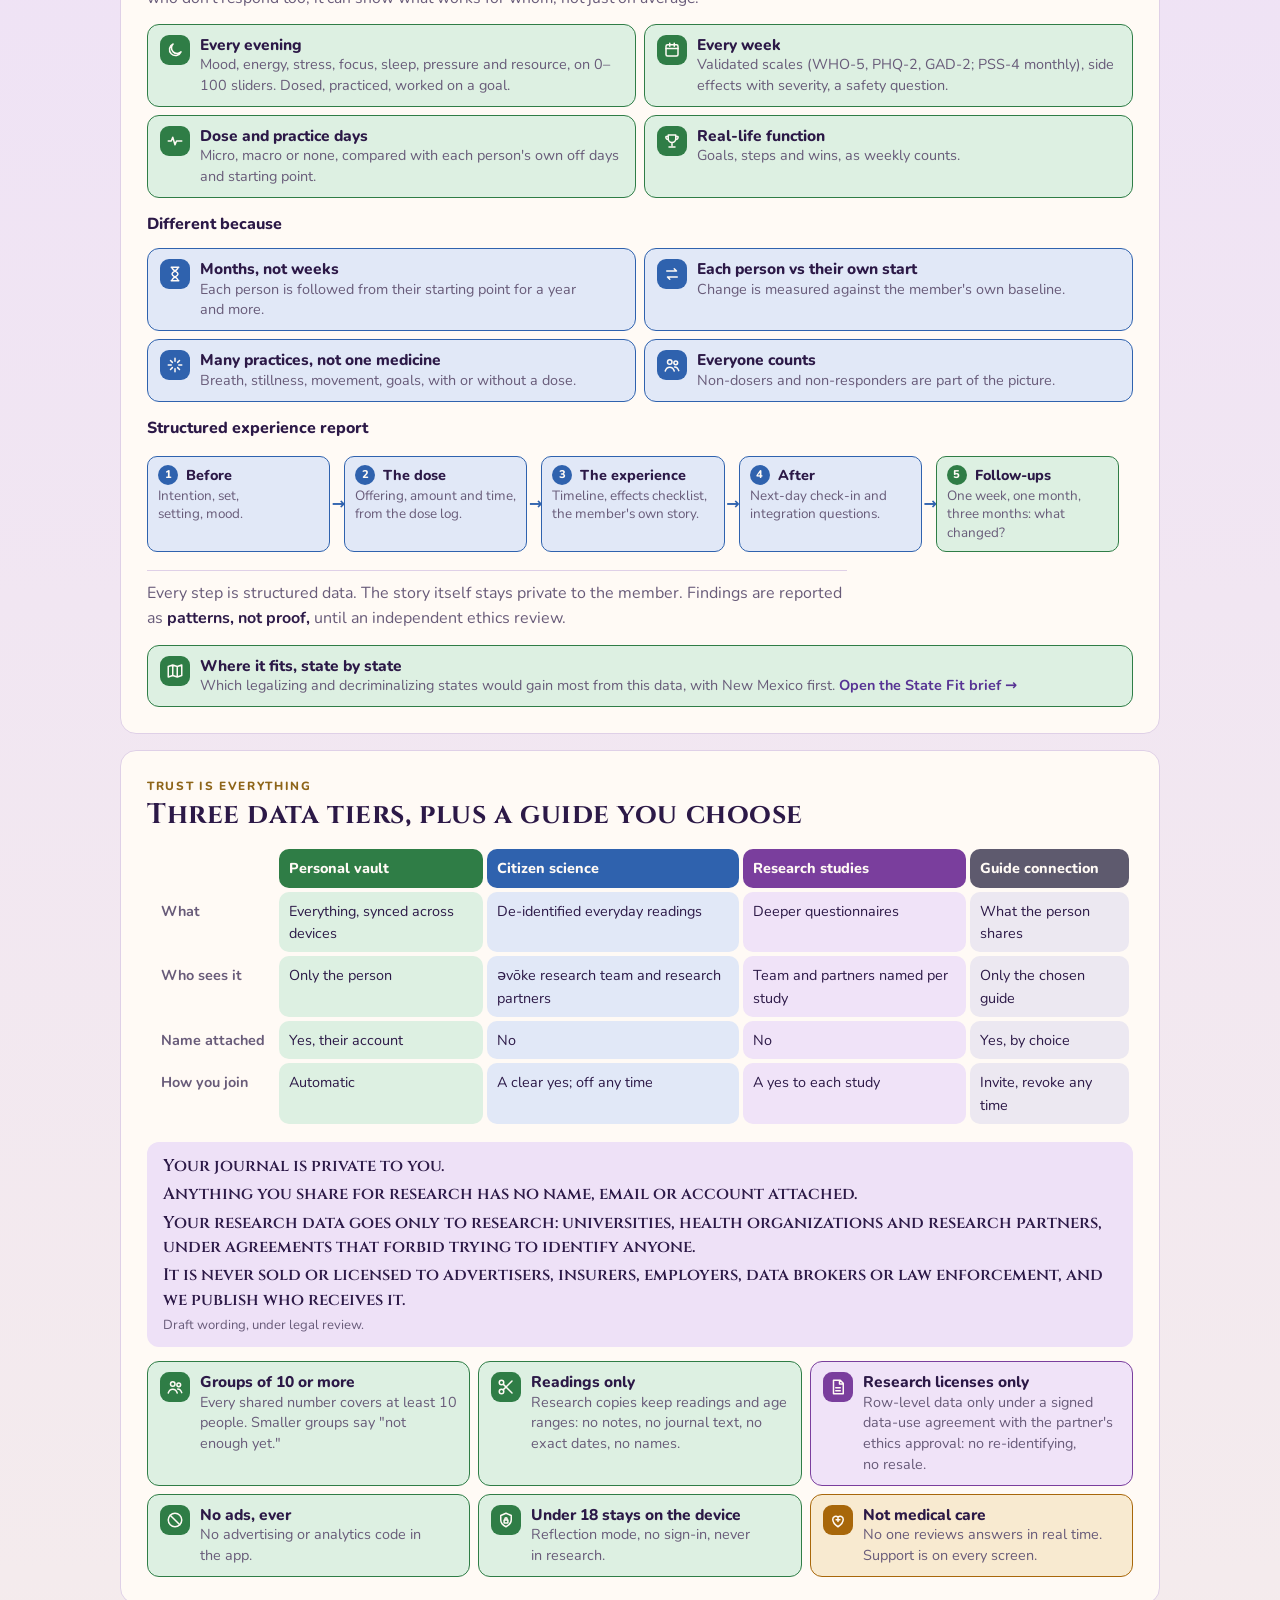
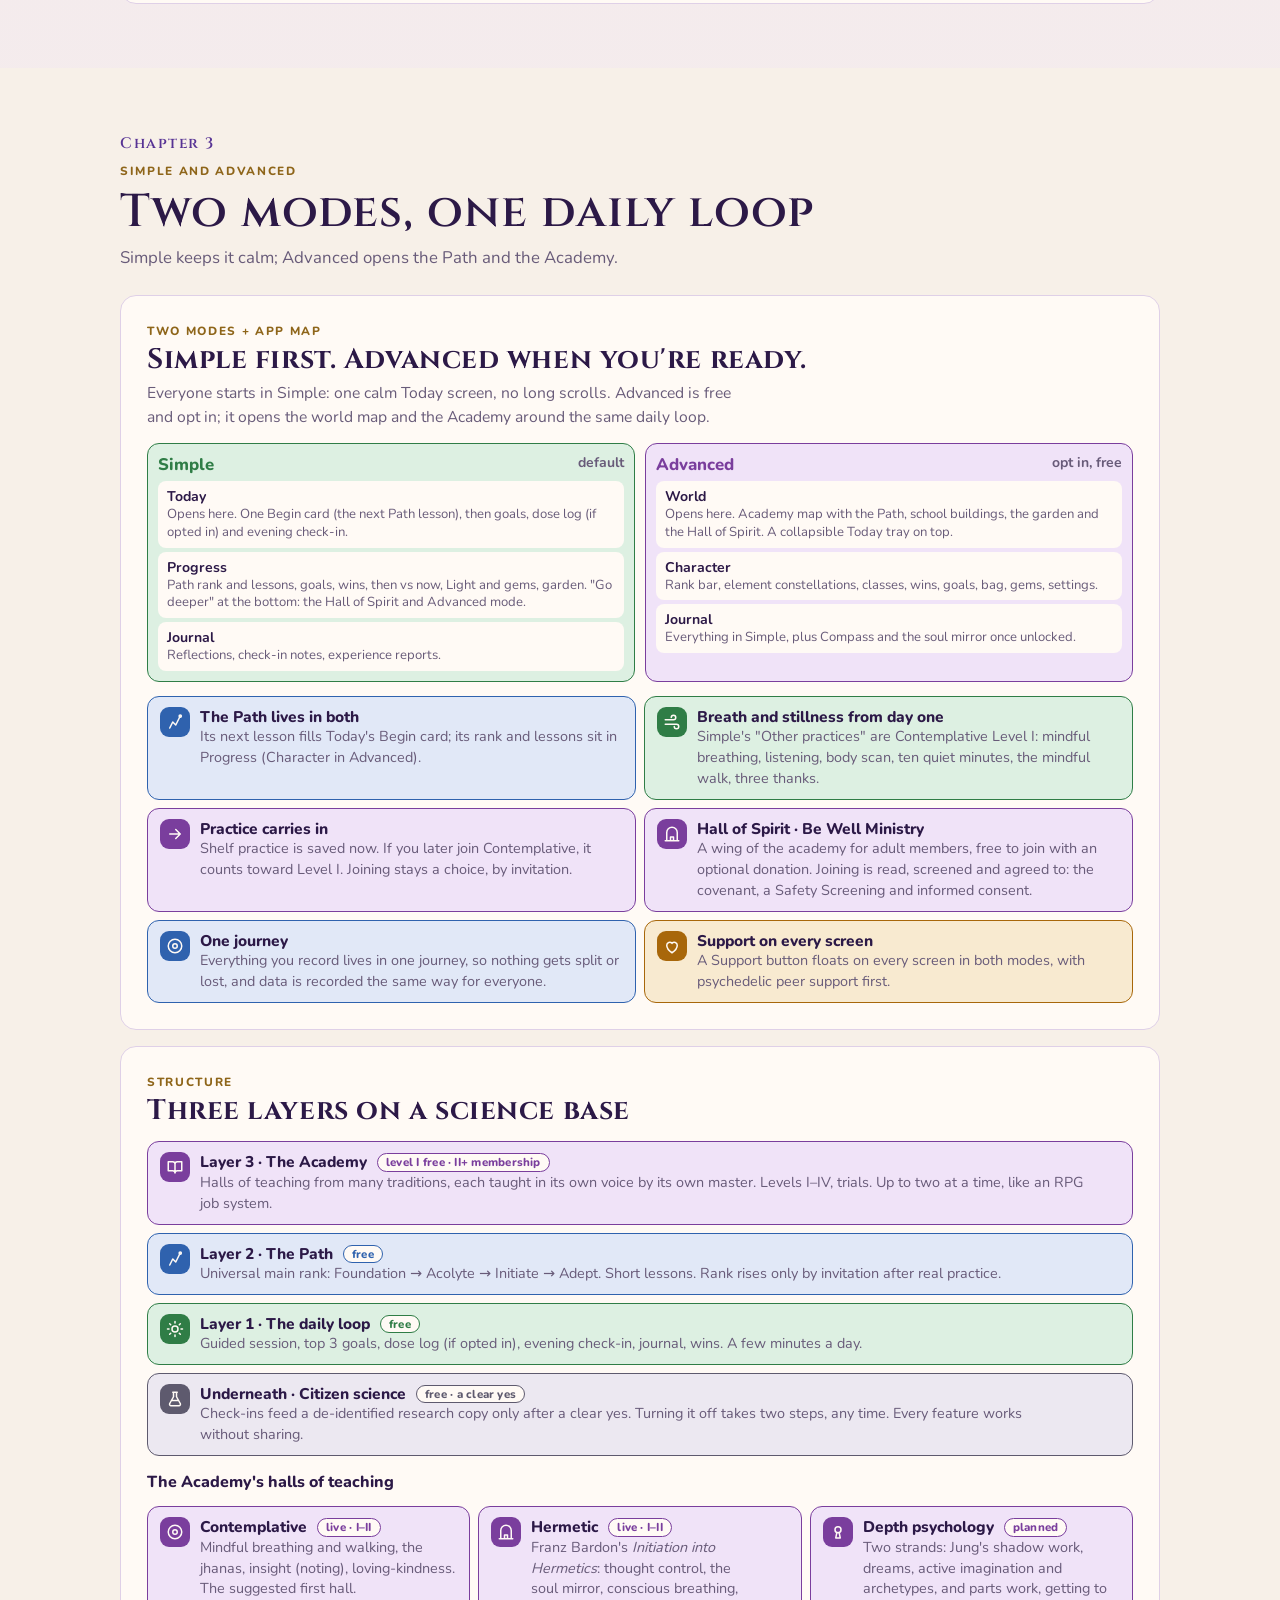
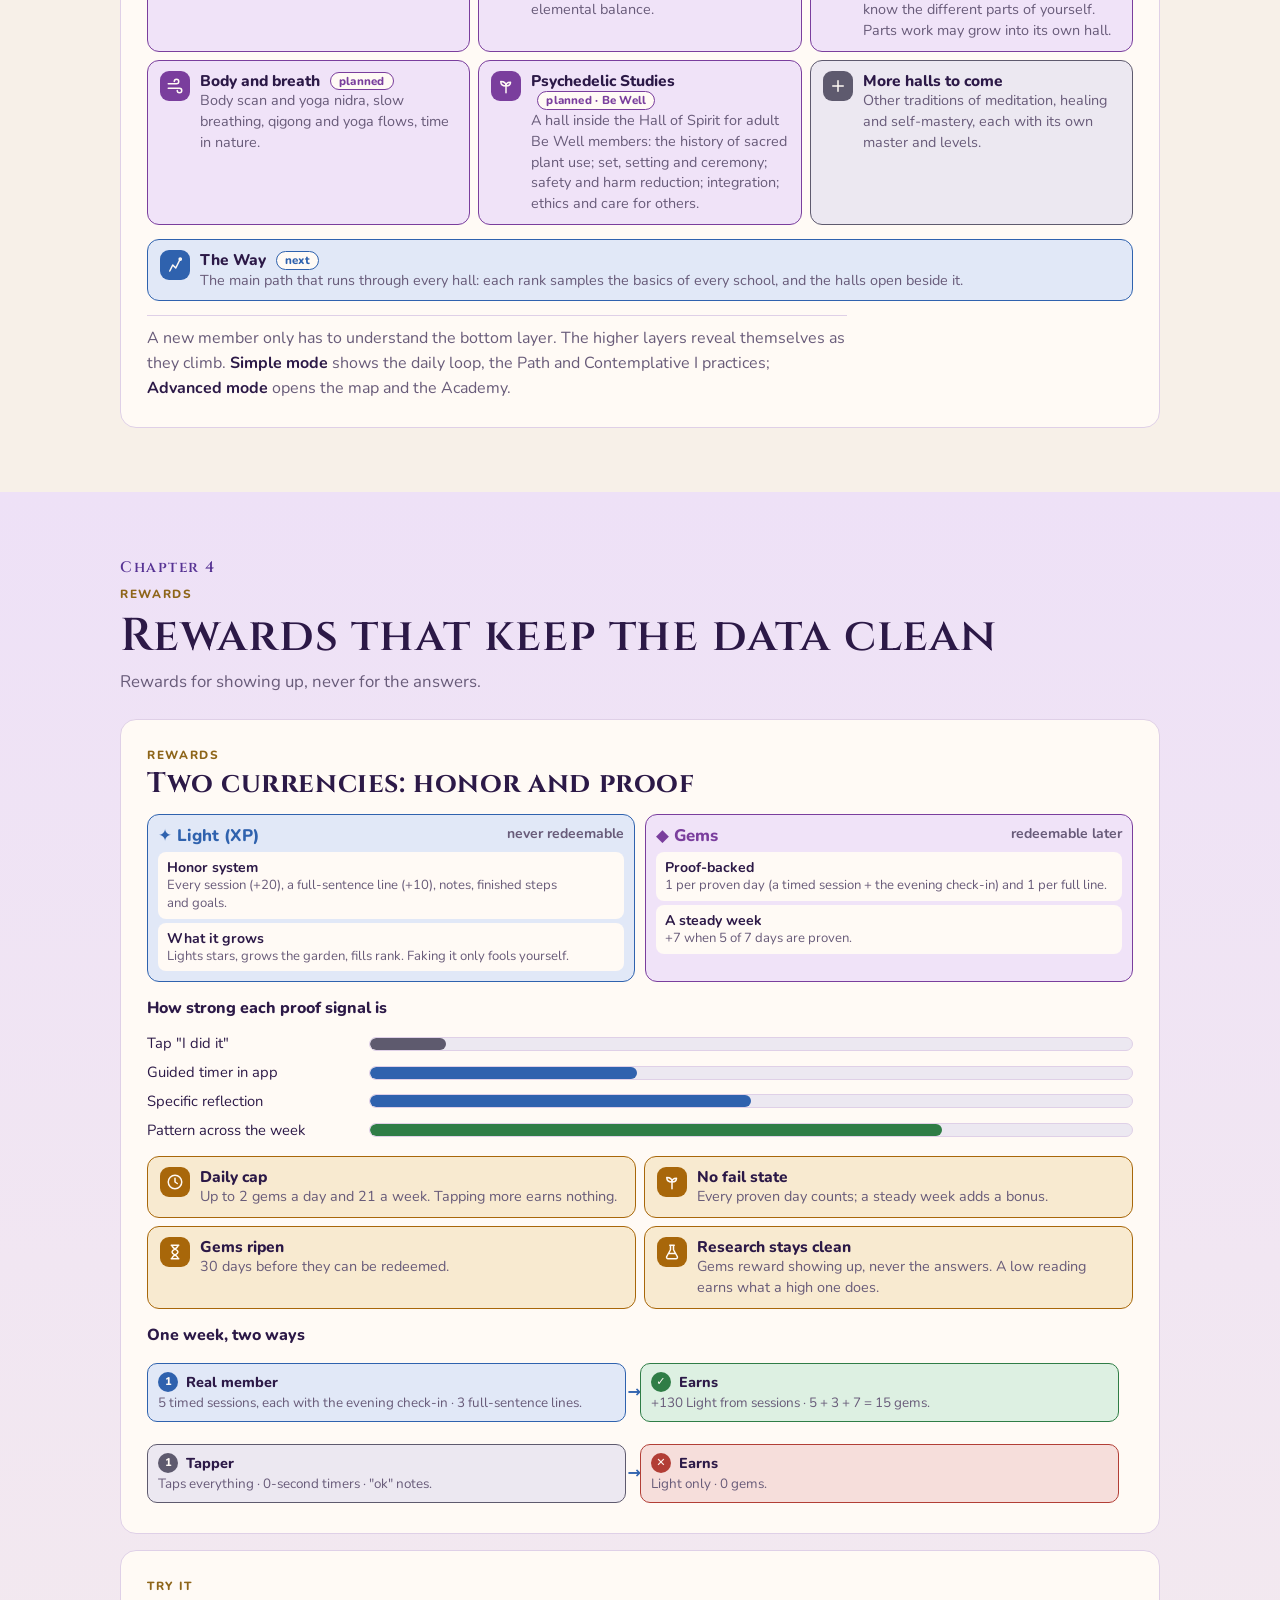
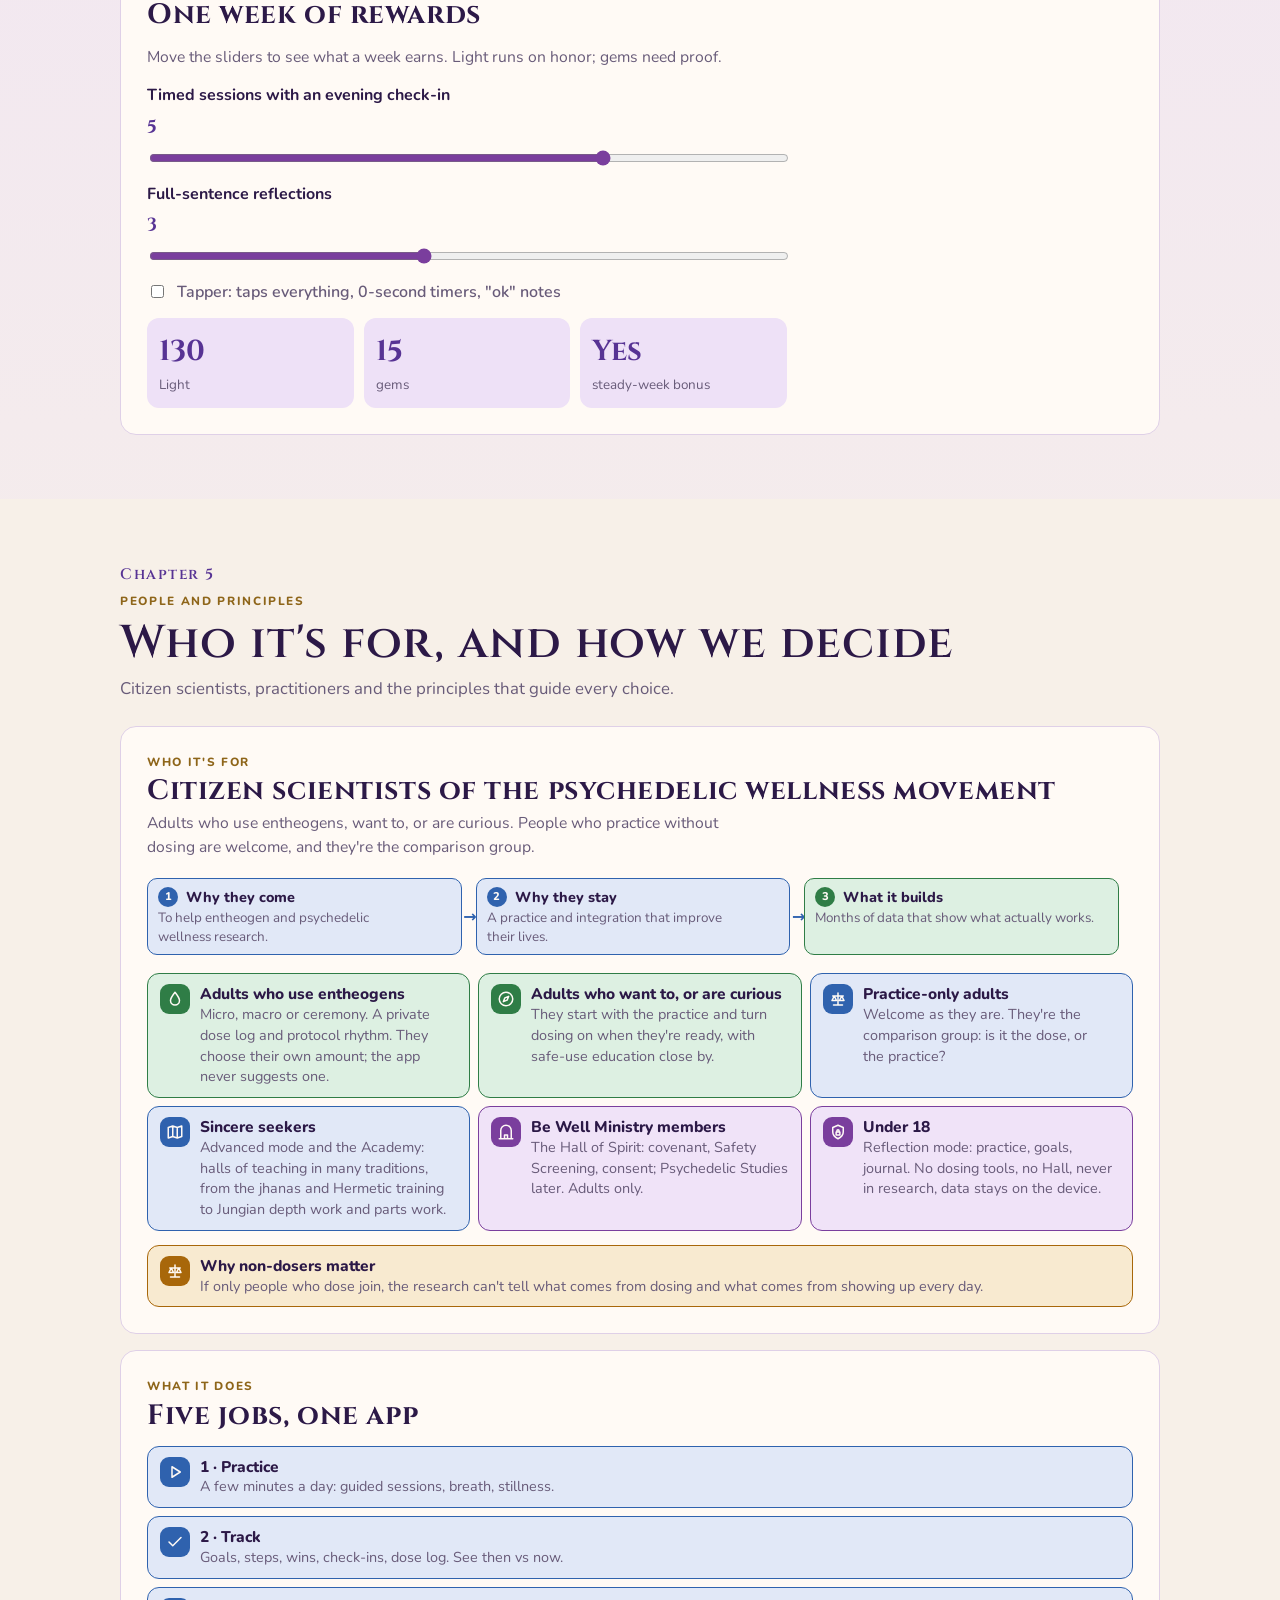
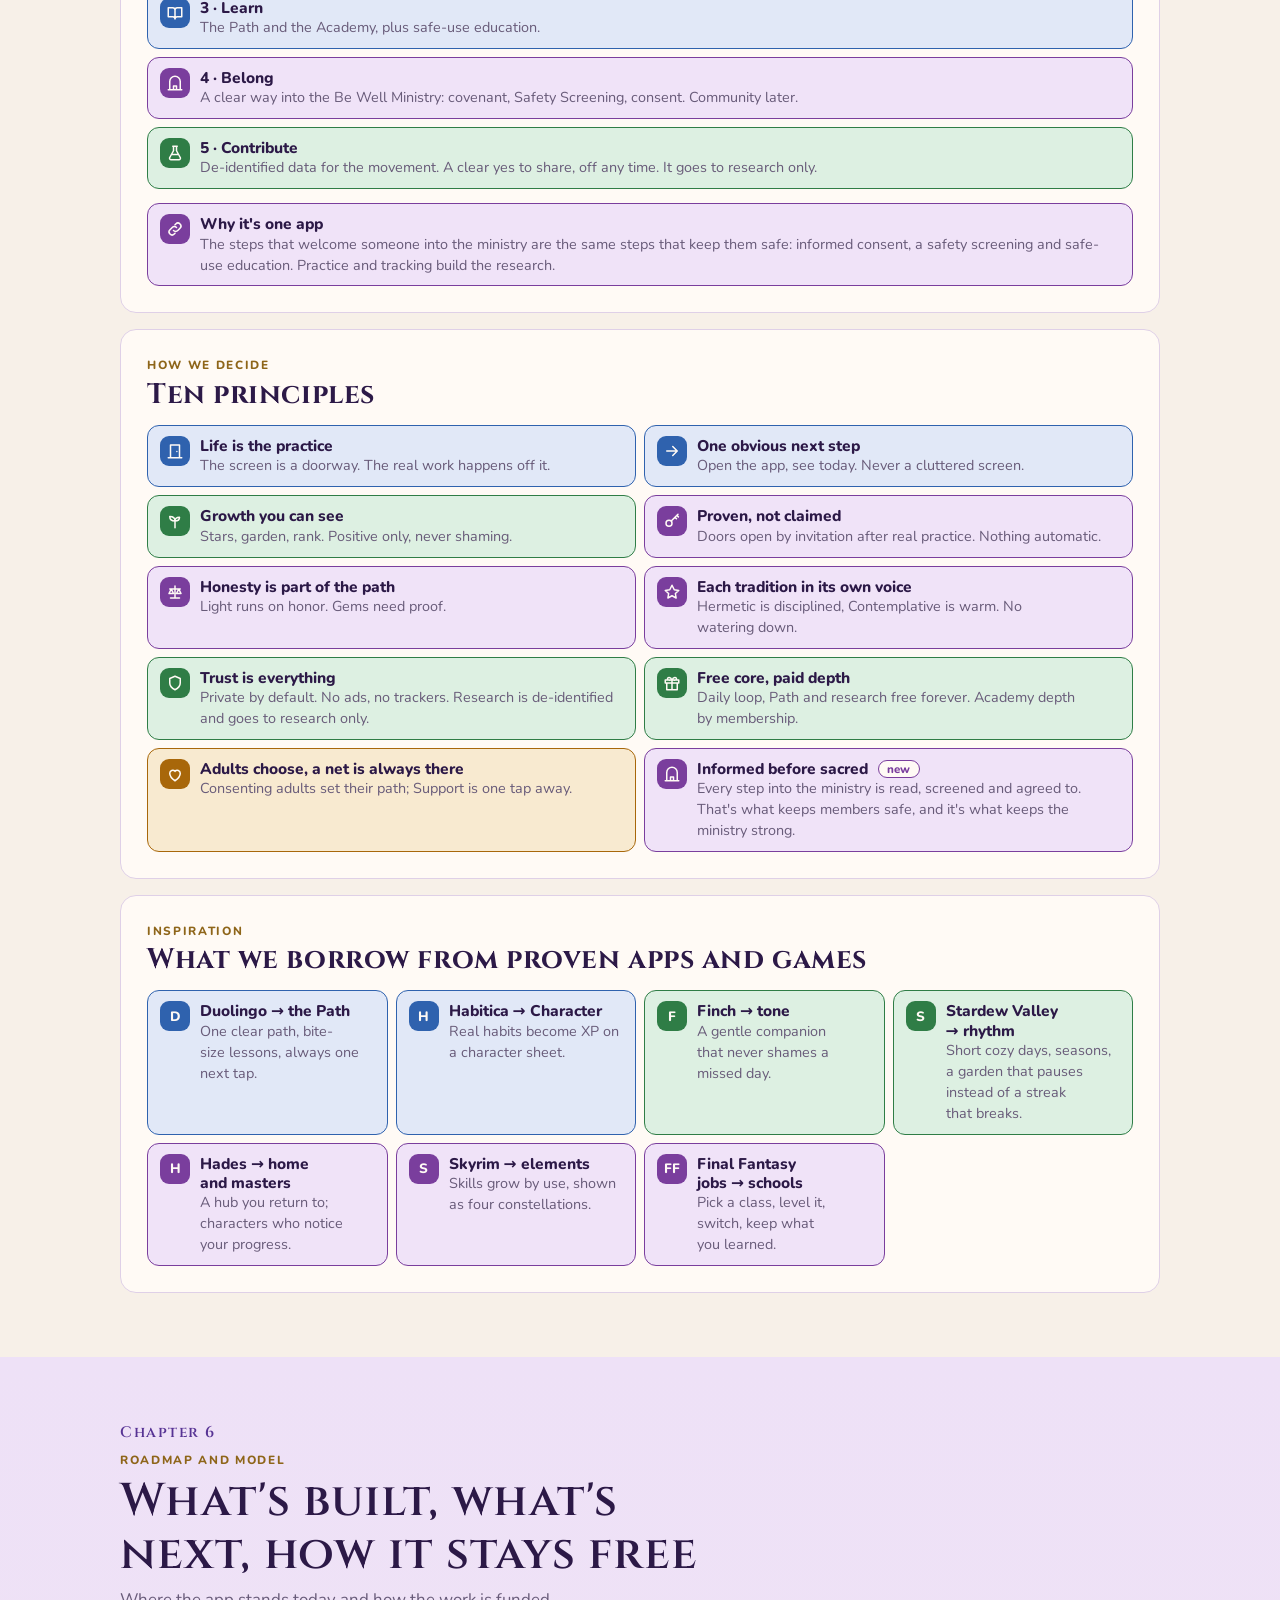
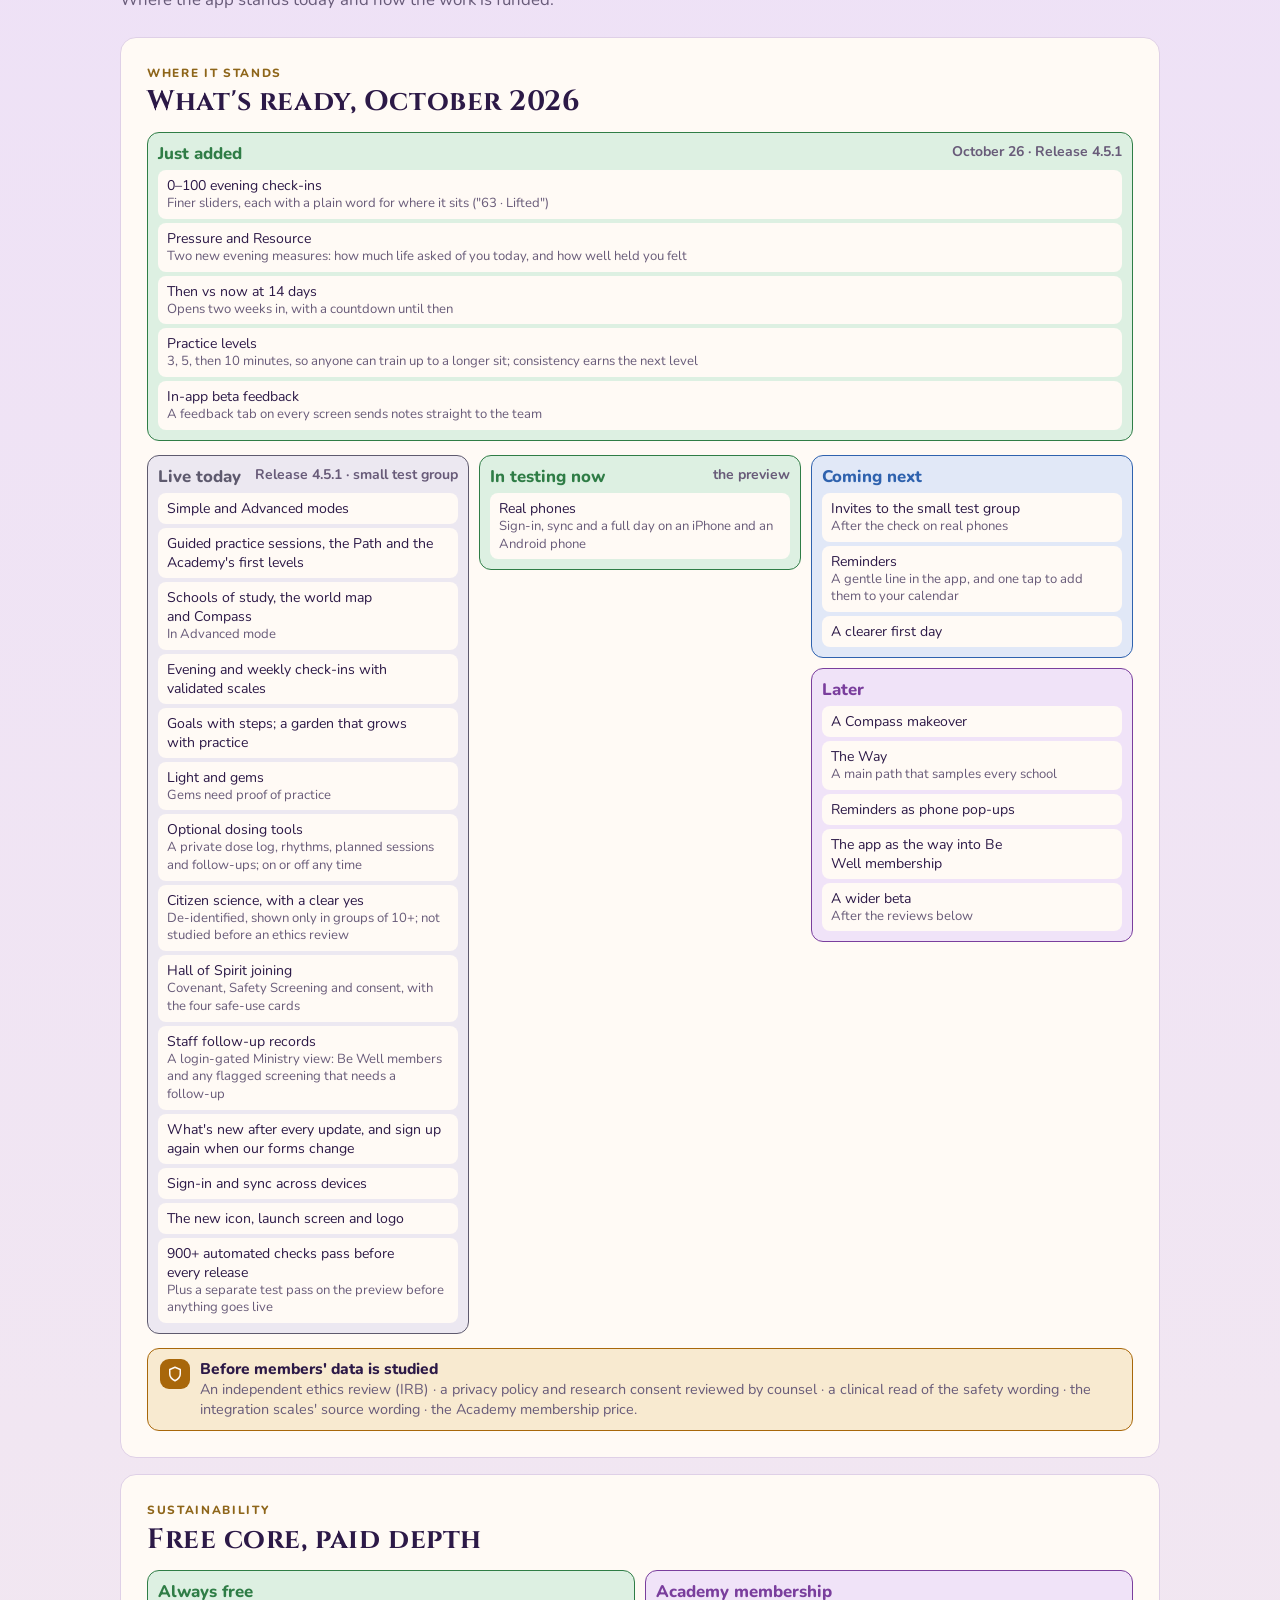
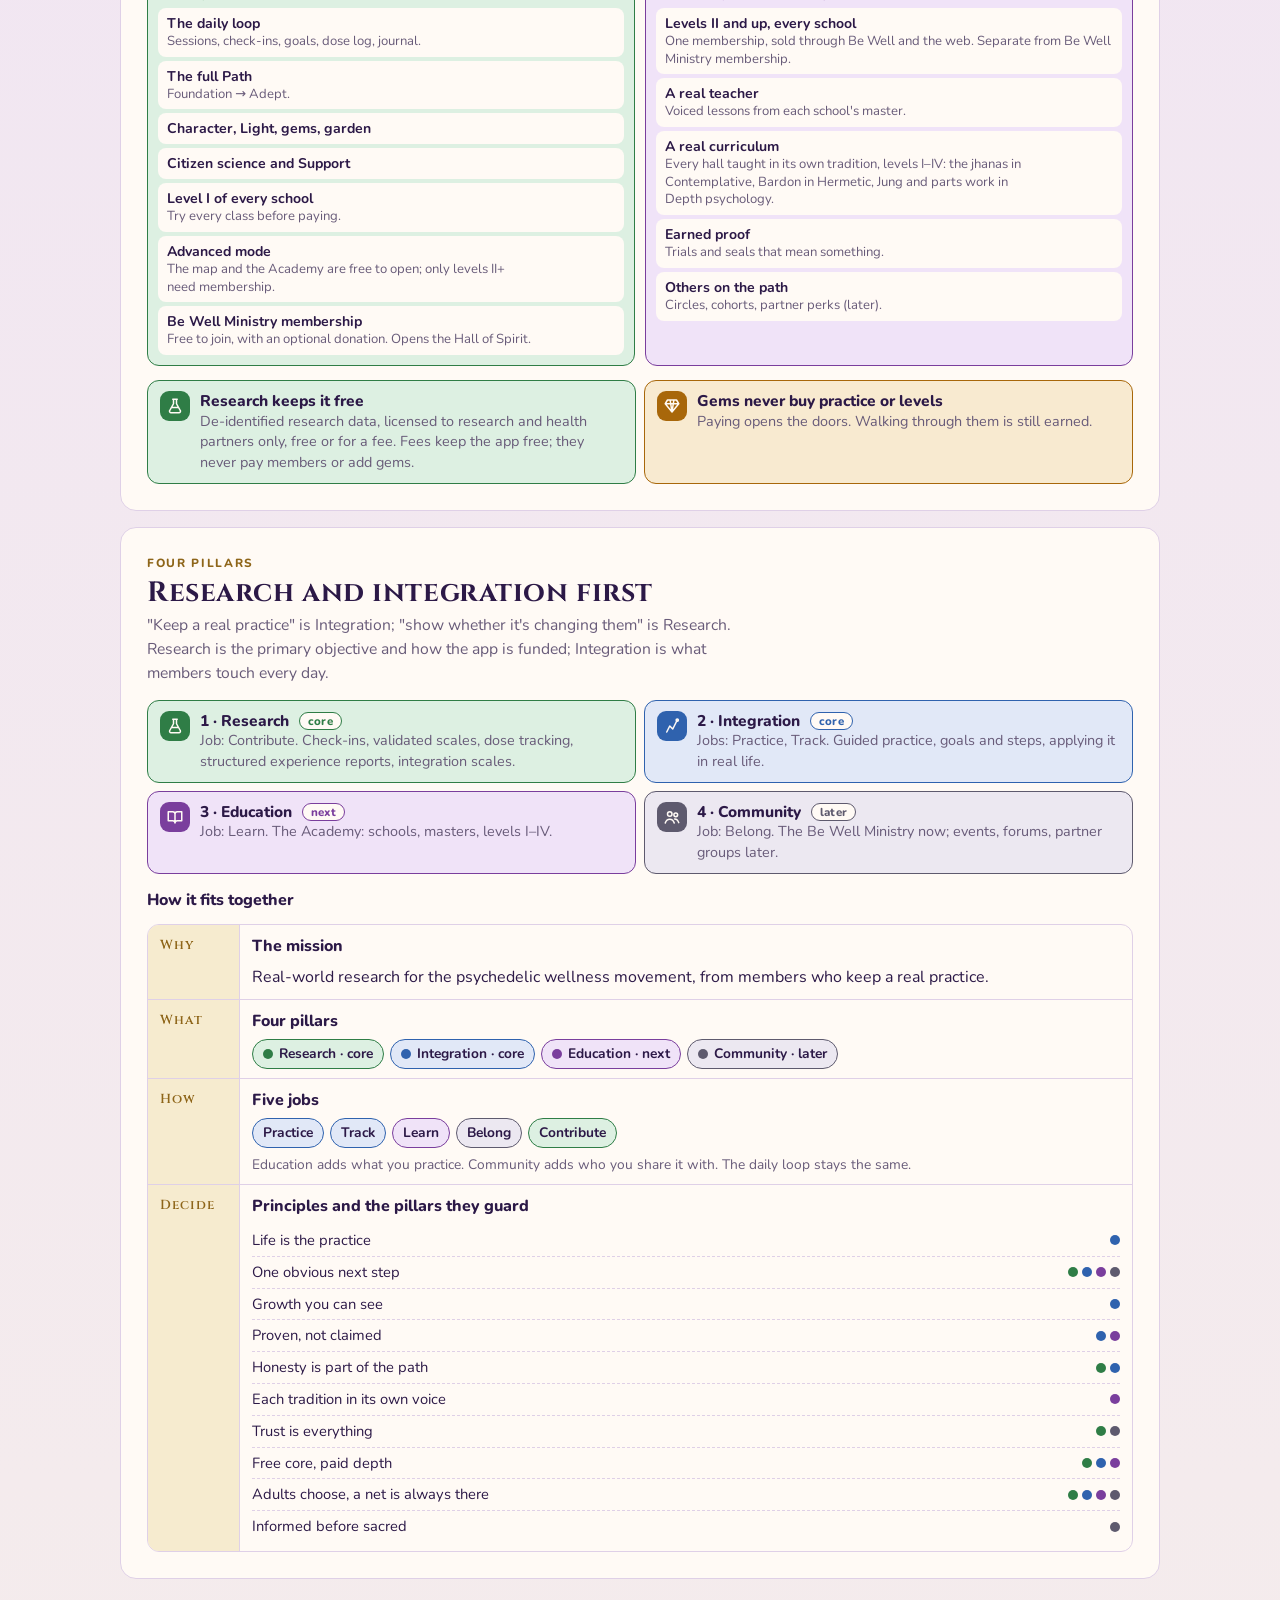
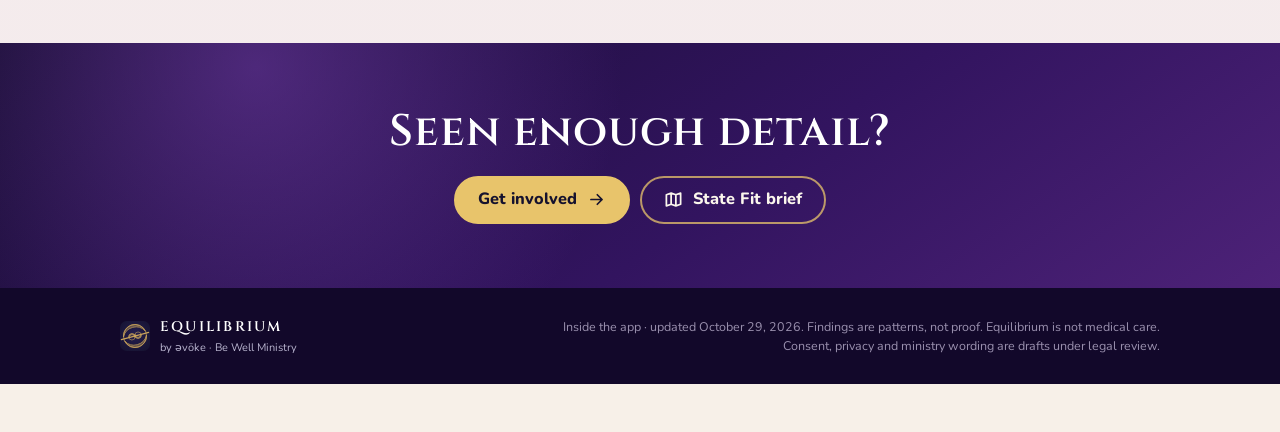
<file: full/index.html>
<!doctype html>
<html lang="en">
<head>
<meta charset="utf-8">
<meta name="viewport" content="width=device-width, initial-scale=1, viewport-fit=cover">
<title>Inside Equilibrium</title>
<meta name="description" content="Equilibrium by ǝvōke: a free daily practice app that helps people keep a real practice, see what changes, and add their experience to psychedelic wellness research.">
<meta property="og:title" content="Equilibrium · concept overview">
<meta property="og:description" content="A daily practice app that helps you keep a real practice, see what changes, and add your experience to psychedelic wellness research.">
<meta property="og:type" content="website">
<meta property="og:url" content="https://cosmopaxus.github.io/equilibrium-concept/full/">
<meta property="og:image" content="https://cosmopaxus.github.io/equilibrium-concept/og-image.jpg">
<meta property="og:image:width" content="1200">
<meta property="og:image:height" content="630">
<meta property="og:image:alt" content="Equilibrium concept overview: the name and the gold Equilibrium mark on night navy">
<meta name="twitter:card" content="summary_large_image">
<meta name="twitter:image" content="https://cosmopaxus.github.io/equilibrium-concept/og-image.jpg">
<link rel="icon" href="../icon.svg" type="image/svg+xml">
<link rel="icon" href="../favicon-32.png" sizes="32x32" type="image/png">
<link rel="apple-touch-icon" href="../apple-touch-icon.png">
<meta name="theme-color" content="#2A1154">
<link rel="stylesheet" href="../skin.css">
<style>
/* Fonts are served from this site, so a visit makes no outside requests (no ads, no trackers). SIL Open Font License: fonts/OFL-*.txt */
@font-face{font-family:"Cinzel";font-style:normal;font-weight:600;font-display:swap;src:url(../fonts/cinzel-500-700.woff2) format("woff2")}
@font-face{font-family:"Cinzel";font-style:normal;font-weight:700;font-display:swap;src:url(../fonts/cinzel-500-700.woff2) format("woff2")}
@font-face{font-family:"Jost";font-style:normal;font-weight:400;font-display:swap;src:url(../fonts/jost-400.woff2) format("woff2")}
@font-face{font-family:"Nunito";font-style:normal;font-weight:400;font-display:swap;src:url(../fonts/nunito-400-800.woff2) format("woff2")}
@font-face{font-family:"Nunito";font-style:normal;font-weight:600;font-display:swap;src:url(../fonts/nunito-400-800.woff2) format("woff2")}
@font-face{font-family:"Nunito";font-style:normal;font-weight:700;font-display:swap;src:url(../fonts/nunito-400-800.woff2) format("woff2")}
@font-face{font-family:"Nunito";font-style:normal;font-weight:800;font-display:swap;src:url(../fonts/nunito-400-800.woff2) format("woff2")}
/* Layout: one concept per framed "plate", like folios in an academy prospectus. Prints one plate per page. */
:root{
  --bg:#F7F0E8; --plate:#FFFAF5; --ink:#2C1947; --muted:#685B79; --line:#DFD0E7;
  --indigo:#573394; --indigo-t:#EEE1F7; --gold:#8E6519; --gold-l:#E8C46B; --gold-t:#F6EBCF;
  --good:#2F7D46; --good-t:#DDF0E2; --proc:#2F62AE; --proc-t:#E1E8F7;
  --rule:#7A3E9D; --rule-t:#F0E3F8; --warn:#A8670A; --warn-t:#F8EAD0; --risk:#B23E36; --risk-t:#F6DEDB;
  --neutral:#5E5A6E; --neutral-t:#ECE8F1;
  --sky1:#150B30; --sky2:#51277E;
  --display:"Cinzel", "Trajan Pro", Georgia, serif;
  --body:"Nunito", "Segoe UI", system-ui, sans-serif;
}
@media (prefers-color-scheme:dark){:root:not([data-theme="light"]){
  --bg:#100822; --plate:#1B1034; --ink:#EEE7F8; --muted:#B5A9CA; --line:#3A2A5C;
  --indigo:#C3A6F2; --indigo-t:#26173F; --gold:#E8C46B; --gold-t:#33261A;
  --good:#6FCB88; --good-t:#173022; --proc:#86AEEF; --proc-t:#1A2647;
  --rule:#D19DEC; --rule-t:#301F45; --warn:#EDB25A; --warn-t:#352812; --risk:#EE8F86; --risk-t:#3A1E22;
  --neutral:#B1AAC2; --neutral-t:#251C38;
  --sky1:#0C0620; --sky2:#3A1A66; color-scheme:dark}}
:root[data-theme="dark"]{
  --bg:#100822; --plate:#1B1034; --ink:#EEE7F8; --muted:#B5A9CA; --line:#3A2A5C;
  --indigo:#C3A6F2; --indigo-t:#26173F; --gold:#E8C46B; --gold-t:#33261A;
  --good:#6FCB88; --good-t:#173022; --proc:#86AEEF; --proc-t:#1A2647;
  --rule:#D19DEC; --rule-t:#301F45; --warn:#EDB25A; --warn-t:#352812; --risk:#EE8F86; --risk-t:#3A1E22;
  --neutral:#B1AAC2; --neutral-t:#251C38;
  --sky1:#0C0620; --sky2:#3A1A66; color-scheme:dark}

*,*::before,*::after{box-sizing:border-box}
body{margin:0;background:var(--bg);color:var(--ink);font:16px/1.55 var(--body);
  padding-left:max(16px,env(safe-area-inset-left,0px));padding-right:max(16px,env(safe-area-inset-right,0px));padding-block:0 48px}
.eqbar{margin-inline:calc(-1*max(16px,env(safe-area-inset-left,0px)))}
.stack{max-width:1040px;margin:0 auto;display:grid;gap:16px}
h1,h2,h3{font-family:var(--display);margin:0;text-wrap:balance;letter-spacing:.02em}
h2{font-size:clamp(1.3rem,3vw,1.75rem);line-height:1.15}
h3{font-size:1.05rem;line-height:1.25}
p{margin:0}
p,li{text-wrap:pretty}
a{color:var(--indigo)}
a:focus-visible{outline:3px solid var(--gold-l);outline-offset:2px;border-radius:6px}
.plate{background:var(--plate);border:1px solid var(--line);border-radius:16px;padding:clamp(16px,2.6vw,26px);display:grid;gap:14px;position:relative;overflow:hidden;scroll-margin-top:16px;min-width:0}
.eyebrow{font-size:.74rem;font-weight:800;letter-spacing:.14em;text-transform:uppercase;color:var(--gold)}
.lede{color:var(--muted);max-width:66ch;font-size:.98rem}
.head{display:grid;gap:4px}
.sub{font-family:var(--body);font-weight:800;font-size:1rem;letter-spacing:0;margin-top:2px}
.take{display:grid;gap:6px;border-top:1px solid var(--line);padding-top:10px;color:var(--muted);max-width:70ch}
.take b{color:var(--ink)}

/* Cover */
.cover{background:radial-gradient(circle at 77% 45%,rgba(143,81,205,.5) 0,rgba(97,46,158,.2) 24%,transparent 46%),linear-gradient(145deg,#150B30 0%,#2A1154 48%,#51277E 100%);color:#FBF6EC;border:0;display:block;container-type:inline-size}
.cover > *:not(.mark){margin-top:16px}.cover > .eyebrow{margin-top:0}
.cover .eyebrow{color:#F3D88E}
.cover h1{font-size:clamp(2rem,6.2cqi,4rem);line-height:1;letter-spacing:.14em;font-weight:600}
.lockup h1{margin-bottom:10px}
.balance{font-family:"Jost","Nunito",system-ui,sans-serif;font-size:clamp(.72rem,1.7cqi,.86rem);letter-spacing:.34em;text-transform:uppercase;color:#B9B5CF}
.cover .tag{font-size:clamp(1.05rem,2.5cqi,1.3rem);max-width:36ch;text-wrap:pretty;color:#E9E3FA}
.cover .motto{text-wrap:pretty;font-size:.95rem;color:#D9D0F5;font-style:italic}
.cover .row{margin-bottom:-10px;font-size:0}.cover .row .pill{margin:0 10px 10px 0}
.pill{display:inline-flex;align-items:center;gap:8px;border-radius:999px;padding:6px 14px;font-weight:700;font-size:.88rem}
.cover .pill{background:rgba(255,255,255,.12);border:1px solid rgba(255,255,255,.25);color:#FBF6EC}
.mark{float:right;position:relative;width:min(34cqi,330px);aspect-ratio:1;margin:0 clamp(0px,2cqi,22px) 6px 0;shape-outside:circle(50%) border-box;shape-margin:clamp(8px,2cqi,18px);pointer-events:none;color:#C8A25A}
.mark svg{display:block;width:100%;height:100%;overflow:visible}
.mark .dash{fill:none;stroke:currentColor;stroke-width:.6;stroke-dasharray:2 2;stroke-opacity:.6}
.mark mask .dr{fill:none;stroke:#fff;stroke-width:4;stroke-dasharray:1 1;stroke-dashoffset:0}
.mark .thin{fill:none;stroke:currentColor;stroke-width:.6;stroke-opacity:.85;stroke-dasharray:1 1;stroke-dashoffset:0}
.mark .form{fill:currentColor;fill-opacity:.2;stroke:currentColor;stroke-width:.9;stroke-linejoin:round;stroke-dasharray:1 1;stroke-dashoffset:0}
.mark .needle{fill:none;stroke:currentColor;stroke-width:1.3;stroke-linecap:round;stroke-dasharray:1 1;stroke-dashoffset:0}
.mark .dot{fill:currentColor;transform-box:fill-box;transform-origin:center}
.mark .ring{transform-box:view-box;transform-origin:50% 50%}
@media(max-width:560px){.mark{float:none;width:min(200px,60cqi);margin:0 auto 4px}.cover{background:radial-gradient(circle at 50% 18%,rgba(143,81,205,.5) 0,transparent 46%),linear-gradient(145deg,#150B30 0%,#2A1154 48%,#51277E 100%)}}
.cover > *:not(.mark){position:relative;max-width:560px}

/* Section links */
.toc{position:sticky;top:var(--barh,57px);z-index:15;display:flex;gap:8px;align-items:center;min-width:0;background:var(--bg);padding:8px 0;border-bottom:1px solid var(--line)}
.toc-links{display:flex;gap:6px;flex:1;min-width:0;overflow-x:auto;scrollbar-width:none;-webkit-mask-image:linear-gradient(90deg,#000 90%,transparent);mask-image:linear-gradient(90deg,#000 90%,transparent);padding-right:24px}
.toc-links::-webkit-scrollbar{display:none}
.toc-pins{display:flex;gap:6px;flex:none}
.toc a{flex:none;white-space:nowrap;display:inline-flex;align-items:baseline;gap:6px;text-decoration:none;color:var(--indigo);background:var(--plate);border:1px solid var(--line);border-radius:999px;padding:4px 11px;font-weight:700;font-size:.85rem}
.toc a span{color:var(--gold);font-size:.74rem;font-weight:800;font-variant-numeric:tabular-nums}
.toc a:hover{border-color:var(--indigo)}
.toc a svg{width:14px;height:14px;align-self:center;stroke:currentColor;fill:none;stroke-width:2.2;stroke-linecap:round;stroke-linejoin:round}
.toc a.toc-state{background:var(--indigo);border-color:var(--indigo);color:var(--plate)}
.toc a.toc-state:hover{filter:brightness(1.1)}
@media(max-width:560px){.toc a.toc-cta{display:none}}
.plate{scroll-margin-top:130px}
.feature{border:2px solid var(--indigo);background:var(--indigo-t)}
.feature .cards a.card{text-decoration:none;color:inherit}
.feature .cards a.card:hover{filter:brightness(.97)}
.feature-btn{justify-self:start;display:inline-flex;align-items:center;gap:10px;min-height:46px;border-radius:999px;padding:10px 20px;font-weight:800;text-decoration:none;background:var(--indigo);color:var(--plate)}
.feature-btn svg{width:18px;height:18px;stroke:currentColor;fill:none;stroke-width:2.2;stroke-linecap:round;stroke-linejoin:round}
.fitrow{display:flex;flex-wrap:wrap;gap:10px;align-items:center;color:#E2DBF6;font-size:.95rem}

/* Cards */
.cards{display:grid;gap:8px}
.cards.c2{grid-template-columns:repeat(auto-fit,minmax(min(340px,100%),1fr))}
.cards.c3{grid-template-columns:repeat(auto-fit,minmax(min(280px,100%),1fr))}
.cards.c4{grid-template-columns:repeat(auto-fit,minmax(min(210px,100%),1fr))}
.card{display:flex;gap:10px;align-items:flex-start;padding:10px 12px;border-radius:12px;background:var(--t);border:1px solid var(--c);min-width:0}
.ic{flex:none;width:30px;height:30px;border-radius:9px;background:var(--c);display:grid;place-items:center;color:var(--plate);font-weight:800;font-size:.85rem}
.ic svg{width:18px;height:18px;stroke:var(--plate);fill:none;stroke-width:2;stroke-linecap:round;stroke-linejoin:round}
.card h3{font-family:var(--body);font-weight:800;font-size:.97rem;letter-spacing:0}
.card p{color:var(--muted);font-size:.9rem;line-height:1.45}
.card .badge{display:inline-block;margin-left:6px;font-size:.72rem;font-weight:800;padding:1px 8px;border-radius:999px;background:var(--plate);color:var(--c);border:1px solid var(--c);vertical-align:1px;letter-spacing:.02em}
.good{--c:var(--good);--t:var(--good-t)} .proc{--c:var(--proc);--t:var(--proc-t)} .rule{--c:var(--rule);--t:var(--rule-t)}
.warn{--c:var(--warn);--t:var(--warn-t)} .risk{--c:var(--risk);--t:var(--risk-t)} .neut{--c:var(--neutral);--t:var(--neutral-t)}
.gold{--c:var(--gold);--t:var(--gold-t)}

/* Mission */
.mission{background:var(--good-t);border:1px solid var(--good);border-radius:12px;padding:14px 16px;display:grid;gap:6px}
.mission .eyebrow{color:var(--good)}
.mission p.m{font-family:var(--display);font-size:clamp(1.08rem,2.4vw,1.35rem);line-height:1.4;max-width:46ch}
.mission p.e{color:var(--muted);font-style:italic}

/* Steps */
.steps{display:grid;gap:0;grid-template-columns:repeat(auto-fit,minmax(140px,1fr));align-items:stretch}
.step{display:grid;grid-template-columns:auto 1fr;column-gap:8px;row-gap:2px;align-content:start;padding:8px 10px;border-radius:10px;background:var(--proc-t);border:1px solid var(--proc);position:relative;margin:4px 14px 4px 0;min-width:0}
.step .n{width:20px;height:20px;border-radius:50%;background:var(--proc);color:var(--plate);display:grid;place-items:center;font-weight:800;font-size:.7rem;align-self:center}
.step h3{font-family:var(--body);font-weight:800;font-size:.9rem;letter-spacing:0;align-self:center}
.step p{grid-column:1/-1;color:var(--muted);font-size:.84rem;line-height:1.4}
.step::after{content:"→";position:absolute;right:-16px;top:50%;transform:translateY(-50%);color:var(--proc);font-weight:800}
.step:last-child::after{content:none}
.step.final{background:var(--good-t);border-color:var(--good)} .step.final .n{background:var(--good)}
.step.bad{background:var(--risk-t);border-color:var(--risk)} .step.bad .n{background:var(--risk)}
.step.plain{background:var(--neutral-t);border-color:var(--neutral)} .step.plain .n{background:var(--neutral)}
@media(max-width:620px){.steps{grid-template-columns:1fr}.step{margin:0 0 14px}.step::after{content:"↓";right:auto;left:50%;top:auto;bottom:-17px;transform:translateX(-50%)}.steps .step:last-child{margin-bottom:0}}

/* Columns */
.cols{display:grid;gap:10px;grid-template-columns:repeat(auto-fit,minmax(240px,1fr))}
.col{border-radius:12px;border:1px solid var(--c);background:var(--t);padding:10px;display:grid;gap:6px;align-content:start;min-width:0}
.col h3{font-family:var(--body);font-weight:800;letter-spacing:0;color:var(--c);display:flex;justify-content:space-between;gap:8px}
.col h3 small{font-weight:700;color:var(--muted)}
.col ul{margin:0;padding:0;list-style:none;display:grid;gap:4px}
.col li{background:var(--plate);border-radius:8px;padding:6px 9px;font-size:.88rem;line-height:1.35}
.col li b{display:block}
.col li small{display:block;color:var(--muted);font-size:.82rem}

/* How it fits */
.fit{display:grid;border:1px solid var(--line);border-radius:12px;overflow:hidden}
.fit-row{display:grid;grid-template-columns:92px minmax(0,1fr);border-bottom:1px solid var(--line)}
.fit-row:last-child{border-bottom:none}
.fit-k{padding:10px 12px;font-family:var(--display);font-size:.82rem;letter-spacing:.08em;color:var(--gold);background:var(--gold-t);border-right:1px solid var(--line)}
.fit-v{padding:9px 12px;display:grid;gap:6px;min-width:0}
.fit-v b{font-weight:800}
.chips{display:flex;flex-wrap:wrap;gap:6px}
.chip{display:inline-flex;align-items:center;gap:6px;font-size:.86rem;font-weight:700;padding:3px 10px;border:1.5px solid var(--c);border-radius:999px;background:var(--t);color:var(--ink)}
.dot{display:inline-block;width:10px;height:10px;border-radius:50%;background:var(--c)}
.plist{list-style:none;margin:0;padding:0;display:grid}
.plist li{display:flex;justify-content:space-between;gap:10px;padding:4px 0;border-bottom:1px dashed var(--line);font-size:.92rem}
.plist li:last-child{border-bottom:none}
.plist .dots{display:inline-flex;gap:4px;align-items:center}
@media(max-width:520px){.fit-row{grid-template-columns:1fr}.fit-k{border-right:none;border-bottom:1px solid var(--line);padding:8px 14px}}

/* Bars */
.bars{display:grid;gap:6px}
.bar-row{display:grid;grid-template-columns:minmax(0,210px) 1fr;gap:12px;align-items:center;font-size:.92rem}
.bar{height:14px;border-radius:999px;background:var(--neutral-t);overflow:hidden;border:1px solid var(--line)}
.bar i{display:block;height:100%;border-radius:999px}
@media(max-width:520px){.bar-row{grid-template-columns:1fr;gap:4px}}

/* Tiers table */
.tiers{overflow-x:auto}
.tiers table{border-collapse:separate;border-spacing:4px;width:100%;min-width:640px;font-size:.9rem}
.tiers th,.tiers td{padding:8px 10px;border-radius:10px;text-align:left;vertical-align:top}
.tiers thead th{color:var(--plate);font-weight:800}
.tiers tbody th{color:var(--muted);font-weight:700;background:transparent;white-space:nowrap}
.tiers td{background:var(--t)}
.promise{background:var(--indigo-t);border-radius:12px;padding:12px 16px;display:grid;gap:4px;font-family:var(--display);font-size:clamp(.95rem,2vw,1.05rem);color:var(--ink);line-height:1.45}
.promise small{font-family:var(--body);font-size:.82rem;color:var(--muted)}

/* Phones (wireframes) */
.phones{display:grid;grid-template-columns:repeat(auto-fill,minmax(180px,1fr));gap:12px}
figure{margin:0;display:grid;gap:8px;align-content:start}
figcaption{font-size:.86rem;color:var(--muted)}
figcaption b{color:var(--ink);display:block;font-size:.93rem}
.phone{aspect-ratio:9/17;max-width:100%;border:2px solid var(--line);border-radius:26px;background:var(--bg);padding:12px 10px 8px;display:flex;flex-direction:column;gap:6px;font-size:.72rem;overflow:hidden}
.phone .notch{width:38%;height:5px;border-radius:3px;background:var(--line);margin:0 auto 4px}
.wf{border:1px dashed var(--line);border-radius:8px;padding:6px 8px;background:var(--plate)}
.wf.solid{border-style:solid}
.wf.blue{border-left:3px solid var(--proc);border-radius:0 8px 8px 0}
.wf.purple{border-left:3px solid var(--rule);border-radius:0 8px 8px 0}
.map{flex:1;position:relative;border:1px dashed var(--line);border-radius:10px;background:repeating-linear-gradient(135deg,transparent 0 10px,var(--neutral-t) 10px 11px)}
.spot{position:absolute;background:var(--plate);border:1px solid var(--line);border-radius:6px;padding:2px 6px;white-space:nowrap}
.spot.lit{border-color:var(--rule);color:var(--rule)}
.spot.mist{color:var(--muted);border-style:dashed}
.spot.you{border-color:var(--gold);color:var(--gold);font-weight:800}
.tabs{display:flex;justify-content:space-around;border-top:1px solid var(--line);padding-top:6px;margin-top:auto;color:var(--muted)}
.tabs .on{color:var(--indigo);font-weight:800}
.btn{background:var(--indigo);color:var(--plate);text-align:center;border-radius:8px;padding:7px;font-weight:800}
.big{font-size:1.7rem;text-align:center;font-variant-numeric:tabular-nums;font-family:var(--display)}
.slider{display:flex;align-items:center;gap:6px}
.slider .t{flex:1;height:3px;background:var(--line);position:relative;border-radius:2px}
.slider .t i{position:absolute;top:-4px;width:10px;height:10px;border-radius:50%;background:var(--indigo)}
.center{text-align:center}
.muted{color:var(--muted)}
.lvl{height:6px;border-radius:3px;background:var(--neutral-t);overflow:hidden}.lvl i{display:block;height:100%;background:var(--rule)}
.prow{display:flex;gap:4px}.prow>*{flex:1}

.foot{text-align:center;color:var(--muted);font-size:.86rem;display:grid;gap:4px}
.foot a{font-weight:700}

/* Invest or collaborate: gold buttons on night, the same night as the cover */
.cta-btn{display:inline-flex;align-items:center;justify-content:center;gap:10px;min-height:48px;border-radius:999px;padding:11px 22px;font-weight:800;font-size:1.02rem;line-height:1.2;text-decoration:none;background:#E8C46B;color:#15122E;border:2px solid #E8C46B;cursor:pointer;font-family:var(--body)}
.cta-btn:hover{background:#F3D88E;border-color:#F3D88E}
.cta-btn:focus-visible{outline:3px solid #FBF6EC;outline-offset:3px}
.cta-btn svg{flex:none;width:19px;height:19px;stroke:currentColor;fill:none;stroke-width:2.2;stroke-linecap:round;stroke-linejoin:round}
.cta-btn.ghost{background:transparent;color:#FBF6EC;border-color:rgba(232,196,107,.75)}
.cta-btn.ghost:hover{background:rgba(232,196,107,.16)}
.cover .cta-row{display:flex;flex-wrap:wrap;gap:10px;margin-top:26px}
.toc a.toc-cta{background:#E8C46B;border-color:#C8A25A;color:#15122E}
.toc a.toc-cta span{color:#15122E}
.toc a.toc-cta:hover{background:#F3D88E}
.connect{background:radial-gradient(circle at 20% 10%,rgba(128,68,187,.48),transparent 35%),linear-gradient(145deg,#170D31,#32145F 58%,#4D2278);color:#FBF6EC;border:2px solid #C8A25A;gap:18px}
.connect .eyebrow{color:#F3D88E}
.connect h2{font-size:clamp(1.8rem,4.6vw,2.7rem);color:#FBF6EC}
.connect .lede{color:#E2DBF6;font-size:1.05rem}
.ways{display:grid;gap:12px;grid-template-columns:repeat(auto-fit,minmax(min(300px,100%),1fr))}
.way{border-radius:14px;padding:18px;display:grid;gap:12px;align-content:start;background:rgba(255,255,255,.06);border:1px solid rgba(255,255,255,.22);min-width:0}
.way h3{font-family:var(--body);font-weight:800;font-size:1.2rem;letter-spacing:0;color:#FBF6EC;display:flex;gap:10px;align-items:center}
.way .ic{background:#E8C46B}.way .ic svg{stroke:#15122E}
.way p,.way li{color:#E2DBF6;font-size:.95rem;line-height:1.45}
.way ul{margin:0;padding-left:20px;display:grid;gap:3px}
.way .cta-btn{justify-self:start}
.way-lead{border:2px solid #E8C46B;background:rgba(232,196,107,.12)}
.mailrow{display:flex;flex-wrap:wrap;gap:10px;align-items:center;color:#E2DBF6;font-size:.95rem;border-top:1px solid rgba(255,255,255,.18);padding-top:14px}
.mailrow b{font-size:1.05rem;color:#FBF6EC;letter-spacing:.01em;overflow-wrap:anywhere}
.mailrow .cta-btn{min-height:40px;padding:7px 16px;font-size:.92rem}
.float-cta{position:fixed;right:max(16px,env(safe-area-inset-right,0px));bottom:max(16px,env(safe-area-inset-bottom,0px));z-index:20;box-shadow:0 6px 20px rgba(13,11,34,.38);border-color:#C8A25A;opacity:0;visibility:hidden;transform:translateY(12px);transition:opacity .25s ease,transform .25s ease,visibility .25s}
.float-cta.show{opacity:1;visibility:visible;transform:none}
@media (prefers-reduced-motion:reduce){.float-cta{transition:none}}
@media (prefers-reduced-motion:no-preference){html{scroll-behavior:smooth}}
@media print{.float-cta,.cover .cta-row,.mailrow .cta-btn{display:none}}
@media print{
  body{background:#fff;padding:0}
  .stack{gap:0;max-width:none}
  .plate{break-after:page;border:0;border-radius:0;min-height:100vh}
  .toc{display:none}
  *{-webkit-print-color-adjust:exact;print-color-adjust:exact}
}
@media (prefers-reduced-motion:no-preference){
  @keyframes mk-draw{from{stroke-dashoffset:1}to{stroke-dashoffset:0}}
  @keyframes mk-fill{from{fill-opacity:0}to{fill-opacity:.2}}
  @keyframes mk-pop{0%{transform:scale(0)}70%{transform:scale(1.35)}100%{transform:scale(1)}}
  @keyframes mk-sway{0%{transform:rotate(0)}25%{transform:rotate(6deg)}55%{transform:rotate(-3.5deg)}80%{transform:rotate(1.4deg)}100%{transform:rotate(0)}}
  @keyframes mk-rock{0%{transform:rotate(0)}12.5%{transform:rotate(5deg)}37.5%{transform:rotate(-7deg)}62.5%{transform:rotate(6deg)}87.5%{transform:rotate(-3deg)}100%{transform:rotate(0)}}
  .mark mask .dr,.mark .thin,.mark .needle{animation:mk-draw var(--d,1s) cubic-bezier(.65,0,.35,1) var(--t,0s) both}
  .mark .form{animation:mk-draw .8s cubic-bezier(.65,0,.35,1) var(--t,0s) both,mk-fill .7s ease-out var(--tf,0s) both}
  .mark .dot{animation:mk-pop .45s cubic-bezier(.34,1.56,.64,1) var(--t,0s) both}
  .mark .d0{--t:.1s;--d:1.2s}.mark .d1{--t:.3s;--d:.9s}.mark .d2{--t:.4s;--d:.9s}.mark .d3{--t:1.2s;--d:1s}.mark .d4{--t:1.35s;--d:1s}
  .mark .p0{--t:.15s}.mark .p1{--t:.23s}.mark .p2{--t:.31s}.mark .p3{--t:.39s}
  .mark .t0{--t:.9s;--d:1s}.mark .t1{--t:1.8s;--d:.6s}.mark .t2{--t:1.9s;--d:.6s}
  .mark .needle{--t:2.4s;--d:.7s;animation-timing-function:cubic-bezier(.22,1,.36,1)}
  .mark .ctr{--t:3s}
  .mark .f0{--t:3.3s;--tf:3.7s}.mark .f1{--t:3.4s;--tf:3.8s}.mark .f2{--t:3.7s;--tf:4s}.mark .f3{--t:3.8s;--tf:4.1s}
  .mark .ring{animation:mk-sway 1.8s ease-in-out 4.4s both}
  .mark{animation:mk-rock 8s ease-in-out 6.3s both}
  .mark.again{animation:mk-rock 8s ease-in-out both}
}
/* Inside the app: home's bands around the detail plates */
body{padding-left:0;padding-right:0;padding-top:0}
.ihero{background:radial-gradient(circle at 80% 30%,rgba(143,81,205,.5) 0,rgba(97,46,158,.2) 26%,transparent 50%),linear-gradient(145deg,#150B30 0%,#2A1154 48%,#51277E 100%);color:#FBF6EC;padding:72px max(20px,calc((100% - 1040px)/2)) 64px}
.ihero-in{max-width:1040px;margin:0 auto;display:grid;gap:16px}
.ihero .eyebrow{color:#F3D88E;letter-spacing:.18em}
.ihero h1{font-family:var(--display);font-weight:500;font-size:clamp(40px,6vw,72px);line-height:1.04;letter-spacing:.02em}
.ihero h1 em{font-style:normal;color:#E8C46B}
.ihero .lead{font-size:clamp(16px,1.6vw,19px);color:#EEE6FA;max-width:680px}
.chapnav{display:flex;flex-wrap:wrap;gap:8px;margin-top:8px}
.chapnav a{display:inline-flex;gap:8px;align-items:center;text-decoration:none;color:#FBF6EC;border:1px solid rgba(232,218,250,.4);border-radius:999px;padding:7px 14px;font-weight:700;font-size:.9rem;background:rgba(255,255,255,.05)}
.chapnav a span{color:#F3D88E;font-weight:800}
.chapnav a:hover{border-color:#E8C46B}
.ihero .back{color:#D8C9E6;font-weight:700;font-size:.92rem}
.chap{padding:64px max(16px,calc((100% - 1040px)/2));scroll-margin-top:60px}
.chap:nth-of-type(even){background:linear-gradient(var(--indigo-t),color-mix(in srgb,var(--bg) 70%,var(--indigo-t)))}
.chap-head{max-width:1040px;margin:0 auto 24px;display:grid;gap:6px}
.chap-n{font-family:var(--display);color:var(--indigo);font-size:.95rem;letter-spacing:.1em}
.chap-head h2{font-size:clamp(28px,4vw,46px);font-weight:600}
.chap-lead{color:var(--muted);font-size:1.05rem;max-width:66ch}
.shots{display:grid;grid-template-columns:repeat(3,minmax(0,1fr));gap:12px}
.shots figure{margin:0;display:grid;gap:6px}
.shots img{display:block;width:100%;height:auto;border-radius:14px;border:1px solid #3A2A5C;box-shadow:0 12px 30px rgba(30,12,60,.2)}
.shots figcaption{font-size:.84rem;color:var(--muted)}.shots figcaption b{display:block;color:var(--ink)}
.calc{display:grid;gap:14px;max-width:640px}
.calc label{display:grid;gap:6px;font-weight:700}
.calc output{font-family:var(--display);color:var(--indigo);font-size:1.1rem;justify-self:start}
.calc input[type=range]{width:100%;accent-color:#7A3E9D}
.calc .tap{display:flex;gap:10px;align-items:center;font-weight:600;color:var(--muted)}
.calc-out{display:grid;grid-template-columns:repeat(3,1fr);gap:10px}
.calc-out div{background:var(--indigo-t);border-radius:12px;padding:12px;display:grid}
.calc-out b{font-family:var(--display);font-size:1.8rem;color:var(--indigo)}
.calc-out span{font-size:.84rem;color:var(--muted)}
.icta{text-align:center;padding:64px 20px;background:radial-gradient(circle at 20% 10%,rgba(128,68,187,.48),transparent 35%),linear-gradient(145deg,#170D31,#32145F 58%,#4D2278);color:#fff;display:grid;gap:18px;justify-items:center}
.icta h2{font-family:var(--display);font-weight:500;font-size:clamp(28px,4vw,44px)}
.icta .cta-row{display:flex;flex-wrap:wrap;gap:10px;justify-content:center}
.eqfoot{display:flex;justify-content:space-between;gap:30px;align-items:center;padding:28px max(20px,calc((100% - 1040px)/2));background:#12082A;color:#fff}
.eqfoot .brand{display:flex;gap:10px;align-items:center}
.eqfoot b{display:block;font-family:var(--display);font-weight:600;letter-spacing:.16em;font-size:14px}
.eqfoot small{display:block;font-size:11px;color:#B9B5CF;margin-top:2px}
.eqfoot p{max-width:620px;color:#9A90AE;font-size:12.5px;text-align:right}
.eqbar{margin-inline:0 !important}
@media(max-width:720px){.shots{grid-template-columns:1fr 1fr}.eqfoot{flex-direction:column;align-items:flex-start}.eqfoot p{text-align:left}.calc-out b{font-size:1.4rem}}
</style>
</head>
<body>

<svg width="0" height="0" style="position:absolute" aria-hidden="true">
  <symbol id="i-play" viewBox="0 0 24 24"><path d="M8 5l11 7-11 7z"/></symbol>
  <symbol id="i-check" viewBox="0 0 24 24"><path d="M4 12l5 5L20 6"/></symbol>
  <symbol id="i-book" viewBox="0 0 24 24"><path d="M3 5h6a3 3 0 0 1 3 3v12a3 3 0 0 0-3-3H3zM21 5h-6a3 3 0 0 0-3 3v12a3 3 0 0 1 3-3h6z"/></symbol>
  <symbol id="i-temple" viewBox="0 0 24 24"><path d="M5 21V10a7 7 0 0 1 14 0v11M3 21h18M10 21v-5h4v5"/></symbol>
  <symbol id="i-flask" viewBox="0 0 24 24"><path d="M9 3h6M10 3v6l-5 9a2 2 0 0 0 2 3h10a2 2 0 0 0 2-3l-5-9V3M7.5 14h9"/></symbol>
  <symbol id="i-link" viewBox="0 0 24 24"><path d="M10 14a4 4 0 0 0 5.7 0l3-3a4 4 0 0 0-5.7-5.7l-1 1M14 10a4 4 0 0 0-5.7 0l-3 3a4 4 0 0 0 5.7 5.7l1-1"/></symbol>
  <symbol id="i-question" viewBox="0 0 24 24"><circle cx="12" cy="12" r="9"/><path d="M9.5 9a2.5 2.5 0 1 1 3.5 2.3c-.6.3-1 .9-1 1.7M12 17h.01"/></symbol>
  <symbol id="i-target" viewBox="0 0 24 24"><circle cx="12" cy="12" r="8"/><circle cx="12" cy="12" r="4"/><path d="M12 12h.01"/></symbol>
  <symbol id="i-drop" viewBox="0 0 24 24"><path d="M12 3c4 5 6 8 6 11a6 6 0 0 1-12 0c0-3 2-6 6-11z"/></symbol>
  <symbol id="i-compass" viewBox="0 0 24 24"><circle cx="12" cy="12" r="9"/><path d="M15.5 8.5l-2 5-5 2 2-5z"/></symbol>
  <symbol id="i-scale" viewBox="0 0 24 24"><path d="M12 4v16M6 20h12M5 8h14M7 8l-3 6h6zM17 8l-3 6h6z"/></symbol>
  <symbol id="i-map" viewBox="0 0 24 24"><path d="M9 4L3 6v14l6-2 6 2 6-2V4l-6 2zM9 4v14M15 6v14"/></symbol>
  <symbol id="i-shield" viewBox="0 0 24 24"><path d="M12 3l7 3v6c0 4-3 7-7 9-4-2-7-5-7-9V6z"/></symbol>
  <symbol id="i-lock" viewBox="0 0 24 24"><path d="M12 3l7 3v6c0 4-3 7-7 9-4-2-7-5-7-9V6z"/><path d="M9.5 12h5v4h-5zM10.5 12v-1.5a1.5 1.5 0 0 1 3 0V12"/></symbol>
  <symbol id="i-moon" viewBox="0 0 24 24"><path d="M20 14.5A8 8 0 1 1 9.5 4a6.5 6.5 0 0 0 10.5 10.5z"/></symbol>
  <symbol id="i-calendar" viewBox="0 0 24 24"><rect x="4" y="5" width="16" height="15" rx="2"/><path d="M4 10h16M9 3v4M15 3v4"/></symbol>
  <symbol id="i-pulse" viewBox="0 0 24 24"><path d="M3 12h4l2-5 3 10 2-5h7"/></symbol>
  <symbol id="i-trophy" viewBox="0 0 24 24"><path d="M7 4h10v5a5 5 0 0 1-10 0zM7 6H4a3 3 0 0 0 3 4M17 6h3a3 3 0 0 1-3 4M12 14v4M8 20h8"/></symbol>
  <symbol id="i-hourglass" viewBox="0 0 24 24"><path d="M7 3h10M7 21h10M8 3c0 5 8 5 8 9s-8 4-8 9M16 3c0 5-8 5-8 9s8 4 8 9"/></symbol>
  <symbol id="i-swap" viewBox="0 0 24 24"><path d="M5 8h13l-3-3M19 16H6l3 3"/></symbol>
  <symbol id="i-sparkle" viewBox="0 0 24 24"><path d="M12 3v4M12 17v4M3 12h4M17 12h4M6 6l2.5 2.5M15.5 15.5L18 18M6 18l2.5-2.5M15.5 8.5L18 6"/></symbol>
  <symbol id="i-users" viewBox="0 0 24 24"><circle cx="9" cy="8" r="3"/><path d="M3 20c1-3 3-5 6-5s5 2 6 5"/><circle cx="17" cy="9" r="2.5"/><path d="M15.5 14.5c3 0 4.5 2 5.5 5"/></symbol>
  <symbol id="i-route" viewBox="0 0 24 24"><path d="M5 20l4-8 4 4 6-12"/><circle cx="19" cy="4" r="1.5"/></symbol>
  <symbol id="i-sun" viewBox="0 0 24 24"><circle cx="12" cy="12" r="4"/><path d="M12 2v2M12 20v2M4.9 4.9l1.4 1.4M17.7 17.7l1.4 1.4M2 12h2M20 12h2M4.9 19.1l1.4-1.4M17.7 6.3l1.4-1.4"/></symbol>
  <symbol id="i-door" viewBox="0 0 24 24"><path d="M6 21V4h12v17M3 21h18M14.5 12.5h.01"/></symbol>
  <symbol id="i-arrow" viewBox="0 0 24 24"><path d="M5 12h14M13 6l6 6-6 6"/></symbol>
  <symbol id="i-sprout" viewBox="0 0 24 24"><path d="M12 21v-9M12 12c0-4-3-6-7-6 0 4 3 6 7 6zM12 12c0-3 2-5 6-5 0 3-2 5-6 5"/></symbol>
  <symbol id="i-key" viewBox="0 0 24 24"><circle cx="8" cy="15" r="4"/><path d="M11 12l9-9M16 7l2 2M18.5 4.5l2 2"/></symbol>
  <symbol id="i-star" viewBox="0 0 24 24"><path d="M12 3l3 6 6 1-4.5 4 1 6-5.5-3-5.5 3 1-6L3 10l6-1z"/></symbol>
  <symbol id="i-gift" viewBox="0 0 24 24"><path d="M3 8h18v4H3zM5 12v9h14v-9M12 8v13M12 8C10 4 6 4 6 6.5S10 8 12 8zM12 8c2-4 6-4 6-1.5S14 8 12 8z"/></symbol>
  <symbol id="i-heart" viewBox="0 0 24 24"><path d="M12 21s-7-4.5-7-10a4 4 0 0 1 7-2.5A4 4 0 0 1 19 11c0 5.5-7 10-7 10z"/></symbol>
  <symbol id="i-heartplus" viewBox="0 0 24 24"><path d="M12 21s-7-4.5-7-10a4 4 0 0 1 7-2.5A4 4 0 0 1 19 11c0 5.5-7 10-7 10zM12 9v5M9.5 11.5h5"/></symbol>
  <symbol id="i-clock" viewBox="0 0 24 24"><circle cx="12" cy="12" r="9"/><path d="M12 7v5l3 2"/></symbol>
  <symbol id="i-scissors" viewBox="0 0 24 24"><circle cx="6" cy="6" r="3"/><circle cx="6" cy="18" r="3"/><path d="M8.5 8.5L20 20M8.5 15.5L20 4"/></symbol>
  <symbol id="i-file" viewBox="0 0 24 24"><path d="M6 3h9l4 4v14H6zM14 3v5h5M9 13h6M9 17h6"/></symbol>
  <symbol id="i-ban" viewBox="0 0 24 24"><circle cx="12" cy="12" r="9"/><path d="M5.6 5.6l12.8 12.8"/></symbol>
  <symbol id="i-gem" viewBox="0 0 24 24"><path d="M6 4h12l3 5-9 11L3 9zM3 9h18M9.5 4L12 20 14.5 4"/></symbol>
  <symbol id="i-wind" viewBox="0 0 24 24"><path d="M3 9h11a3 3 0 1 0-3-3M3 15h15a3 3 0 1 1-3 3"/></symbol>
  <symbol id="i-orbit" viewBox="0 0 24 24"><circle cx="12" cy="12" r="9"/><circle cx="12" cy="12" r="3"/></symbol>
  <symbol id="i-keyhole" viewBox="0 0 24 24"><circle cx="12" cy="9" r="4"/><path d="M10.5 12.5L9 20h6l-1.5-7.5"/></symbol>
  <symbol id="i-plus" viewBox="0 0 24 24"><path d="M12 5v14M5 12h14"/></symbol>
  <symbol id="i-layers" viewBox="0 0 24 24"><path d="M12 3l9 5-9 5-9-5zM3 13l9 5 9-5"/></symbol>
  <symbol id="i-mail" viewBox="0 0 24 24"><rect x="3" y="5" width="18" height="14" rx="2"/><path d="M3.5 6.5l8.5 6.5 8.5-6.5"/></symbol>
  <symbol id="i-copy" viewBox="0 0 24 24"><rect x="9" y="9" width="11" height="11" rx="2"/><path d="M15 9V5a1 1 0 0 0-1-1H5a1 1 0 0 0-1 1v9a1 1 0 0 0 1 1h4"/></symbol>
</svg>


<header class="eqbar">
  <a class="brand" href="../" aria-label="Equilibrium home"><img src="../icon.svg" alt="" width="34" height="34"><span><b>EQUILIBRIUM</b><small>Balance in motion</small></span></a>
  <nav aria-label="Site"><a href="../#lock">The model</a><a href="../#why">Why now</a><a href="../#app">The app</a><a href="../states/">State fit</a><a href="./" aria-current="page">Full concept</a><a class="go" href="../#connect">Get involved</a></nav>
</header>
<section class="ihero" aria-labelledby="h-inside">
  <div class="ihero-in">
    <p class="eyebrow">Inside the app · the full concept</p>
    <h1 id="h-inside">How Equilibrium <em>works.</em></h1>
    <p class="lead">The overview shows why it matters. This is the detail: a member's first 90 days, the research methods, the two modes, the rewards and the roadmap.</p>
    <nav class="chapnav" aria-label="Chapters">
      <a href="#journey"><span>1</span>First 90 days</a><a href="#methods"><span>2</span>Research methods</a><a href="#modes"><span>3</span>Simple + Advanced</a><a href="#rewards"><span>4</span>Rewards</a><a href="#people"><span>5</span>People + principles</a><a href="#roadmap"><span>6</span>Roadmap + model</a>
    </nav>
    <a class="back" href="../">← Back to the overview</a>
  </div>
</section>
<main>
<section class="chap" id="journey" aria-labelledby="h-journey">
  <div class="chap-head"><p class="chap-n">Chapter 1</p><p class="eyebrow">A member's journey</p><h2 id="h-journey">A member's first 90 days</h2><p class="chap-lead">What a member actually does, day by day, and what the app shows back.</p></div>
  <div class="stack">
<section class="plate" aria-labelledby="h-90">
  <div class="head"><p class="eyebrow">The first 90 days</p><h2 id="h-90">From first open to real change</h2></div>
  <div class="steps">
    <div class="step plain"><span class="n">1</span><h3>Day 1</h3><p>Name, age range, an optional safety check and a 5-minute starting point. Opens in Simple mode on Today.</p></div>
    <div class="step"><span class="n">2</span><h3>Days 2–13</h3><p>A few timed minutes, then a 30-second evening check-in. Practice levels start at 3 minutes.</p></div>
    <div class="step"><span class="n">3</span><h3>Day 14</h3><p>Then vs now opens: her start beside her recent weeks.</p></div>
    <div class="step"><span class="n">4</span><h3>Weeks 3–8</h3><p>The Compass wakes after 3 check-ins in a week and starts pointing; the teacher offers longer practices.</p></div>
    <div class="step final"><span class="n">✓</span><h3>Month 3</h3><p>A rank invitation after real practice; weekly scales show change from her own start.</p></div>
  </div>
  <div class="shots">
    <figure><a href="../img/alpha-compass.jpg" target="_blank" rel="noopener"><img src="../img/alpha-compass.jpg" alt="The Compass in the working alpha." width="760" height="893" loading="lazy"></a><figcaption><b>Compass</b>This week's pull</figcaption></figure>
    <figure><a href="../img/alpha-compass-over-time.jpg" target="_blank" rel="noopener"><img src="../img/alpha-compass-over-time.jpg" alt="Compass over time in the working alpha." width="760" height="1193" loading="lazy"></a><figcaption><b>Compass over time</b>8 weeks, week by week</figcaption></figure>
    <figure><a href="../img/alpha-then-vs-now.jpg" target="_blank" rel="noopener"><img src="../img/alpha-then-vs-now.jpg" alt="Then vs now in the working alpha." width="760" height="1343" loading="lazy"></a><figcaption><b>Then vs now</b>Start beside recent weeks</figcaption></figure>
  </div>
  <p class="lede" style="font-size:.86rem">Real screens from the working alpha, with a test member and test history.</p>
</section>

<section class="plate" id="day" aria-labelledby="h-day">
  <div class="head"><p class="eyebrow">Wireframes</p><h2 id="h-day">A day in Equilibrium</h2>
  <p class="lede">Clean wireframes for structure only. The app itself is flat and simple for now; painted art may come later.</p></div>
  <div class="phones">

    <figure><div class="phone" role="img" aria-label="Simple mode Today screen with one Begin card and three short rows">
      <div class="notch"></div>
      <div class="muted">Sunday · day 9</div>
      <div><b>Good evening</b></div>
      <div class="wf muted">○ Practice + ○ Check-in = day counted</div>
      <div class="wf solid"><span class="muted">Your path · 4 of 8</span><br><b>An honest inventory</b><br><span class="muted">10 min</span><div class="btn" style="margin-top:6px">Begin</div><div class="center muted" style="margin-top:4px">Other practices ›</div></div>
      <div class="wf">◎ Top 3 goals ›</div>
      <div class="wf">💧 Dose log ›</div>
      <div class="wf">☾ Evening check-in ›</div>
      <div class="tabs"><span class="on">Today</span><span>Progress</span><span>Journal</span></div>
    </div><figcaption><b>1a · Simple: open on today</b>One obvious next step. Everything else is one tap away, no scrolling.</figcaption></figure>

    <figure><div class="phone" role="img" aria-label="World tab with Today tray and academy map">
      <div class="notch"></div>
      <div class="wf blue"><b>Today</b> ▾<div class="prow muted" style="margin-top:3px"><span>▶ Session</span><span>◎ Goals</span><span>☾ Check-in</span></div></div>
      <div class="map">
        <span class="spot" style="top:4%;left:50%;transform:translateX(-50%)">⛩ Hall of Spirit</span>
        <span class="spot mist" style="top:20%;left:6%">Depth · later</span>
        <span class="spot lit" style="top:34%;right:6%">Hermetic · I</span>
        <span class="spot lit" style="top:50%;left:6%">Contemplative · II</span>
        <span class="spot you" style="top:66%;right:10%">● You · Acolyte</span>
        <span class="spot" style="bottom:5%;left:22%">❦ Garden</span>
      </div>
      <div class="tabs"><span class="on">World</span><span>Character</span><span>Journal</span></div>
    </div><figcaption><b>1b · Advanced: open on the world</b>The map is home. Today's quests ride on top and fold away when done.</figcaption></figure>

    <figure><div class="phone" role="img" aria-label="Session start screen with timer and Begin button">
      <div class="notch"></div>
      <div class="center muted">Hermetic I · Thought observation</div>
      <div class="wf solid center" style="padding:14px 8px">🜂 Salamander<br><span class="muted">"Watch the thoughts. Don't follow them."</span></div>
      <div class="big" style="margin-top:8px">10:00</div>
      <div class="prow muted center"><span>5</span><span style="color:var(--indigo);font-weight:800">10</span><span>15</span><span>20</span></div>
      <div style="margin-top:auto" class="btn">Begin</div>
    </div><figcaption><b>2 · Begin a session</b>The master's word and the element's familiar as tutor. Pick a length.</figcaption></figure>

    <figure><div class="phone" role="img" aria-label="Timer running during off-screen practice">
      <div class="notch"></div>
      <div style="flex:1;display:flex;flex-direction:column;justify-content:center;gap:8px" class="center">
        <div class="big">07:42</div>
        <div class="muted">Screen can dim.<br>Spring water, then a chime.</div>
      </div>
      <div class="prow center muted"><span>Pause</span><span>End early</span></div>
    </div><figcaption><b>3 · Practice off screen</b>The real work. The timer is the first piece of proof.</figcaption></figure>

    <figure><div class="phone" role="img" aria-label="One-line reflection after the session">
      <div class="notch"></div>
      <div><b>What happened?</b></div>
      <div class="wf solid" style="min-height:64px">Kept drifting to work. Caught it faster by the end.</div>
      <div class="muted">→ saved to Journal</div>
      <div style="margin-top:auto" class="btn">Done</div>
    </div><figcaption><b>4 · One-line reflection</b>The timer plus a full sentence (8 words or more) counts toward gems.</figcaption></figure>

    <figure><div class="phone" role="img" aria-label="Reward screen showing Light earned, one gem and constellation progress">
      <div class="notch"></div>
      <div class="big" style="color:var(--gold)">✦</div>
      <div class="center"><b>+30 Light</b><br><span class="muted">20 practice · 10 your line</span></div>
      <div class="wf solid">🜂 Fire constellation<div class="lvl" style="margin-top:4px"><i style="width:58%"></i></div><span class="muted">star 7 of 12</span></div>
      <div class="wf solid">+1 gem · ripens in 30 days<div class="lvl" style="margin-top:4px"><i style="width:80%;background:var(--good)"></i></div><span class="muted">4 of 5 days to a steady week</span></div>
      <div class="muted center" style="margin-top:auto">Back to World</div>
    </div><figcaption><b>5 · Reward</b>Light right away. Gems need proof, and a steady week adds a bonus.</figcaption></figure>

    <figure><div class="phone" role="img" aria-label="Evening check-in with sliders and taps">
      <div class="notch"></div>
      <div><b>How was today?</b></div>
      <div class="slider"><span>Mood</span><span class="t"><i style="left:62%"></i></span></div>
      <div class="slider"><span>Energy</span><span class="t"><i style="left:50%"></i></span></div>
      <div class="slider"><span>Stress</span><span class="t"><i style="left:30%"></i></span></div>
      <div class="slider"><span>Focus</span><span class="t"><i style="left:55%"></i></span></div>
      <div class="slider"><span>Sleep</span><span class="t"><i style="left:70%"></i></span></div>
      <div class="wf">Dosed? · Practiced ✓ · Goal ✓</div>
      <div class="center" style="margin-top:auto;color:var(--good);font-weight:800">❦ Garden grows · day counted</div>
    </div><figcaption><b>6 · Evening check-in</b>Two short steps. Session + check-in = showing up for the day.</figcaption></figure>

    <figure><div class="phone" role="img" aria-label="School window with level tabs and lessons">
      <div class="notch"></div>
      <div class="muted">← World</div>
      <div><b>Hermetic school</b> <span class="muted">· Master's hall</span></div>
      <div class="prow center"><span class="wf solid" style="border-color:var(--rule);color:var(--rule)">I</span><span class="wf">II 🔒</span><span class="wf">III</span><span class="wf">IV</span></div>
      <div class="wf purple">Master: "Clarity, then time."</div>
      <div class="wf">✓ Thought observation</div>
      <div class="wf">◐ Soul mirror · bright</div>
      <div class="wf">○ Breath with the elements</div>
      <div class="muted" style="margin-top:auto">Level II opens with membership + invitation</div>
    </div><figcaption><b>Anytime · a school</b>Tap a building on the map to open its own window.</figcaption></figure>

    <figure><div class="phone" role="img" aria-label="Character sheet with rank, elements and classes">
      <div class="notch"></div>
      <div><b>Acolyte</b> <span class="muted">→ Initiate</span></div>
      <div class="lvl"><i style="width:60%"></i></div>
      <div class="prow center" style="margin-top:4px"><span class="wf">🜂 7</span><span class="wf">🜁 4</span><span class="wf">🜄 5</span><span class="wf">🜃 9</span></div>
      <div class="wf">Classes: Contemplative II · Hermetic I</div>
      <div class="wf">Wins 23 · Goals 3 active</div>
      <div class="wf">Bag · Gems 22 (6 ripening)</div>
      <div class="tabs"><span>World</span><span class="on">Character</span><span>Journal</span></div>
    </div><figcaption><b>Anytime · Character</b>Who you're becoming. Positive only.</figcaption></figure>

    <figure><div class="phone" role="img" aria-label="Journal tab with entries and tools">
      <div class="notch"></div>
      <div class="wf solid">Today · reflection + check-in note</div>
      <div class="wf solid">Then vs now <span class="muted">(after 14 days)</span></div>
      <div class="wf solid">Compass reading</div>
      <div class="wf muted">🔒 Soul mirror · opens in Hermetic I</div>
      <div class="tabs"><span>World</span><span>Character</span><span class="on">Journal</span></div>
    </div><figcaption><b>Anytime · Journal</b>What you've lived. Private.</figcaption></figure>
  </div>
</section>
  </div>
</section>
<section class="chap" id="methods" aria-labelledby="h-methods">
  <div class="chap-head"><p class="chap-n">Chapter 2</p><p class="eyebrow">Research methods</p><h2 id="h-methods">How the evidence is collected</h2><p class="chap-lead">Every measure, every scale, and the rules that keep it private.</p></div>
  <div class="stack">
<section class="plate" id="measures" aria-labelledby="h-measures">
  <div class="head"><p class="eyebrow">The research</p><h2 id="h-measures">What it measures, and why it's different</h2>
  <p class="lede">Equilibrium follows each member for months to see which mix of daily practices, with or without plant medicines, goes with real change. Because it counts the people who don't respond too, it can show what works for whom, not just on average.</p></div>
  <div class="cards c2">
    <div class="card good"><div class="ic"><svg><use href="#i-moon"/></svg></div><div><h3>Every evening</h3><p>Mood, energy, stress, focus, sleep, pressure and resource, on 0–100 sliders. Dosed, practiced, worked on a goal.</p></div></div>
    <div class="card good"><div class="ic"><svg><use href="#i-calendar"/></svg></div><div><h3>Every week</h3><p>Validated scales (WHO-5, PHQ-2, GAD-2; PSS-4 monthly), side effects with severity, a safety question.</p></div></div>
    <div class="card good"><div class="ic"><svg><use href="#i-pulse"/></svg></div><div><h3>Dose and practice days</h3><p>Micro, macro or none, compared with each person's own off days and starting point.</p></div></div>
    <div class="card good"><div class="ic"><svg><use href="#i-trophy"/></svg></div><div><h3>Real-life function</h3><p>Goals, steps and wins, as weekly counts.</p></div></div>
  </div>
  <h3 class="sub">Different because</h3>
  <div class="cards c2">
    <div class="card proc"><div class="ic"><svg><use href="#i-hourglass"/></svg></div><div><h3>Months, not weeks</h3><p>Each person is followed from their starting point for a year and more.</p></div></div>
    <div class="card proc"><div class="ic"><svg><use href="#i-swap"/></svg></div><div><h3>Each person vs their own start</h3><p>Change is measured against the member's own baseline.</p></div></div>
    <div class="card proc"><div class="ic"><svg><use href="#i-sparkle"/></svg></div><div><h3>Many practices, not one medicine</h3><p>Breath, stillness, movement, goals, with or without a dose.</p></div></div>
    <div class="card proc"><div class="ic"><svg><use href="#i-users"/></svg></div><div><h3>Everyone counts</h3><p>Non-dosers and non-responders are part of the picture.</p></div></div>
  </div>
  <h3 class="sub">Structured experience report</h3>
  <div class="steps">
    <div class="step"><span class="n">1</span><h3>Before</h3><p>Intention, set, setting, mood.</p></div>
    <div class="step"><span class="n">2</span><h3>The dose</h3><p>Offering, amount and time, from the dose log.</p></div>
    <div class="step"><span class="n">3</span><h3>The experience</h3><p>Timeline, effects checklist, the member's own story.</p></div>
    <div class="step"><span class="n">4</span><h3>After</h3><p>Next-day check-in and integration questions.</p></div>
    <div class="step final"><span class="n">5</span><h3>Follow-ups</h3><p>One week, one month, three months: what changed?</p></div>
  </div>
  <div class="take"><p>Every step is structured data. The story itself stays private to the member. Findings are reported as <b>patterns, not proof,</b> until an independent ethics review.</p></div>
  <a class="card good" href="../states/" style="text-decoration:none;color:inherit"><div class="ic"><svg><use href="#i-map"/></svg></div><div><h3>Where it fits, state by state</h3><p>Which legalizing and decriminalizing states would gain most from this data, with New Mexico first. <b style="color:var(--indigo)">Open the State Fit brief →</b></p></div></a>
</section>
<section class="plate" id="trust" aria-labelledby="h-trust">
  <div class="head"><p class="eyebrow">Trust is everything</p><h2 id="h-trust">Three data tiers, plus a guide you choose</h2></div>
  <div class="tiers"><table>
    <thead><tr><th style="background:transparent"></th><th style="background:var(--good)">Personal vault</th><th style="background:var(--proc)">Citizen science</th><th style="background:var(--rule)">Research studies</th><th style="background:var(--neutral)">Guide connection</th></tr></thead>
    <tbody>
      <tr><th>What</th><td class="good">Everything, synced across devices</td><td class="proc">De-identified everyday readings</td><td class="rule">Deeper questionnaires</td><td class="neut">What the person shares</td></tr>
      <tr><th>Who sees it</th><td class="good">Only the person</td><td class="proc">ǝvōke research team and research partners</td><td class="rule">Team and partners named per study</td><td class="neut">Only the chosen guide</td></tr>
      <tr><th>Name attached</th><td class="good">Yes, their account</td><td class="proc">No</td><td class="rule">No</td><td class="neut">Yes, by choice</td></tr>
      <tr><th>How you join</th><td class="good">Automatic</td><td class="proc">A clear yes; off any time</td><td class="rule">A yes to each study</td><td class="neut">Invite, revoke any time</td></tr>
    </tbody>
  </table></div>
  <div class="promise">
    <span>Your journal is private to you.</span>
    <span>Anything you share for research has no name, email or account attached.</span>
    <span>Your research data goes only to research: universities, health organizations and research partners, under agreements that forbid trying to identify anyone.</span>
    <span>It is never sold or licensed to advertisers, insurers, employers, data brokers or law enforcement, and we publish who receives it.</span>
    <small>Draft wording, under legal review.</small>
  </div>
  <div class="cards c3">
    <div class="card good"><div class="ic"><svg><use href="#i-users"/></svg></div><div><h3>Groups of 10 or more</h3><p>Every shared number covers at least 10 people. Smaller groups say "not enough yet."</p></div></div>
    <div class="card good"><div class="ic"><svg><use href="#i-scissors"/></svg></div><div><h3>Readings only</h3><p>Research copies keep readings and age ranges: no notes, no journal text, no exact dates, no names.</p></div></div>
    <div class="card rule"><div class="ic"><svg><use href="#i-file"/></svg></div><div><h3>Research licenses only</h3><p>Row-level data only under a signed data-use agreement with the partner's ethics approval: no re-identifying, no resale.</p></div></div>
    <div class="card good"><div class="ic"><svg><use href="#i-ban"/></svg></div><div><h3>No ads, ever</h3><p>No advertising or analytics code in the app.</p></div></div>
    <div class="card good"><div class="ic"><svg><use href="#i-lock"/></svg></div><div><h3>Under 18 stays on the device</h3><p>Reflection mode, no sign-in, never in research.</p></div></div>
    <div class="card warn"><div class="ic"><svg><use href="#i-heartplus"/></svg></div><div><h3>Not medical care</h3><p>No one reviews answers in real time. Support is on every screen.</p></div></div>
  </div>
</section>
  </div>
</section>
<section class="chap" id="modes" aria-labelledby="h-modes">
  <div class="chap-head"><p class="chap-n">Chapter 3</p><p class="eyebrow">Simple and Advanced</p><h2 id="h-modes">Two modes, one daily loop</h2><p class="chap-lead">Simple keeps it calm; Advanced opens the Path and the Academy.</p></div>
  <div class="stack">
<section class="plate" id="modes" aria-labelledby="h-modes">
  <div class="head"><p class="eyebrow">Two modes + app map</p><h2 id="h-modes">Simple first. Advanced when you're ready.</h2>
  <p class="lede">Everyone starts in Simple: one calm Today screen, no long scrolls. Advanced is free and opt in; it opens the world map and the Academy around the same daily loop.</p></div>
  <div class="cols">
    <div class="col good"><h3><span>Simple</span><small>default</small></h3><ul>
      <li><b>Today</b><small>Opens here. One Begin card (the next Path lesson), then goals, dose log (if opted in) and evening check-in.</small></li>
      <li><b>Progress</b><small>Path rank and lessons, goals, wins, then vs now, Light and gems, garden. "Go deeper" at the bottom: the Hall of Spirit and Advanced mode.</small></li>
      <li><b>Journal</b><small>Reflections, check-in notes, experience reports.</small></li>
    </ul></div>
    <div class="col rule"><h3><span>Advanced</span><small>opt in, free</small></h3><ul>
      <li><b>World</b><small>Opens here. Academy map with the Path, school buildings, the garden and the Hall of Spirit. A collapsible Today tray on top.</small></li>
      <li><b>Character</b><small>Rank bar, element constellations, classes, wins, goals, bag, gems, settings.</small></li>
      <li><b>Journal</b><small>Everything in Simple, plus Compass and the soul mirror once unlocked.</small></li>
    </ul></div>
  </div>
  <div class="cards c2">
    <div class="card proc"><div class="ic"><svg><use href="#i-route"/></svg></div><div><h3>The Path lives in both</h3><p>Its next lesson fills Today's Begin card; its rank and lessons sit in Progress (Character in Advanced).</p></div></div>
    <div class="card good"><div class="ic"><svg><use href="#i-wind"/></svg></div><div><h3>Breath and stillness from day one</h3><p>Simple's "Other practices" are Contemplative Level I: mindful breathing, listening, body scan, ten quiet minutes, the mindful walk, three thanks.</p></div></div>
    <div class="card rule"><div class="ic"><svg><use href="#i-arrow"/></svg></div><div><h3>Practice carries in</h3><p>Shelf practice is saved now. If you later join Contemplative, it counts toward Level I. Joining stays a choice, by invitation.</p></div></div>
    <div class="card rule"><div class="ic"><svg><use href="#i-temple"/></svg></div><div><h3>Hall of Spirit · Be Well Ministry</h3><p>A wing of the academy for adult members, free to join with an optional donation. Joining is read, screened and agreed to: the covenant, a Safety Screening and informed consent.</p></div></div>
    <div class="card proc"><div class="ic"><svg><use href="#i-orbit"/></svg></div><div><h3>One journey</h3><p>Everything you record lives in one journey, so nothing gets split or lost, and data is recorded the same way for everyone.</p></div></div>
    <div class="card warn"><div class="ic"><svg><use href="#i-heart"/></svg></div><div><h3>Support on every screen</h3><p>A Support button floats on every screen in both modes, with psychedelic peer support first.</p></div></div>
  </div>
</section>
<section class="plate" id="layers" aria-labelledby="h-layers">
  <div class="head"><p class="eyebrow">Structure</p><h2 id="h-layers">Three layers on a science base</h2></div>
  <div class="cards">
    <div class="card rule"><div class="ic"><svg><use href="#i-book"/></svg></div><div><h3>Layer 3 · The Academy <span class="badge">level I free · II+ membership</span></h3><p>Halls of teaching from many traditions, each taught in its own voice by its own master. Levels I–IV, trials. Up to two at a time, like an RPG job system.</p></div></div>
    <div class="card proc"><div class="ic"><svg><use href="#i-route"/></svg></div><div><h3>Layer 2 · The Path <span class="badge">free</span></h3><p>Universal main rank: Foundation → Acolyte → Initiate → Adept. Short lessons. Rank rises only by invitation after real practice.</p></div></div>
    <div class="card good"><div class="ic"><svg><use href="#i-sun"/></svg></div><div><h3>Layer 1 · The daily loop <span class="badge">free</span></h3><p>Guided session, top 3 goals, dose log (if opted in), evening check-in, journal, wins. A few minutes a day.</p></div></div>
    <div class="card neut"><div class="ic"><svg><use href="#i-flask"/></svg></div><div><h3>Underneath · Citizen science <span class="badge">free · a clear yes</span></h3><p>Check-ins feed a de-identified research copy only after a clear yes. Turning it off takes two steps, any time. Every feature works without sharing.</p></div></div>
  </div>
  <h3 class="sub">The Academy's halls of teaching</h3>
  <div class="cards c3">
    <div class="card rule"><div class="ic"><svg><use href="#i-orbit"/></svg></div><div><h3>Contemplative <span class="badge">live · I–II</span></h3><p>Mindful breathing and walking, the jhanas, insight (noting), loving-kindness. The suggested first hall.</p></div></div>
    <div class="card rule"><div class="ic"><svg><use href="#i-temple"/></svg></div><div><h3>Hermetic <span class="badge">live · I–II</span></h3><p>Franz Bardon's <i>Initiation into Hermetics</i>: thought control, the soul mirror, conscious breathing, elemental balance.</p></div></div>
    <div class="card rule"><div class="ic"><svg><use href="#i-keyhole"/></svg></div><div><h3>Depth psychology <span class="badge">planned</span></h3><p>Two strands: Jung's shadow work, dreams, active imagination and archetypes, and parts work, getting to know the different parts of yourself. Parts work may grow into its own hall.</p></div></div>
    <div class="card rule"><div class="ic"><svg><use href="#i-wind"/></svg></div><div><h3>Body and breath <span class="badge">planned</span></h3><p>Body scan and yoga nidra, slow breathing, qigong and yoga flows, time in nature.</p></div></div>
    <div class="card rule"><div class="ic"><svg><use href="#i-sprout"/></svg></div><div><h3>Psychedelic Studies <span class="badge">planned · Be Well</span></h3><p>A hall inside the Hall of Spirit for adult Be Well members: the history of sacred plant use; set, setting and ceremony; safety and harm reduction; integration; ethics and care for others.</p></div></div>
    <div class="card neut"><div class="ic"><svg><use href="#i-plus"/></svg></div><div><h3>More halls to come</h3><p>Other traditions of meditation, healing and self-mastery, each with its own master and levels.</p></div></div>
  </div>
  <div class="card proc"><div class="ic"><svg><use href="#i-route"/></svg></div><div><h3>The Way <span class="badge">next</span></h3><p>The main path that runs through every hall: each rank samples the basics of every school, and the halls open beside it.</p></div></div>
  <div class="take"><p>A new member only has to understand the bottom layer. The higher layers reveal themselves as they climb. <b>Simple mode</b> shows the daily loop, the Path and Contemplative I practices; <b>Advanced mode</b> opens the map and the Academy.</p></div>
</section>
  </div>
</section>
<section class="chap" id="rewards" aria-labelledby="h-rewards">
  <div class="chap-head"><p class="chap-n">Chapter 4</p><p class="eyebrow">Rewards</p><h2 id="h-rewards">Rewards that keep the data clean</h2><p class="chap-lead">Rewards for showing up, never for the answers.</p></div>
  <div class="stack">
<section class="plate" id="rewards" aria-labelledby="h-rewards">
  <div class="head"><p class="eyebrow">Rewards</p><h2 id="h-rewards">Two currencies: honor and proof</h2></div>
  <div class="cols">
    <div class="col proc"><h3><span>✦ Light (XP)</span><small>never redeemable</small></h3><ul>
      <li><b>Honor system</b><small>Every session (+20), a full-sentence line (+10), notes, finished steps and goals.</small></li>
      <li><b>What it grows</b><small>Lights stars, grows the garden, fills rank. Faking it only fools yourself.</small></li>
    </ul></div>
    <div class="col rule"><h3><span>◆ Gems</span><small>redeemable later</small></h3><ul>
      <li><b>Proof-backed</b><small>1 per proven day (a timed session + the evening check-in) and 1 per full line.</small></li>
      <li><b>A steady week</b><small>+7 when 5 of 7 days are proven.</small></li>
    </ul></div>
  </div>
  <h3 class="sub">How strong each proof signal is</h3>
  <div class="bars" role="img" aria-label="Proof strength: tapping I did it is weakest, then a guided timer, then a specific reflection, then a pattern across the week is strongest">
    <div class="bar-row"><span>Tap "I did it"</span><span class="bar"><i style="width:10%;background:var(--neutral)"></i></span></div>
    <div class="bar-row"><span>Guided timer in app</span><span class="bar"><i style="width:35%;background:var(--proc)"></i></span></div>
    <div class="bar-row"><span>Specific reflection</span><span class="bar"><i style="width:50%;background:var(--proc)"></i></span></div>
    <div class="bar-row"><span>Pattern across the week</span><span class="bar"><i style="width:75%;background:var(--good)"></i></span></div>
  </div>
  <div class="cards c2">
    <div class="card warn"><div class="ic"><svg><use href="#i-clock"/></svg></div><div><h3>Daily cap</h3><p>Up to 2 gems a day and 21 a week. Tapping more earns nothing.</p></div></div>
    <div class="card warn"><div class="ic"><svg><use href="#i-sprout"/></svg></div><div><h3>No fail state</h3><p>Every proven day counts; a steady week adds a bonus.</p></div></div>
    <div class="card warn"><div class="ic"><svg><use href="#i-hourglass"/></svg></div><div><h3>Gems ripen</h3><p>30 days before they can be redeemed.</p></div></div>
    <div class="card warn"><div class="ic"><svg><use href="#i-flask"/></svg></div><div><h3>Research stays clean</h3><p>Gems reward showing up, never the answers. A low reading earns what a high one does.</p></div></div>
  </div>
  <h3 class="sub">One week, two ways</h3>
  <div class="steps">
    <div class="step"><span class="n">1</span><h3>Real member</h3><p>5 timed sessions, each with the evening check-in · 3 full-sentence lines.</p></div>
    <div class="step final"><span class="n">✓</span><h3>Earns</h3><p>+130 Light from sessions · 5 + 3 + 7 = 15 gems.</p></div>
  </div>
  <div class="steps">
    <div class="step plain"><span class="n">1</span><h3>Tapper</h3><p>Taps everything · 0-second timers · "ok" notes.</p></div>
    <div class="step bad"><span class="n">✕</span><h3>Earns</h3><p>Light only · 0 gems.</p></div>
  </div>
</section>
<section class="plate" aria-labelledby="h-calc">
  <div class="head"><p class="eyebrow">Try it</p><h2 id="h-calc">One week of rewards</h2></div>
  <p class="lede">Move the sliders to see what a week earns. Light runs on honor; gems need proof.</p>
  <div class="calc">
    <label>Timed sessions with an evening check-in <output id="c-days">5</output><input type="range" id="c-d" min="0" max="7" value="5" step="1"></label>
    <label>Full-sentence reflections <output id="c-lines">3</output><input type="range" id="c-l" min="0" max="7" value="3" step="1"></label>
    <label class="tap"><input type="checkbox" id="c-t"> Tapper: taps everything, 0-second timers, "ok" notes</label>
    <div class="calc-out"><div><b id="c-light">130</b><span>Light</span></div><div><b id="c-gems">15</b><span>gems</span></div><div><b id="c-steady">Yes</b><span>steady-week bonus</span></div></div>
  </div>
</section>

  </div>
</section>
<section class="chap" id="people" aria-labelledby="h-people">
  <div class="chap-head"><p class="chap-n">Chapter 5</p><p class="eyebrow">People and principles</p><h2 id="h-people">Who it's for, and how we decide</h2><p class="chap-lead">Citizen scientists, practitioners and the principles that guide every choice.</p></div>
  <div class="stack">
<section class="plate" id="who" aria-labelledby="h-who">
  <div class="head"><p class="eyebrow">Who it's for</p><h2 id="h-who">Citizen scientists of the psychedelic wellness movement</h2>
  <p class="lede">Adults who use entheogens, want to, or are curious. People who practice without dosing are welcome, and they're the comparison group.</p></div>
  <div class="steps">
    <div class="step"><span class="n">1</span><h3>Why they come</h3><p>To help entheogen and psychedelic wellness research.</p></div>
    <div class="step"><span class="n">2</span><h3>Why they stay</h3><p>A practice and integration that improve their lives.</p></div>
    <div class="step final"><span class="n">3</span><h3>What it builds</h3><p>Months of data that show what actually works.</p></div>
  </div>
  <div class="cards c3">
    <div class="card good"><div class="ic"><svg><use href="#i-drop"/></svg></div><div><h3>Adults who use entheogens</h3><p>Micro, macro or ceremony. A private dose log and protocol rhythm. They choose their own amount; the app never suggests one.</p></div></div>
    <div class="card good"><div class="ic"><svg><use href="#i-compass"/></svg></div><div><h3>Adults who want to, or are curious</h3><p>They start with the practice and turn dosing on when they're ready, with safe-use education close by.</p></div></div>
    <div class="card proc"><div class="ic"><svg><use href="#i-scale"/></svg></div><div><h3>Practice-only adults</h3><p>Welcome as they are. They're the comparison group: is it the dose, or the practice?</p></div></div>
    <div class="card proc"><div class="ic"><svg><use href="#i-map"/></svg></div><div><h3>Sincere seekers</h3><p>Advanced mode and the Academy: halls of teaching in many traditions, from the jhanas and Hermetic training to Jungian depth work and parts work.</p></div></div>
    <div class="card rule"><div class="ic"><svg><use href="#i-temple"/></svg></div><div><h3>Be Well Ministry members</h3><p>The Hall of Spirit: covenant, Safety Screening, consent; Psychedelic Studies later. Adults only.</p></div></div>
    <div class="card rule"><div class="ic"><svg><use href="#i-lock"/></svg></div><div><h3>Under 18</h3><p>Reflection mode: practice, goals, journal. No dosing tools, no Hall, never in research, data stays on the device.</p></div></div>
  </div>
  <div class="card warn"><div class="ic"><svg><use href="#i-scale"/></svg></div><div><h3>Why non-dosers matter</h3><p>If only people who dose join, the research can't tell what comes from dosing and what comes from showing up every day.</p></div></div>
</section>
<section class="plate" id="jobs" aria-labelledby="h-jobs">
  <div class="head"><p class="eyebrow">What it does</p><h2 id="h-jobs">Five jobs, one app</h2></div>
  <div class="cards">
    <div class="card proc"><div class="ic"><svg><use href="#i-play"/></svg></div><div><h3>1 · Practice</h3><p>A few minutes a day: guided sessions, breath, stillness.</p></div></div>
    <div class="card proc"><div class="ic"><svg><use href="#i-check"/></svg></div><div><h3>2 · Track</h3><p>Goals, steps, wins, check-ins, dose log. See then vs now.</p></div></div>
    <div class="card proc"><div class="ic"><svg><use href="#i-book"/></svg></div><div><h3>3 · Learn</h3><p>The Path and the Academy, plus safe-use education.</p></div></div>
    <div class="card rule"><div class="ic"><svg><use href="#i-temple"/></svg></div><div><h3>4 · Belong</h3><p>A clear way into the Be Well Ministry: covenant, Safety Screening, consent. Community later.</p></div></div>
    <div class="card good"><div class="ic"><svg><use href="#i-flask"/></svg></div><div><h3>5 · Contribute</h3><p>De-identified data for the movement. A clear yes to share, off any time. It goes to research only.</p></div></div>
  </div>
  <div class="card rule"><div class="ic"><svg><use href="#i-link"/></svg></div><div><h3>Why it's one app</h3><p>The steps that welcome someone into the ministry are the same steps that keep them safe: informed consent, a safety screening and safe-use education. Practice and tracking build the research.</p></div></div>
</section>
<section class="plate" id="principles" aria-labelledby="h-principles">
  <div class="head"><p class="eyebrow">How we decide</p><h2 id="h-principles">Ten principles</h2></div>
  <div class="cards c2">
    <div class="card proc"><div class="ic"><svg><use href="#i-door"/></svg></div><div><h3>Life is the practice</h3><p>The screen is a doorway. The real work happens off it.</p></div></div>
    <div class="card proc"><div class="ic"><svg><use href="#i-arrow"/></svg></div><div><h3>One obvious next step</h3><p>Open the app, see today. Never a cluttered screen.</p></div></div>
    <div class="card good"><div class="ic"><svg><use href="#i-sprout"/></svg></div><div><h3>Growth you can see</h3><p>Stars, garden, rank. Positive only, never shaming.</p></div></div>
    <div class="card rule"><div class="ic"><svg><use href="#i-key"/></svg></div><div><h3>Proven, not claimed</h3><p>Doors open by invitation after real practice. Nothing automatic.</p></div></div>
    <div class="card rule"><div class="ic"><svg><use href="#i-scale"/></svg></div><div><h3>Honesty is part of the path</h3><p>Light runs on honor. Gems need proof.</p></div></div>
    <div class="card rule"><div class="ic"><svg><use href="#i-star"/></svg></div><div><h3>Each tradition in its own voice</h3><p>Hermetic is disciplined, Contemplative is warm. No watering down.</p></div></div>
    <div class="card good"><div class="ic"><svg><use href="#i-shield"/></svg></div><div><h3>Trust is everything</h3><p>Private by default. No ads, no trackers. Research is de-identified and goes to research only.</p></div></div>
    <div class="card good"><div class="ic"><svg><use href="#i-gift"/></svg></div><div><h3>Free core, paid depth</h3><p>Daily loop, Path and research free forever. Academy depth by membership.</p></div></div>
    <div class="card warn"><div class="ic"><svg><use href="#i-heart"/></svg></div><div><h3>Adults choose, a net is always there</h3><p>Consenting adults set their path; Support is one tap away.</p></div></div>
    <div class="card rule"><div class="ic"><svg><use href="#i-temple"/></svg></div><div><h3>Informed before sacred <span class="badge">new</span></h3><p>Every step into the ministry is read, screened and agreed to. That's what keeps members safe, and it's what keeps the ministry strong.</p></div></div>
  </div>
</section>
<section class="plate" id="borrow" aria-labelledby="h-borrow">
  <div class="head"><p class="eyebrow">Inspiration</p><h2 id="h-borrow">What we borrow from proven apps and games</h2></div>
  <div class="cards c4">
    <div class="card proc"><div class="ic">D</div><div><h3>Duolingo → the Path</h3><p>One clear path, bite-size lessons, always one next tap.</p></div></div>
    <div class="card proc"><div class="ic">H</div><div><h3>Habitica → Character</h3><p>Real habits become XP on a character sheet.</p></div></div>
    <div class="card good"><div class="ic">F</div><div><h3>Finch → tone</h3><p>A gentle companion that never shames a missed day.</p></div></div>
    <div class="card good"><div class="ic">S</div><div><h3>Stardew Valley → rhythm</h3><p>Short cozy days, seasons, a garden that pauses instead of a streak that breaks.</p></div></div>
    <div class="card rule"><div class="ic">H</div><div><h3>Hades → home and masters</h3><p>A hub you return to; characters who notice your progress.</p></div></div>
    <div class="card rule"><div class="ic">S</div><div><h3>Skyrim → elements</h3><p>Skills grow by use, shown as four constellations.</p></div></div>
    <div class="card rule"><div class="ic">FF</div><div><h3>Final Fantasy jobs → schools</h3><p>Pick a class, level it, switch, keep what you learned.</p></div></div>
  </div>
</section>
  </div>
</section>
<section class="chap" id="roadmap" aria-labelledby="h-roadmap">
  <div class="chap-head"><p class="chap-n">Chapter 6</p><p class="eyebrow">Roadmap and model</p><h2 id="h-roadmap">What's built, what's next, how it stays free</h2><p class="chap-lead">Where the app stands today and how the work is funded.</p></div>
  <div class="stack">
<section class="plate" id="status" aria-labelledby="h-status">
  <div class="head"><p class="eyebrow">Where it stands</p><h2 id="h-status">What's ready, October 2026</h2></div>
  <div class="col good">
    <h3><span>Just added</span><small>October 26 · Release 4.5.1</small></h3>
    <ul>
      <li>0–100 evening check-ins<small>Finer sliders, each with a plain word for where it sits ("63 · Lifted")</small></li>
      <li>Pressure and Resource<small>Two new evening measures: how much life asked of you today, and how well held you felt</small></li>
      <li>Then vs now at 14 days<small>Opens two weeks in, with a countdown until then</small></li>
      <li>Practice levels<small>3, 5, then 10 minutes, so anyone can train up to a longer sit; consistency earns the next level</small></li>
      <li>In-app beta feedback<small>A feedback tab on every screen sends notes straight to the team</small></li>
    </ul>
  </div>
  <div class="cols" style="align-items:start">
    <div class="col neut"><h3><span>Live today</span><small>Release 4.5.1 · small test group</small></h3><ul>
      <li>Simple and Advanced modes</li>
      <li>Guided practice sessions, the Path and the Academy's first levels</li>
      <li>Schools of study, the world map and Compass<small>In Advanced mode</small></li>
      <li>Evening and weekly check-ins with validated scales</li>
      <li>Goals with steps; a garden that grows with practice</li>
      <li>Light and gems<small>Gems need proof of practice</small></li>
      <li>Optional dosing tools<small>A private dose log, rhythms, planned sessions and follow-ups; on or off any time</small></li>
      <li>Citizen science, with a clear yes<small>De-identified, shown only in groups of 10+; not studied before an ethics review</small></li>
      <li>Hall of Spirit joining<small>Covenant, Safety Screening and consent, with the four safe-use cards</small></li>
      <li>Staff follow-up records<small>A login-gated Ministry view: Be Well members and any flagged screening that needs a follow-up</small></li>
      <li>What's new after every update, and sign up again when our forms change</li>
      <li>Sign-in and sync across devices</li>
      <li>The new icon, launch screen and logo</li>
      <li>900+ automated checks pass before every release<small>Plus a separate test pass on the preview before anything goes live</small></li>
    </ul></div>
    <div class="col good"><h3><span>In testing now</span><small>the preview</small></h3><ul>
      <li>Real phones<small>Sign-in, sync and a full day on an iPhone and an Android phone</small></li>
    </ul></div>
    <div style="display:grid;gap:10px;align-content:start;min-width:0">
    <div class="col proc"><h3><span>Coming next</span></h3><ul>
      <li>Invites to the small test group<small>After the check on real phones</small></li>
      <li>Reminders<small>A gentle line in the app, and one tap to add them to your calendar</small></li>
      <li>A clearer first day</li>
    </ul></div>
    <div class="col rule"><h3><span>Later</span></h3><ul>
      <li>A Compass makeover</li>
      <li>The Way<small>A main path that samples every school</small></li>
      <li>Reminders as phone pop-ups</li>
      <li>The app as the way into Be Well membership</li>
      <li>A wider beta<small>After the reviews below</small></li>
    </ul></div>
    </div>
  </div>
  <div class="card warn"><div class="ic"><svg><use href="#i-shield"/></svg></div><div><h3>Before members' data is studied</h3><p>An independent ethics review (IRB) · a privacy policy and research consent reviewed by counsel · a clinical read of the safety wording · the integration scales' source wording · the Academy membership price.</p></div></div>
</section>
<section class="plate" id="free" aria-labelledby="h-free">
  <div class="head"><p class="eyebrow">Sustainability</p><h2 id="h-free">Free core, paid depth</h2></div>
  <div class="cols">
    <div class="col good"><h3><span>Always free</span></h3><ul>
      <li><b>The daily loop</b><small>Sessions, check-ins, goals, dose log, journal.</small></li>
      <li><b>The full Path</b><small>Foundation → Adept.</small></li>
      <li><b>Character, Light, gems, garden</b></li>
      <li><b>Citizen science and Support</b></li>
      <li><b>Level I of every school</b><small>Try every class before paying.</small></li>
      <li><b>Advanced mode</b><small>The map and the Academy are free to open; only levels II+ need membership.</small></li>
      <li><b>Be Well Ministry membership</b><small>Free to join, with an optional donation. Opens the Hall of Spirit.</small></li>
    </ul></div>
    <div class="col rule"><h3><span>Academy membership</span></h3><ul>
      <li><b>Levels II and up, every school</b><small>One membership, sold through Be Well and the web. Separate from Be Well Ministry membership.</small></li>
      <li><b>A real teacher</b><small>Voiced lessons from each school's master.</small></li>
      <li><b>A real curriculum</b><small>Every hall taught in its own tradition, levels I–IV: the jhanas in Contemplative, Bardon in Hermetic, Jung and parts work in Depth psychology.</small></li>
      <li><b>Earned proof</b><small>Trials and seals that mean something.</small></li>
      <li><b>Others on the path</b><small>Circles, cohorts, partner perks (later).</small></li>
    </ul></div>
  </div>
  <div class="cards c2">
    <div class="card good"><div class="ic"><svg><use href="#i-flask"/></svg></div><div><h3>Research keeps it free</h3><p>De-identified research data, licensed to research and health partners only, free or for a fee. Fees keep the app free; they never pay members or add gems.</p></div></div>
    <div class="card warn"><div class="ic"><svg><use href="#i-gem"/></svg></div><div><h3>Gems never buy practice or levels</h3><p>Paying opens the doors. Walking through them is still earned.</p></div></div>
  </div>
</section>
<section class="plate" id="pillars" aria-labelledby="h-pillars">
  <div class="head"><p class="eyebrow">Four pillars</p><h2 id="h-pillars">Research and integration first</h2>
  <p class="lede">"Keep a real practice" is Integration; "show whether it's changing them" is Research. Research is the primary objective and how the app is funded; Integration is what members touch every day.</p></div>
  <div class="cards c2">
    <div class="card good"><div class="ic"><svg><use href="#i-flask"/></svg></div><div><h3>1 · Research <span class="badge">core</span></h3><p>Job: Contribute. Check-ins, validated scales, dose tracking, structured experience reports, integration scales.</p></div></div>
    <div class="card proc"><div class="ic"><svg><use href="#i-route"/></svg></div><div><h3>2 · Integration <span class="badge">core</span></h3><p>Jobs: Practice, Track. Guided practice, goals and steps, applying it in real life.</p></div></div>
    <div class="card rule"><div class="ic"><svg><use href="#i-book"/></svg></div><div><h3>3 · Education <span class="badge">next</span></h3><p>Job: Learn. The Academy: schools, masters, levels I–IV.</p></div></div>
    <div class="card neut"><div class="ic"><svg><use href="#i-users"/></svg></div><div><h3>4 · Community <span class="badge">later</span></h3><p>Job: Belong. The Be Well Ministry now; events, forums, partner groups later.</p></div></div>
  </div>
  <h3 class="sub">How it fits together</h3>
  <div class="fit">
    <div class="fit-row"><span class="fit-k">Why</span><div class="fit-v"><b>The mission</b><span>Real-world research for the psychedelic wellness movement, from members who keep a real practice.</span></div></div>
    <div class="fit-row"><span class="fit-k">What</span><div class="fit-v"><b>Four pillars</b><span class="chips"><span class="chip good"><i class="dot"></i>Research · core</span><span class="chip proc"><i class="dot"></i>Integration · core</span><span class="chip rule"><i class="dot"></i>Education · next</span><span class="chip neut"><i class="dot"></i>Community · later</span></span></div></div>
    <div class="fit-row"><span class="fit-k">How</span><div class="fit-v"><b>Five jobs</b><span class="chips"><span class="chip proc">Practice</span><span class="chip proc">Track</span><span class="chip rule">Learn</span><span class="chip neut">Belong</span><span class="chip good">Contribute</span></span><span class="muted" style="font-size:.86rem">Education adds what you practice. Community adds who you share it with. The daily loop stays the same.</span></div></div>
    <div class="fit-row"><span class="fit-k">Decide</span><div class="fit-v"><b>Principles and the pillars they guard</b>
      <ul class="plist">
        <li>Life is the practice <span class="dots"><i class="dot proc"></i></span></li>
        <li>One obvious next step <span class="dots"><i class="dot good"></i><i class="dot proc"></i><i class="dot rule"></i><i class="dot neut"></i></span></li>
        <li>Growth you can see <span class="dots"><i class="dot proc"></i></span></li>
        <li>Proven, not claimed <span class="dots"><i class="dot proc"></i><i class="dot rule"></i></span></li>
        <li>Honesty is part of the path <span class="dots"><i class="dot good"></i><i class="dot proc"></i></span></li>
        <li>Each tradition in its own voice <span class="dots"><i class="dot rule"></i></span></li>
        <li>Trust is everything <span class="dots"><i class="dot good"></i><i class="dot neut"></i></span></li>
        <li>Free core, paid depth <span class="dots"><i class="dot good"></i><i class="dot proc"></i><i class="dot rule"></i></span></li>
        <li>Adults choose, a net is always there <span class="dots"><i class="dot good"></i><i class="dot proc"></i><i class="dot rule"></i><i class="dot neut"></i></span></li>
        <li>Informed before sacred <span class="dots"><i class="dot neut"></i></span></li>
      </ul></div></div>
  </div>
</section>
  </div>
</section>
<section class="icta">
  <h2>Seen enough detail?</h2>
  <div class="cta-row"><a class="cta-btn" href="../#connect">Get involved <svg aria-hidden="true"><use href="#i-arrow"/></svg></a><a class="cta-btn ghost" href="../states/"><svg aria-hidden="true"><use href="#i-map"/></svg>State Fit brief</a></div>
</section>
</main>
<footer class="eqfoot">
  <div class="brand"><img src="../icon.svg" alt="" width="30" height="30"><span><b>EQUILIBRIUM</b><small>by ǝvōke · Be Well Ministry</small></span></div>
  <p>Inside the app · updated October 29, 2026. Findings are patterns, not proof. Equilibrium is not medical care. Consent, privacy and ministry wording are drafts under legal review.</p>
</footer>
<script>
(function(){var d=document.getElementById('c-d'),l=document.getElementById('c-l'),t=document.getElementById('c-t');if(!d)return;
function u(){var days=+d.value,lines=+l.value,tap=t.checked;d.disabled=l.disabled=tap;document.getElementById('c-days').textContent=tap?7:days;document.getElementById('c-lines').textContent=tap?'7 "ok"':lines;
var light=tap?(7*20+7*10):(days*20+lines*10);var steady=!tap&&days>=5;var gems=tap?0:Math.min(21,days+Math.min(lines,days*2)+(steady?7:0));
document.getElementById('c-light').textContent=light;document.getElementById('c-gems').textContent=gems;document.getElementById('c-steady').textContent=steady?'Yes':'No'}
[d,l,t].forEach(function(x){x.addEventListener('input',u)});u()})();
</script>
<script>
(function(){
  var btn=document.querySelector('[data-copy]'),say=document.querySelector('.copied');
  if(btn)btn.addEventListener('click',function(){
    var t=btn.getAttribute('data-copy');
    function done(ok){if(say)say.textContent=ok?'Copied':'Select the address above to copy it'}
    if(navigator.clipboard&&navigator.clipboard.writeText){navigator.clipboard.writeText(t).then(function(){done(true)},function(){done(false)})}else{done(false)}
  });
  var f=document.querySelector('.float-cta'),cv=document.querySelector('.cover'),cn=document.getElementById('connect');
  if(!f)return;
  if(!cv||!cn||!('IntersectionObserver' in window)){f.classList.add('show');return}
  var coverIn=true,connectIn=false;
  var io=new IntersectionObserver(function(es){
    es.forEach(function(e){if(e.target===cv)coverIn=e.isIntersecting;else connectIn=e.isIntersecting});
    f.classList.toggle('show',!coverIn&&!connectIn);
  });
  io.observe(cv);io.observe(cn);
})();
(function(){
  var m=document.querySelector('.mark'),c=document.querySelector('.cover');
  if(!m||!c||!window.matchMedia||matchMedia('(prefers-reduced-motion: reduce)').matches)return;
  var ready=false;setTimeout(function(){ready=true},14300);
  function again(){if(!ready)return;ready=false;m.classList.remove('again');void m.offsetWidth;m.classList.add('again');setTimeout(function(){ready=true},8000)}
  c.addEventListener('pointerenter',again);c.addEventListener('click',again);
})();
</script>
</body>
</html>
</file>
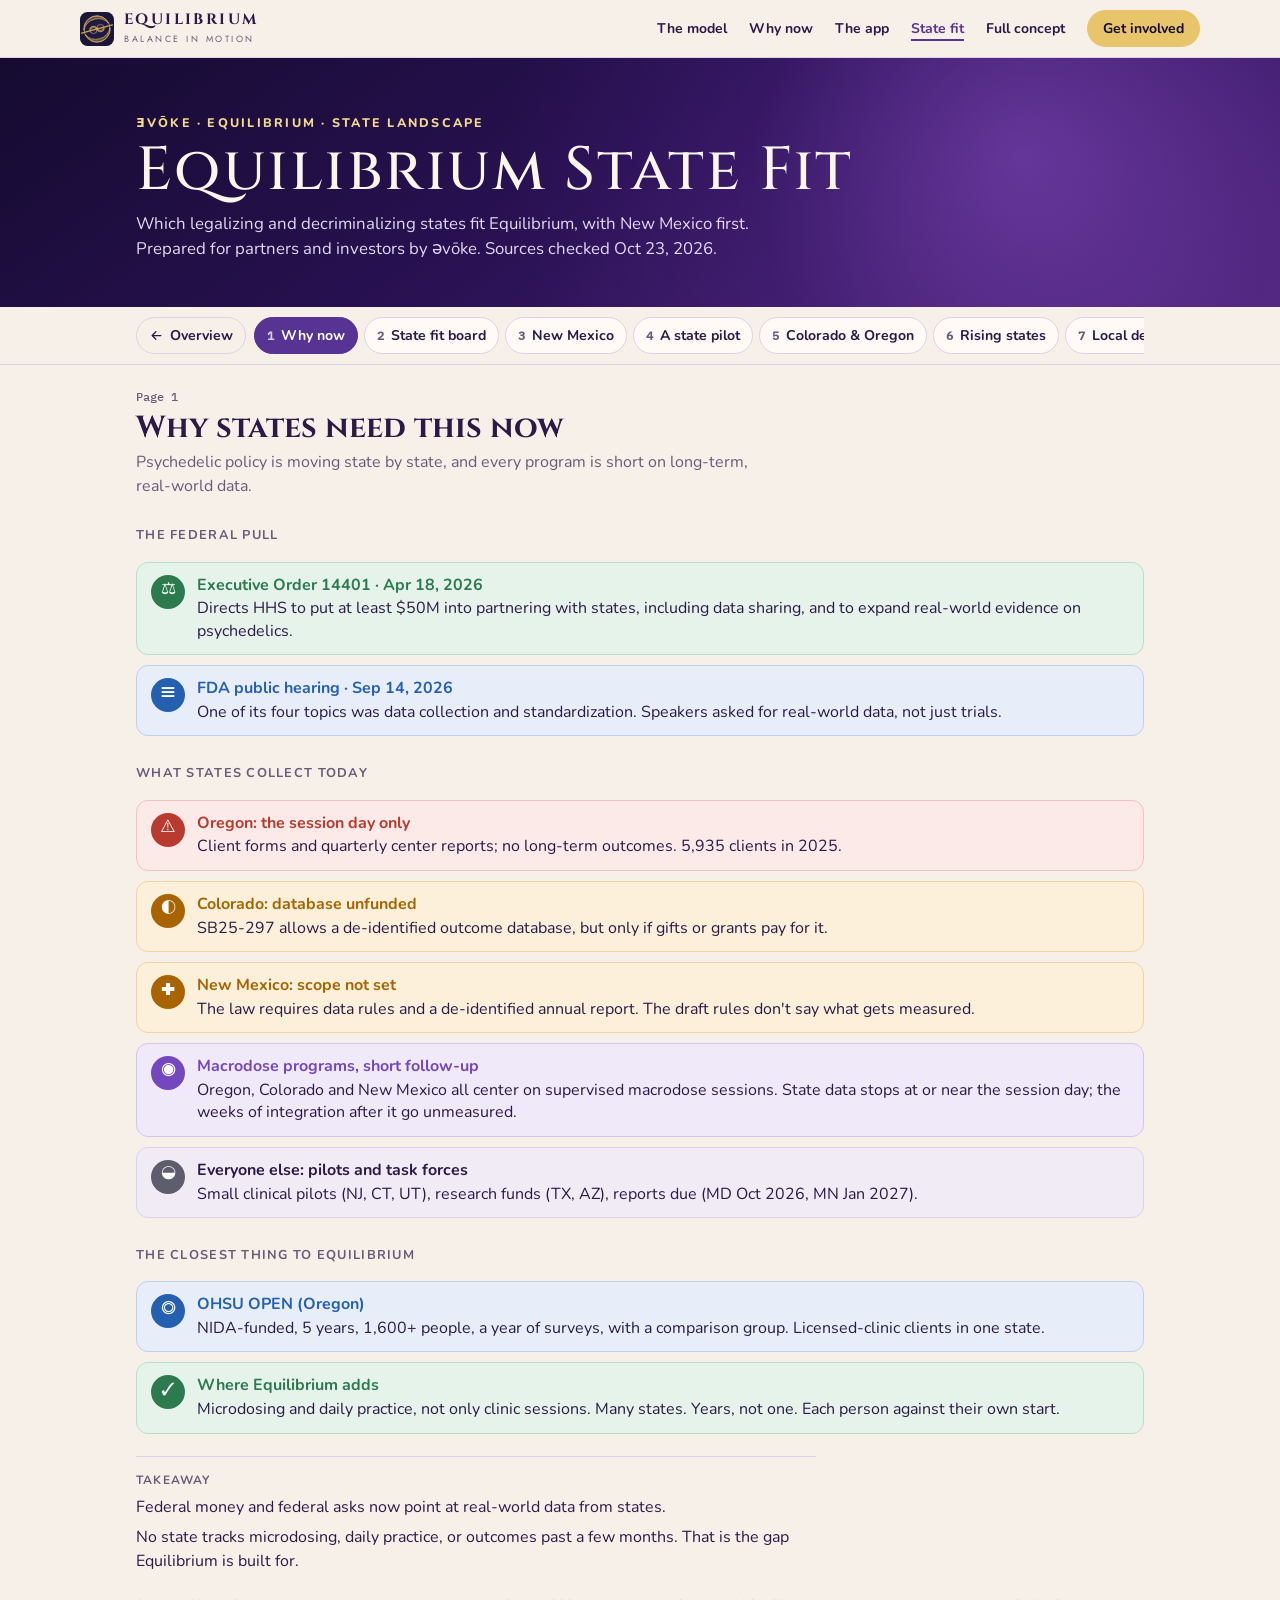
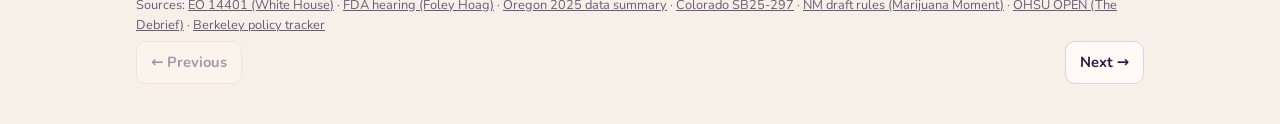
<file: states/index.html>
<!doctype html>
<html lang="en">
<head>
<meta charset="utf-8">
<meta name="viewport" content="width=device-width, initial-scale=1, viewport-fit=cover">
<title>Equilibrium State Fit</title>
<meta name="description" content="Which legalizing and decriminalizing US states fit Equilibrium, ǝvōke's free practice and citizen-science app, with New Mexico first.">
<meta property="og:title" content="Equilibrium · state fit">
<meta property="og:description" content="Which states would gain most from long-term, real-world, de-identified data on practice and plant medicine, and why New Mexico comes first.">
<meta property="og:type" content="website">
<link rel="icon" href="../icon.svg" type="image/svg+xml">
<link rel="icon" href="../favicon-32.png" sizes="32x32" type="image/png">
<link rel="apple-touch-icon" href="../apple-touch-icon.png">
<link rel="stylesheet" href="../skin.css">
<meta name="theme-color" content="#15122E">
<style>
:root{padding-top:env(safe-area-inset-top,0px);padding-bottom:env(safe-area-inset-bottom,0px)}
body{margin:0}
img{max-width:100%}
[hidden]{display:none!important}
</style>
<style>
/* Fonts are served from this site, so a visit makes no outside requests (no ads, no trackers). SIL Open Font License: ../fonts/OFL-*.txt */
@font-face{font-family:"Atkinson Hyperlegible";font-style:normal;font-weight:400;font-display:swap;src:url(../fonts/atkinson-hyperlegible-400.woff2) format("woff2")}
@font-face{font-family:"Atkinson Hyperlegible";font-style:normal;font-weight:700;font-display:swap;src:url(../fonts/atkinson-hyperlegible-700.woff2) format("woff2")}
@font-face{font-family:"Atkinson Hyperlegible";font-style:italic;font-weight:400;font-display:swap;src:url(../fonts/atkinson-hyperlegible-400-italic.woff2) format("woff2")}
@font-face{font-family:"Nunito";font-style:normal;font-weight:400 800;font-display:swap;src:url(../fonts/nunito-400-800.woff2) format("woff2")}
@font-face{font-family:"Jost";font-style:normal;font-weight:400;font-display:swap;src:url(../fonts/jost-400.woff2) format("woff2")}
@font-face{font-family:"Cinzel";font-style:normal;font-weight:500;font-display:swap;src:url(../fonts/cinzel-500-700.woff2) format("woff2")}
@font-face{font-family:"Cinzel";font-style:normal;font-weight:700;font-display:swap;src:url(../fonts/cinzel-500-700.woff2) format("woff2")}
@font-face{font-family:"IBM Plex Mono";font-style:normal;font-weight:500;font-display:swap;src:url(../fonts/ibm-plex-mono-500.woff2) format("woff2")}
@font-face{font-family:"Noto Sans Symbols 2";font-style:normal;font-weight:400;font-display:swap;src:url(../fonts/noto-sans-symbols-2-page.woff2) format("woff2")}
/* Layout: a header band, a page switcher, then one concept per page as stacked color-coded cards (the member's own card language). */
:root{
  --bg:#F7F0E8; --surface:#FFFAF5; --ink:#2C1947; --muted:#685B79; --line:#DFD0E7; --chrome:#573394; --chrome-ink:#FFFFFF; --on:#FFFFFF;
  --g:#2D7A4E; --g-soft:#E5F3EA; --g-line:#B8DEC6;
  --r:#B93A2E; --r-soft:#FBEAE7; --r-line:#F0C2BB;
  --b:#2560B0; --b-soft:#E7EEFA; --b-line:#BCD0F0;
  --p:#7547BE; --p-soft:#F0E9FA; --p-line:#D5C3F1;
  --a:#A86400; --a-soft:#FCF0DA; --a-line:#EFD3A0;
  --n:#5E5D6D; --n-soft:#F1EBF6; --n-line:#DFD0E7;
  --display:"Cinzel", "Trajan Pro", Georgia, serif;
  --body:"Nunito", "Atkinson Hyperlegible", "Segoe UI", system-ui, -apple-system, sans-serif;
  --mono:"IBM Plex Mono", ui-monospace, "SFMono-Regular", Menlo, monospace;
  --glyph:"Noto Sans Symbols 2", "Segoe UI Symbol", "Apple Symbols", sans-serif;
}
@media (prefers-color-scheme: dark){:root:not([data-theme="light"]){
  --bg:#100822; --surface:#1B1034; --ink:#EEE7F8; --muted:#B5A9CA; --line:#3A2A5C; --chrome:#C3A6F2; --chrome-ink:#170D31; --on:#140B2A;
  --g:#62C98F; --g-soft:#16301F; --g-line:#285A3B;
  --r:#F27D70; --r-soft:#361A18; --r-line:#6A2F2A;
  --b:#76AAF0; --b-soft:#152841; --b-line:#2A4C7A;
  --p:#B892F3; --p-soft:#271C3D; --p-line:#4A3772;
  --a:#F0B14E; --a-soft:#352710; --a-line:#69501F;
  --n:#ABA9BB; --n-soft:#231939; --n-line:#3A2A5C;
  color-scheme:dark;
}}
:root[data-theme="dark"]{
  --bg:#100822; --surface:#1B1034; --ink:#EEE7F8; --muted:#B5A9CA; --line:#3A2A5C; --chrome:#C3A6F2; --chrome-ink:#170D31; --on:#140B2A;
  --g:#62C98F; --g-soft:#16301F; --g-line:#285A3B;
  --r:#F27D70; --r-soft:#361A18; --r-line:#6A2F2A;
  --b:#76AAF0; --b-soft:#152841; --b-line:#2A4C7A;
  --p:#B892F3; --p-soft:#271C3D; --p-line:#4A3772;
  --a:#F0B14E; --a-soft:#352710; --a-line:#69501F;
  --n:#ABA9BB; --n-soft:#231939; --n-line:#3A2A5C;
  color-scheme:dark;
}
*{box-sizing:border-box}
body{background:var(--bg);color:var(--ink);font-family:var(--body);font-size:16px;line-height:1.5;-webkit-font-smoothing:antialiased}
.wrap{max-width:1040px;margin:0 auto;padding-left:max(16px, env(safe-area-inset-left, 0px));padding-right:max(16px, env(safe-area-inset-right, 0px))}
a{color:var(--b)}
a:focus-visible,button:focus-visible{outline:3px solid var(--b);outline-offset:2px;border-radius:6px}

/* header */
header{padding-block:28px 18px}
.eyebrow{font-size:.78rem;letter-spacing:.12em;text-transform:uppercase;color:var(--muted);font-weight:700}
h1{font-family:var(--display);font-weight:700;font-size:clamp(1.9rem,5vw,2.8rem);line-height:1.1;margin:.3rem 0 .4rem;text-wrap:balance;letter-spacing:.01em}
.meta{color:var(--muted);margin:0;max-width:62ch}
.toprow{display:flex;flex-wrap:wrap;gap:16px;align-items:flex-end;justify-content:space-between}
.view{display:inline-flex;border:1px solid var(--line);border-radius:999px;padding:3px;background:var(--surface)}
.view button{font:inherit;font-size:.88rem;font-weight:700;border:0;background:transparent;color:var(--muted);padding:7px 14px;border-radius:999px;cursor:pointer}
.view button[aria-pressed="true"]{background:var(--chrome);color:var(--chrome-ink)}
.viewnote{font-size:.8rem;color:var(--muted);margin:.35rem 0 0;text-align:right}

/* page switcher */
nav.tabs{position:sticky;top:env(safe-area-inset-top, 0px);z-index:5;background:var(--bg);border-bottom:1px solid var(--line)}
body::before{content:"";position:fixed;inset:0 0 auto;height:env(safe-area-inset-top, 0px);z-index:10;background:var(--bg)}
.tabrow{position:relative;flex:1;min-width:0;display:flex;gap:6px;overflow-x:auto;padding-block:10px;scrollbar-width:thin}
nav.tabs .wrap{display:flex;align-items:center;gap:8px}
.home{flex:none;display:inline-flex;align-items:center;gap:6px;font-size:.88rem;font-weight:700;text-decoration:none;color:var(--ink);padding:7px 12px;border-radius:999px;border:1px solid var(--line);background:transparent}
.home:hover{border-color:var(--chrome)}
.home svg{width:15px;height:15px;stroke:currentColor;fill:none;stroke-width:2;stroke-linecap:round;stroke-linejoin:round}
@media(max-width:560px){.home .lbl{display:none}.home{padding:7px 10px}}
.tab{flex:0 0 auto;font:inherit;font-size:.88rem;font-weight:700;border:1px solid var(--line);background:var(--surface);color:var(--ink);padding:7px 12px;border-radius:999px;cursor:pointer;display:inline-flex;gap:7px;align-items:center}
.tab .num{font-family:var(--mono);font-size:.75rem;color:var(--muted)}
.tab[aria-selected="true"]{background:var(--chrome);border-color:var(--chrome);color:var(--chrome-ink)}
.tab[aria-selected="true"] .num{color:var(--chrome-ink);opacity:.75}

/* pages */
main{padding-block:22px 40px}
.page{display:flex;flex-direction:column;gap:22px;scroll-margin-top:80px}
.pagehead{display:flex;flex-direction:column;gap:4px}
.pagehead .of{font-family:var(--mono);font-size:.78rem;color:var(--muted)}
h2{font-family:var(--display);font-weight:700;font-size:clamp(1.4rem,3.6vw,1.9rem);margin:0;line-height:1.2;text-wrap:balance}
.lede{margin:0;color:var(--muted);max-width:64ch}
h3{font-size:.8rem;letter-spacing:.1em;text-transform:uppercase;color:var(--muted);margin:6px 0 -6px;font-weight:700}

/* cards */
.stack{display:flex;flex-direction:column;gap:10px}
.grid2{display:grid;grid-template-columns:repeat(2,minmax(0,1fr));gap:10px}
.cols{display:grid;grid-template-columns:repeat(3,minmax(0,1fr));gap:14px;align-items:start}
.col{display:flex;flex-direction:column;gap:10px;min-width:0}
.colhead{display:flex;align-items:center;gap:8px;font-weight:700;font-size:.95rem;padding:8px 12px;border-radius:10px}
.card{display:grid;grid-template-columns:auto minmax(0,1fr);gap:12px;align-items:start;padding:12px 14px;border-radius:12px;border:1px solid var(--n-line);background:var(--n-soft)}
.ic{width:34px;height:34px;border-radius:50%;display:grid;place-items:center;font-family:var(--glyph);font-size:1.05rem;line-height:1;color:var(--on);background:var(--n)}
.card .t{font-weight:700;margin:0;line-height:1.3}
.card .d{margin:2px 0 0;line-height:1.4}
.card .e{margin:6px 0 0;font-size:.84rem;color:var(--muted);line-height:1.4}
.tag{display:inline-block;font-size:.68rem;font-weight:700;letter-spacing:.06em;text-transform:uppercase;padding:2px 7px;border-radius:999px;margin-left:6px;vertical-align:2px;border:1px solid currentColor}
.c-g{background:var(--g-soft);border-color:var(--g-line)} .c-g .ic{background:var(--g)} .c-g .t{color:var(--g)}
.c-r{background:var(--r-soft);border-color:var(--r-line)} .c-r .ic{background:var(--r)} .c-r .t{color:var(--r)}
.c-b{background:var(--b-soft);border-color:var(--b-line)} .c-b .ic{background:var(--b)} .c-b .t{color:var(--b)}
.c-p{background:var(--p-soft);border-color:var(--p-line)} .c-p .ic{background:var(--p)} .c-p .t{color:var(--p)}
.c-a{background:var(--a-soft);border-color:var(--a-line)} .c-a .ic{background:var(--a)} .c-a .t{color:var(--a)}
.c-n .t{color:var(--ink)}
.colhead.c-g{color:var(--g);border:1px solid var(--g-line)} .colhead.c-p{color:var(--p);border:1px solid var(--p-line)}
.cols4{grid-template-columns:repeat(4,minmax(0,1fr))}
@media (max-width:1000px){.cols4{grid-template-columns:repeat(2,minmax(0,1fr))}} .colhead.c-b{color:var(--b);border:1px solid var(--b-line)} .colhead.c-n{color:var(--ink);border:1px solid var(--n-line)}
.tg{color:var(--g)} .tb{color:var(--b)} .ta{color:var(--a)} .tp{color:var(--p)} .tn{color:var(--n)}

/* numbered flow */
.flow{display:flex;flex-direction:column;gap:0}
.step{display:grid;grid-template-columns:auto minmax(0,1fr);gap:12px;align-items:start;padding:12px 14px;border-radius:12px;border:1px solid var(--b-line);background:var(--b-soft)}
.step .n{width:34px;height:34px;border-radius:50%;display:grid;place-items:center;font-family:var(--mono);font-weight:500;background:var(--b);color:var(--on)}
.step .t{font-weight:700;margin:0;color:var(--b)}
.step .d{margin:2px 0 0}
.step.c-g{border-color:var(--g-line);background:var(--g-soft)} .step.c-g .n{background:var(--g)} .step.c-g .t{color:var(--g)}
.step.c-a{border-color:var(--a-line);background:var(--a-soft)} .step.c-a .n{background:var(--a)} .step.c-a .t{color:var(--a)}
.arrow{height:22px;display:grid;place-items:center;color:var(--muted);font-size:1rem;line-height:1}
.arrow::before{content:"\2193"}

/* pitch line */
.quote{padding:18px 20px;border-radius:14px;border:1px solid var(--g-line);background:var(--g-soft)}
.quote .lbl{font-size:.75rem;letter-spacing:.1em;text-transform:uppercase;font-weight:700;color:var(--g)}
.quote p{margin:.4rem 0 0;font-size:clamp(1.05rem,2.4vw,1.25rem);line-height:1.45;max-width:64ch}
.chips{display:flex;flex-wrap:wrap;gap:8px}
.chip{font-size:.86rem;font-weight:700;padding:6px 11px;border-radius:999px;border:1px solid var(--g-line);background:var(--g-soft);color:var(--g)}
.aud{padding:14px;border-radius:12px;border:1px solid var(--n-line);background:var(--surface);display:flex;flex-direction:column;gap:8px;min-width:0}
.aud .who{display:flex;gap:10px;align-items:center;font-weight:700}
.aud .line{margin:0;line-height:1.45}
.aud .lead{margin:0;font-size:.84rem;color:var(--muted)}

/* lock illustration */
.lock{border:1px solid var(--line);background:var(--surface);border-radius:14px;padding:14px;display:flex;flex-direction:column;gap:8px}
.lockrow{display:grid;grid-template-columns:minmax(76px,auto) repeat(3,minmax(0,1fr)) auto minmax(84px,auto);gap:6px;align-items:center}
.lockrow.hd{font-size:.72rem;letter-spacing:.08em;text-transform:uppercase;color:var(--muted);font-weight:700}
.who2{font-weight:700;font-size:.92rem}
.dial{font-size:.84rem;font-weight:700;text-align:center;padding:6px 4px;border-radius:8px;border:1px solid var(--n-line);background:var(--n-soft);color:var(--muted)}
.dial.on{border-color:var(--b-line);background:var(--b-soft);color:var(--b)}
.eq{color:var(--muted);text-align:center}
.res{font-size:.84rem;font-weight:700;text-align:center;padding:6px 6px;border-radius:8px}
.res.yes{background:var(--g-soft);color:var(--g);border:1px solid var(--g-line)}
.res.no{background:var(--r-soft);color:var(--r);border:1px solid var(--r-line)}
.note{font-size:.8rem;color:var(--muted);margin:2px 0 0}

/* bars */
.bars{border:1px solid var(--line);background:var(--surface);border-radius:14px;padding:16px;display:flex;flex-direction:column;gap:14px}
.bar .lab{display:flex;justify-content:space-between;gap:10px;flex-wrap:wrap;font-size:.92rem}
.bar .lab b{font-weight:700}
.bar .num{font-family:var(--mono);font-variant-numeric:tabular-nums}
.track{position:relative;height:16px;border-radius:6px;background:var(--n-soft);margin-top:6px;overflow:visible}
.fill{height:100%;border-radius:6px}
.fill.r{background:var(--r)} .fill.g{background:var(--g)} .fill.b{background:var(--b)}
.marker{position:absolute;top:-6px;bottom:-6px;width:0;border-left:2px dashed var(--ink)}
.bar .sub{font-size:.82rem;color:var(--muted);margin-top:4px}
.legend{font-size:.8rem;color:var(--muted);display:flex;gap:6px;align-items:center}
.legend i{display:inline-block;width:0;height:14px;border-left:2px dashed var(--ink)}

/* takeaway + sources */
.take{border-top:1px solid var(--line);padding-top:14px;display:flex;flex-direction:column;gap:6px;max-width:68ch}
.take p{margin:0}
.take .k{font-size:.75rem;letter-spacing:.1em;text-transform:uppercase;color:var(--muted);font-weight:700}
.src{font-size:.8rem;color:var(--muted);margin:0;line-height:1.6}
.src a{color:var(--muted)}
.pager{display:flex;justify-content:space-between;gap:10px;padding-top:6px}
.pager button{font:inherit;font-weight:700;font-size:.92rem;padding:9px 14px;border-radius:10px;border:1px solid var(--line);background:var(--surface);color:var(--ink);cursor:pointer}
.pager button:disabled{opacity:.4;cursor:default}

/* views */
.mode-pitch .internal{display:none!important}
.itag{color:var(--p)}

@media (max-width:760px){
  .cols{grid-template-columns:minmax(0,1fr)}
  .grid2{grid-template-columns:minmax(0,1fr)}
  .viewnote{text-align:left}
}
@media (max-width:520px){
  .lockrow{grid-template-columns:minmax(58px,auto) repeat(3,minmax(0,1fr)) minmax(64px,auto)}
  .lockrow .eq{display:none}
  .dial,.res{font-size:.74rem;padding:5px 2px}
  .lockrow.hd{font-size:.64rem;letter-spacing:.04em}
}
@media (prefers-reduced-motion:no-preference){.page{animation:fade .18s ease-out}}
@keyframes fade{from{opacity:.6;transform:translateY(3px)}to{opacity:1;transform:none}}

/* state board */
.crit{display:flex;flex-wrap:wrap;gap:8px}
.cc{border:1px solid var(--line);background:var(--surface);border-radius:10px;padding:6px 10px;font-size:.86rem;display:flex;gap:6px;align-items:baseline;flex-wrap:wrap}
.cc b{font-family:var(--glyph);color:var(--b)}
.cc small{color:var(--muted)}
.board{border:1px solid var(--line);background:var(--surface);border-radius:14px;padding:12px;display:flex;flex-direction:column;gap:3px}
.brow{display:grid;grid-template-columns:minmax(120px,1.4fr) repeat(6,24px) minmax(90px,1fr);gap:6px;align-items:center;padding:5px 6px;border-radius:8px}
.t1{--tc:var(--g)} .t2{--tc:var(--b)} .t3{--tc:var(--n)}
.bh{color:var(--muted);font-size:.9rem}
.bh span{text-align:center;font-family:var(--glyph)}
.bh span:first-child,.bh span:last-child{font-family:var(--body);font-size:.72rem;letter-spacing:.08em;text-transform:uppercase;font-weight:700;text-align:left}
.sn{font-weight:700;font-size:.92rem;display:flex;flex-wrap:wrap;gap:4px 6px;align-items:center}
.pr,.hb{font-style:normal;font-size:.62rem;letter-spacing:.06em;text-transform:uppercase;padding:1px 6px;border-radius:999px;border:1px solid currentColor}
.pr{color:var(--g)} .hb{color:var(--b)}
.dt{display:inline-block;width:14px;height:14px;border-radius:50%;border:2px solid var(--tc,var(--b));justify-self:center;box-sizing:border-box}
.dt.d2{background:var(--tc,var(--b))}
.dt.d1{background:linear-gradient(90deg,var(--tc,var(--b)) 50%,transparent 50%)}
.dt.d0{border-color:var(--line)}
.note .dt{width:11px;height:11px;vertical-align:-1px}
.prio{background:var(--g-soft);border:1px solid var(--g-line)}
.tot{display:flex;align-items:center;gap:8px}
.sbar{flex:1;height:10px;border-radius:5px;background:var(--n-soft);overflow:hidden;display:block}
.sbar span{display:block;height:100%;background:var(--tc)}
.tot b{font-family:var(--mono);font-variant-numeric:tabular-nums;min-width:1.2em;text-align:right}
.tierlab{font-size:.72rem;letter-spacing:.1em;text-transform:uppercase;font-weight:700;margin-top:8px;padding-left:6px}
.tierlab.tb2{color:var(--b)} .tierlab.tn{color:var(--n)}
.cols.cols2{grid-template-columns:repeat(2,minmax(0,1fr))}
@media (max-width:760px){.cols.cols2{grid-template-columns:minmax(0,1fr)}}
@media (max-width:520px){
  .brow{grid-template-columns:minmax(84px,1fr) repeat(6,15px) 58px;gap:4px;padding:4px}
  .dt{width:12px;height:12px}
  .sn{font-size:.8rem}
  .bh span{font-size:.75rem}
}
@media print{nav.tabs,.pager,.view,.viewnote{display:none}.page[hidden]{display:flex!important}}

/* Shared skin: violet header band under the site bar */
.sfhero{background:radial-gradient(circle at 80% 40%,rgba(143,81,205,.5) 0,rgba(97,46,158,.2) 26%,transparent 50%),linear-gradient(145deg,#150B30 0%,#2A1154 48%,#51277E 100%);color:#FBF6EC}
.sfhero header{padding-block:56px 46px}
.sfhero .eyebrow{color:#F3D88E;letter-spacing:.18em;font-weight:800}
.sfhero h1{font-weight:500;font-size:clamp(2.2rem,6vw,3.8rem);letter-spacing:.03em}
.sfhero .meta{color:#E2D8F2;font-size:1.05rem}
nav.tabs{top:var(--barh,57px)}
.page{scroll-margin-top:140px}

.sortbar{display:flex;flex-wrap:wrap;gap:6px;align-items:center;margin:4px 0 2px}
.sortbar span{font-size:.8rem;font-weight:700;color:var(--muted);text-transform:uppercase;letter-spacing:.08em;margin-right:4px}
.sb{font:inherit;font-size:.85rem;font-weight:700;border:1px solid var(--line);background:var(--surface);color:var(--ink);padding:6px 12px;border-radius:999px;cursor:pointer}
.sb.on{background:var(--chrome);border-color:var(--chrome);color:var(--chrome-ink)}
.sb:focus-visible{outline:3px solid var(--b);outline-offset:2px}
.board.sorted .tierlab{display:none}
.brow .dt.hl{outline:3px solid color-mix(in srgb,#E8C46B 70%,transparent);outline-offset:2px}
</style>
</head>
<body>
<header class="eqbar">
  <a class="brand" href="../" aria-label="Equilibrium home"><img src="../icon.svg" alt="" width="34" height="34"><span><b>EQUILIBRIUM</b><small>Balance in motion</small></span></a>
  <nav aria-label="Site"><a href="../#lock">The model</a><a href="../#why">Why now</a><a href="../#app">The app</a><a href="./" aria-current="page">State fit</a><a href="../full/">Full concept</a><a class="go" href="../#connect">Get involved</a></nav>
</header>
<div class="sfhero"><header class="wrap">
  <div class="toprow">
    <div>
      <div class="eyebrow">ǝvōke · Equilibrium · state landscape</div>
      <h1>Equilibrium State Fit</h1>
      <p class="meta">Which legalizing and decriminalizing states fit Equilibrium, with New Mexico first. Prepared for partners and investors by ǝvōke. Sources checked Oct 23, 2026.</p>
    </div>
  </div>
</header></div>

<nav class="tabs" aria-label="Pages">
  <div class="wrap"><a class="home" href="../" aria-label="Back to the Equilibrium concept overview"><svg viewBox="0 0 24 24" aria-hidden="true"><path d="M19 12H5M11 6l-6 6 6 6"/></svg><span class="lbl">Overview</span></a><div class="tabrow" role="tablist" id="tabrow"></div></div>
</nav>

<main class="wrap" id="main">

<section class="page" id="why" data-title="Why now" role="tabpanel">
  <div class="pagehead"><span class="of">Page 1</span><h2>Why states need this now</h2>
  <p class="lede">Psychedelic policy is moving state by state, and every program is short on long-term, real-world data.</p></div>

  <h3>The federal pull</h3>
  <div class="stack">
    <div class="card c-g"><div class="ic">⚖&#xFE0E;</div><div><p class="t">Executive Order 14401 · Apr 18, 2026</p><p class="d">Directs HHS to put at least $50M into partnering with states, including data sharing, and to expand real-world evidence on psychedelics.</p></div></div>
    <div class="card c-b"><div class="ic">☰</div><div><p class="t">FDA public hearing · Sep 14, 2026</p><p class="d">One of its four topics was data collection and standardization. Speakers asked for real-world data, not just trials.</p></div></div>
  </div>

  <h3>What states collect today</h3>
  <div class="stack">
    <div class="card c-r"><div class="ic">⚠&#xFE0E;</div><div><p class="t">Oregon: the session day only</p><p class="d">Client forms and quarterly center reports; no long-term outcomes. 5,935 clients in 2025.</p></div></div>
    <div class="card c-a"><div class="ic">◐</div><div><p class="t">Colorado: database unfunded</p><p class="d">SB25-297 allows a de-identified outcome database, but only if gifts or grants pay for it.</p></div></div>
    <div class="card c-a"><div class="ic">✚</div><div><p class="t">New Mexico: scope not set</p><p class="d">The law requires data rules and a de-identified annual report. The draft rules don't say what gets measured.</p></div></div>
    <div class="card c-p"><div class="ic">◉</div><div><p class="t">Macrodose programs, short follow-up</p><p class="d">Oregon, Colorado and New Mexico all center on supervised macrodose sessions. State data stops at or near the session day; the weeks of integration after it go unmeasured.</p></div></div>
    <div class="card c-n"><div class="ic">◒</div><div><p class="t">Everyone else: pilots and task forces</p><p class="d">Small clinical pilots (NJ, CT, UT), research funds (TX, AZ), reports due (MD Oct 2026, MN Jan 2027).</p></div></div>
  </div>

  <h3>The closest thing to Equilibrium</h3>
  <div class="stack">
    <div class="card c-b"><div class="ic">◎</div><div><p class="t">OHSU OPEN (Oregon)</p><p class="d">NIDA-funded, 5 years, 1,600+ people, a year of surveys, with a comparison group. Licensed-clinic clients in one state.</p></div></div>
    <div class="card c-g"><div class="ic">✓</div><div><p class="t">Where Equilibrium adds</p><p class="d">Microdosing and daily practice, not only clinic sessions. Many states. Years, not one. Each person against their own start.</p></div></div>
  </div>

  <div class="take"><span class="k">Takeaway</span>
    <p>Federal money and federal asks now point at real-world data from states.</p>
    <p>No state tracks microdosing, daily practice, or outcomes past a few months. That is the gap Equilibrium is built for.</p>
  </div>
  <p class="src">Sources: <a href="https://www.whitehouse.gov/presidential-actions/2026/04/accelerating-medical-treatments-for-serious-mental-illness/" target="_blank" rel="noopener">EO 14401 (White House)</a> · <a href="https://foleyhoag.com/news-and-insights/publications/alerts-and-updates/2026/september/fda-holds-landmark-public-hearing-on-the-future-therapeutic-use-of-psychedelic-drugs/" target="_blank" rel="noopener">FDA hearing (Foley Hoag)</a> · <a href="https://www.oregon.gov/oha/PH/PREVENTIONWELLNESS/Documents/2025-Year-End-Data-Summary.pdf" target="_blank" rel="noopener">Oregon 2025 data summary</a> · <a href="https://leg.colorado.gov/bills/SB25-297" target="_blank" rel="noopener">Colorado SB25-297</a> · <a href="https://www.marijuanamoment.net/proposed-new-mexico-psilocybin-rules-get-pushback-from-lawmakers-and-advocates/" target="_blank" rel="noopener">NM draft rules (Marijuana Moment)</a> · <a href="https://thedebrief.org/as-states-legalize-psilocybin-nih-moves-to-study-the-real-world-impact/" target="_blank" rel="noopener">OHSU OPEN (The Debrief)</a> · <a href="https://psychedelics.berkeley.edu/law-and-policy-map" target="_blank" rel="noopener">Berkeley policy tracker</a></p>
</section>

<section class="page" id="board" data-title="State fit board" role="tabpanel" hidden>
  <div class="pagehead"><span class="of">Page 2</span><h2>State fit board</h2>
  <p class="lede">Six things that make a state a good home for Equilibrium, scored 0–2 each (12 max).</p></div>

  <div class="crit">
    <span class="cc"><b>◎</b> Access <small>adults can use legally or reach a program</small></span>
    <span class="cc"><b>⌂</b> Home use <small>microdosing at home is legal or deprioritized</small></span>
    <span class="cc"><b>☰</b> Data gap <small>the state needs data it lacks</small></span>
    <span class="cc"><b>$</b> Money <small>research funds or federal partnership</small></span>
    <span class="cc"><b>☍</b> Allies <small>partners, societies, universities</small></span>
    <span class="cc"><b>◷</b> Timing <small>a decision is being made now</small></span>
  </div>

  <div class="sortbar" role="group" aria-label="Sort the board">
    <span>Sort by</span>
    <button type="button" class="sb on" data-k="-1" aria-pressed="true">Fit</button>
    <button type="button" class="sb" data-k="0" aria-pressed="false">◎ Access</button>
    <button type="button" class="sb" data-k="1" aria-pressed="false">⌂ Home use</button>
    <button type="button" class="sb" data-k="2" aria-pressed="false">☰ Data gap</button>
    <button type="button" class="sb" data-k="3" aria-pressed="false">$ Money</button>
    <button type="button" class="sb" data-k="4" aria-pressed="false">☍ Allies</button>
    <button type="button" class="sb" data-k="5" aria-pressed="false">◷ Timing</button>
  </div>
  <div class="board" role="table" aria-label="State scores">
    <div class="brow bh" role="row"><span role="columnheader">State</span><span role="columnheader" title="Access">◎</span><span role="columnheader" title="Home use">⌂</span><span role="columnheader" title="Data gap">☰</span><span role="columnheader" title="Money">$</span><span role="columnheader" title="Allies">☍</span><span role="columnheader" title="Timing">◷</span><span role="columnheader">Fit</span></div>
    <div class="tierlab tg">Tier 1 · start here</div>
    <div class="brow t1 prio" role="row"><span class="sn">New Mexico <i class="pr">Priority</i></span><i class="dt d1"></i><i class="dt d0"></i><i class="dt d2"></i><i class="dt d2"></i><i class="dt d2"></i><i class="dt d2"></i><span class="tot"><span class="sbar"><span style="width:75%"></span></span><b>9</b></span></div>
    <div class="brow t1" role="row"><span class="sn">Colorado</span><i class="dt d2"></i><i class="dt d2"></i><i class="dt d2"></i><i class="dt d1"></i><i class="dt d1"></i><i class="dt d1"></i><span class="tot"><span class="sbar"><span style="width:75%"></span></span><b>9</b></span></div>
    <div class="tierlab tb2">Tier 2 · build next</div>
    <div class="brow t2" role="row"><span class="sn">Oregon</span><i class="dt d1"></i><i class="dt d1"></i><i class="dt d2"></i><i class="dt d1"></i><i class="dt d1"></i><i class="dt d1"></i><span class="tot"><span class="sbar"><span style="width:58.3%"></span></span><b>7</b></span></div>
    <div class="brow t2" role="row"><span class="sn">Washington</span><i class="dt d1"></i><i class="dt d1"></i><i class="dt d1"></i><i class="dt d1"></i><i class="dt d1"></i><i class="dt d1"></i><span class="tot"><span class="sbar"><span style="width:50%"></span></span><b>6</b></span></div>
    <div class="brow t2" role="row"><span class="sn">Massachusetts</span><i class="dt d1"></i><i class="dt d1"></i><i class="dt d1"></i><i class="dt d0"></i><i class="dt d1"></i><i class="dt d2"></i><span class="tot"><span class="sbar"><span style="width:50%"></span></span><b>6</b></span></div>
    <div class="brow t2" role="row"><span class="sn">Minnesota</span><i class="dt d1"></i><i class="dt d1"></i><i class="dt d1"></i><i class="dt d0"></i><i class="dt d1"></i><i class="dt d2"></i><span class="tot"><span class="sbar"><span style="width:50%"></span></span><b>6</b></span></div>
    <div class="brow t2" role="row"><span class="sn">California <i class="hb">Home</i></span><i class="dt d1"></i><i class="dt d1"></i><i class="dt d0"></i><i class="dt d0"></i><i class="dt d2"></i><i class="dt d1"></i><span class="tot"><span class="sbar"><span style="width:41.7%"></span></span><b>5</b></span></div>
    <div class="brow t2" role="row"><span class="sn">Texas</span><i class="dt d0"></i><i class="dt d0"></i><i class="dt d1"></i><i class="dt d2"></i><i class="dt d1"></i><i class="dt d1"></i><span class="tot"><span class="sbar"><span style="width:41.7%"></span></span><b>5</b></span></div>
    <div class="tierlab tn">Tier 3 · watch</div>
    <div class="brow t3" role="row"><span class="sn">Maryland</span><i class="dt d0"></i><i class="dt d0"></i><i class="dt d1"></i><i class="dt d0"></i><i class="dt d1"></i><i class="dt d2"></i><span class="tot"><span class="sbar"><span style="width:33.3%"></span></span><b>4</b></span></div>
    <div class="brow t3" role="row"><span class="sn">Utah</span><i class="dt d0"></i><i class="dt d0"></i><i class="dt d1"></i><i class="dt d1"></i><i class="dt d1"></i><i class="dt d1"></i><span class="tot"><span class="sbar"><span style="width:33.3%"></span></span><b>4</b></span></div>
    <div class="brow t3" role="row"><span class="sn">Connecticut</span><i class="dt d0"></i><i class="dt d0"></i><i class="dt d1"></i><i class="dt d1"></i><i class="dt d1"></i><i class="dt d1"></i><span class="tot"><span class="sbar"><span style="width:33.3%"></span></span><b>4</b></span></div>
    <div class="brow t3" role="row"><span class="sn">Michigan</span><i class="dt d1"></i><i class="dt d1"></i><i class="dt d0"></i><i class="dt d0"></i><i class="dt d1"></i><i class="dt d0"></i><span class="tot"><span class="sbar"><span style="width:25%"></span></span><b>3</b></span></div>
    <div class="brow t3" role="row"><span class="sn">Arizona</span><i class="dt d0"></i><i class="dt d0"></i><i class="dt d1"></i><i class="dt d1"></i><i class="dt d0"></i><i class="dt d1"></i><span class="tot"><span class="sbar"><span style="width:25%"></span></span><b>3</b></span></div>
    <div class="brow t3" role="row"><span class="sn">New Jersey</span><i class="dt d0"></i><i class="dt d0"></i><i class="dt d1"></i><i class="dt d1"></i><i class="dt d0"></i><i class="dt d1"></i><span class="tot"><span class="sbar"><span style="width:25%"></span></span><b>3</b></span></div>
    <div class="brow t3" role="row"><span class="sn">Ibogaine states</span><i class="dt d0"></i><i class="dt d0"></i><i class="dt d1"></i><i class="dt d1"></i><i class="dt d0"></i><i class="dt d0"></i><span class="tot"><span class="sbar"><span style="width:16.7%"></span></span><b>2</b></span></div>
    <div class="brow t3" role="row"><span class="sn">Washington DC</span><i class="dt d1"></i><i class="dt d1"></i><i class="dt d0"></i><i class="dt d0"></i><i class="dt d0"></i><i class="dt d0"></i><span class="tot"><span class="sbar"><span style="width:16.7%"></span></span><b>2</b></span></div>
    <div class="brow t3" role="row"><span class="sn">Alaska</span><i class="dt d0"></i><i class="dt d0"></i><i class="dt d1"></i><i class="dt d0"></i><i class="dt d0"></i><i class="dt d0"></i><span class="tot"><span class="sbar"><span style="width:8.3%"></span></span><b>1</b></span></div>
    <p class="note"><i class="dt d2"></i> 2 · <i class="dt d1"></i> 1 · <i class="dt d0"></i> 0. Ibogaine states: KY, MS, WV, OK, NH, LA, IN (clinical research funds). Scores are planning judgments from Oct 2026 sources.</p>
  </div>

  <div class="card c-p"><div class="ic">★</div><div><p class="t">Why New Mexico leads a tie</p><p class="d">New Mexico and Colorado both score 9. New Mexico wins on timing (rules being written now), a community already engaged, and research money aimed at its universities.</p></div></div>

  <div class="take"><span class="k">Takeaway</span>
    <p>Two states are ready now: New Mexico for timing and partners, Colorado for legal home use.</p>
    <p>Tier 2 states each have one strong pull (a local wave, a pilot, a report due, or research money) and are worth building toward.</p>
  </div>
</section>

<section class="page" id="newmexico" data-title="New Mexico" role="tabpanel" hidden>
  <div class="pagehead"><span class="of">Page 3</span><h2>New Mexico · priority 1</h2>
  <p class="lede">The medical program launches while the state decides what to measure. Microdosing is the next question, and no one has the data.</p></div>

  <h3>Where the program stands</h3>
  <div class="flow">
    <div class="step"><div class="n">1</div><div><p class="t">April 2025 · Medical Psilocybin Act signed</p><p class="d">SB 219: treatment-resistant depression, PTSD, substance use disorders, end-of-life care.</p></div></div>
    <div class="arrow" aria-hidden="true"></div>
    <div class="step"><div class="n">2</div><div><p class="t">Aug 2026 · Producer permits open</p><p class="d">The first permit went to Sacred Alto Spores. Clinician permits come later.</p></div></div>
    <div class="arrow" aria-hidden="true"></div>
    <div class="step"><div class="n">3</div><div><p class="t">Oct 2, 2026 · Rules hearing</p><p class="d">The draft rules aren't final. They add data duties but don't say what's measured.</p></div></div>
    <div class="arrow" aria-hidden="true"></div>
    <div class="step c-a"><div class="n">4</div><div><p class="t">Dec 2026 · Target for first patients</p><p class="d">A year ahead of the legal deadline (Dec 31, 2027).</p></div></div>
  </div>

  <h3>Why New Mexico first</h3>
  <div class="stack">
    <div class="card c-p"><div class="ic">◉</div><div><p class="t">Supervised macrodose sessions first</p><p class="d">The medical program starts with supervised psilocybin treatment sessions. Equilibrium follows what happens next: the integration weeks and months the program won't see.</p></div></div>
    <div class="card c-g"><div class="ic">◷</div><div><p class="t">The rules are being written now</p><p class="d">A ready model for de-identified, long-term data arrives at the right moment.</p></div></div>
    <div class="card c-g"><div class="ic">$</div><div><p class="t">Money is aimed at research</p><p class="d">A research fund for NM universities and providers, plus $300K for UNM end-of-life research and $630K for treatment equity in the FY27 budget.</p></div></div>
    <div class="card c-g"><div class="ic">☍</div><div><p class="t">A community already engaged</p><p class="d">Leaders of the NM / Santa Fe Psychedelic Society have offered a review and help reaching their community. The state's advocates and UNM's psychedelic research group both sit on the program's advisory board.</p></div></div>
    <div class="card c-b"><div class="ic">◐</div><div><p class="t">Microdosing is the next question</p><p class="d">Advocates want to move on microdosing, and the state will need data first.</p></div></div>
  </div>

  <h3>Cautions</h3>
  <div class="stack">
    <div class="card c-a"><div class="ic">⚠&#xFE0E;</div><div><p class="t">Privacy pushback on the draft</p><p class="d">Critics warn the patient registry builds a sensitive state mental-health database. Equilibrium's research copy carries no names: a clear contrast.</p></div></div>
    <div class="card c-a"><div class="ic">✚</div><div><p class="t">Medical only, no local decrim</p><p class="d">Home microdosing is illegal statewide, and no New Mexico city has deprioritized it.</p></div></div>
  </div>

  <div class="take"><span class="k">Takeaway</span>
    <p>New Mexico is deciding what to measure right now, has research money, and has a community already engaged with us.</p>
    <p>Equilibrium can arrive as the privacy-first, long-term model, and as the microdosing evidence the next debate will need.</p>
  </div>
  <p class="src">Sources: <a href="https://www.marijuanamoment.net/proposed-new-mexico-psilocybin-rules-get-pushback-from-lawmakers-and-advocates/" target="_blank" rel="noopener">Marijuana Moment, Oct 14, 2026</a> · <a href="https://sourcenm.com/2026/08/27/new-mexico-psilocybin-program-opens-permitting-applications-for-psychedelic-mushroom-producers/" target="_blank" rel="noopener">Source NM, Aug 27, 2026</a> · <a href="https://sourcenm.com/2026/03/18/treatment-equity-fund-expected-to-widen-psilocybin-program-access-for-low-income-rural-new-mexicans/" target="_blank" rel="noopener">Source NM, Mar 18, 2026</a> · <a href="https://www.foley.com/insights-resources/publications/2025/04/new-mexico-becomes-third-state-us-legalize-access-psilocybin" target="_blank" rel="noopener">Foley (SB 219)</a> · <a href="https://www.nmhealth.org/about/mcpp/mpp/" target="_blank" rel="noopener">NM Department of Health</a> · <a href="https://hsc.unm.edu/medicine/departments/family-community/research/psychedelic_studies/index.html" target="_blank" rel="noopener">UNM psychedelic studies</a></p>
</section>

<section class="page" id="pilot" data-title="A state pilot" role="tabpanel" hidden>
  <div class="pagehead"><span class="of">Page 4</span><h2>What a first state pilot could look like</h2>
  <p class="lede">A starting proposal to shape with a program state, such as New Mexico. Nothing here is agreed with any state yet.</p></div>

  <h3>Where follow-up stops today</h3>
  <div class="bars">
    <div class="bar">
      <div class="lab"><b>State program reports today</b><span class="num">session day + about 3 days</span></div>
      <div class="track"><div class="fill r" style="width:2%"></div></div>
    </div>
    <div class="bar">
      <div class="lab"><b>With an Equilibrium pilot</b><span class="num">12 months, every evening and every week</span></div>
      <div class="track"><div class="fill g" style="width:100%"></div></div>
    </div>
  </div>

  <h3>Who takes part</h3>
  <div class="cols cols2">
    <div class="col">
      <div class="colhead c-p">Session group</div>
      <div class="card c-p"><div class="ic">◉</div><div><p class="t">Adults in the state's program</p><p class="d">People with supervised macrodose sessions who choose to join at intake. A clear yes, off any time.</p></div></div>
    </div>
    <div class="col">
      <div class="colhead c-b">Comparison group</div>
      <div class="card c-b"><div class="ic">◎</div><div><p class="t">Adults who practice without dosing</p><p class="d">Same app, same check-ins. They show what comes from the practice and what comes from the session.</p></div></div>
    </div>
  </div>

  <h3>How it runs</h3>
  <div class="flow">
    <div class="step"><div class="n">1</div><div><p class="t">Before launch · agree and review</p><p class="d">The state, a university partner and Equilibrium agree on the measures. An independent ethics review (IRB) signs off.</p></div></div>
    <div class="arrow" aria-hidden="true"></div>
    <div class="step"><div class="n">2</div><div><p class="t">Session day · the state's own records</p><p class="d">Programs keep collecting what the rules require. Equilibrium starts with a 5-minute starting point.</p></div></div>
    <div class="arrow" aria-hidden="true"></div>
    <div class="step"><div class="n">3</div><div><p class="t">Weeks 1–4 · integration</p><p class="d">Daily practice and a 30-second evening check-in. Side effects and a safety question every week.</p></div></div>
    <div class="arrow" aria-hidden="true"></div>
    <div class="step"><div class="n">4</div><div><p class="t">Months 1–12 · follow-up</p><p class="d">Weekly validated scales (WHO-5, PHQ-2, GAD-2), function and wins, compared with each person's own start.</p></div></div>
    <div class="arrow" aria-hidden="true"></div>
    <div class="step c-g"><div class="n">✓</div><div><p class="t">Every quarter · a report to the state</p><p class="d">De-identified, groups of 10 or more, written to match the state's own reporting duties.</p></div></div>
  </div>

  <h3>What the state gets, and what it needs to give</h3>
  <div class="cols cols2">
    <div class="col">
      <div class="colhead c-g">The state gets</div>
      <div class="card c-g"><div class="ic">☰</div><div><p class="t">Outcomes past day 3</p><p class="d">Benefit, side effects and safety signals for a year, not just the session.</p></div></div>
      <div class="card c-g"><div class="ic">$</div><div><p class="t">No cost to the state</p><p class="d">Funded by research partners and grants, not by the program or its clients.</p></div></div>
      <div class="card c-g"><div class="ic">⚖&#xFE0E;</div><div><p class="t">Privacy it can defend</p><p class="d">No names in research data, groups of 10+ only, never sold to advertisers or data brokers.</p></div></div>
    </div>
    <div class="col">
      <div class="colhead c-n">The pilot needs</div>
      <div class="card c-n"><div class="ic">◎</div><div><p class="t">An invitation at intake</p><p class="d">Program operators mention the app; joining stays a free choice.</p></div></div>
      <div class="card c-n"><div class="ic">☍</div><div><p class="t">A university partner</p><p class="d">For the ethics review and independent analysis.</p></div></div>
      <div class="card c-n"><div class="ic">✎</div><div><p class="t">A data-use agreement</p><p class="d">What's reported, how often, and who can see it.</p></div></div>
    </div>
  </div>

  <div class="card c-a"><div class="ic">⚠&#xFE0E;</div><div><p class="t">What the pilot never does</p><p class="d">It never suggests a dose, never stands in for medical care, and never counts as proof on its own. Findings are patterns until independent analysis says otherwise.</p></div></div>
</section>


<section class="page" id="cooregon" data-title="Colorado &amp; Oregon" role="tabpanel" hidden>
  <div class="pagehead"><span class="of">Page 5</span><h2>Colorado and Oregon</h2>
  <p class="lede">The two states with adult-use programs. Each has a data gap Equilibrium can fill.</p></div>

  <div class="cols cols2">
    <div class="col">
      <div class="colhead c-g">Colorado · tier 1 · 9 of 12</div>
      <div class="card c-g"><div class="ic">⌂</div><div><p class="t">The only state with legal home use</p><p class="d">Adults 21+ can possess, grow and share natural medicines (Prop 122, 2022).</p></div></div>
      <div class="card c-g"><div class="ic">◎</div><div><p class="t">47 licensed healing centers</p><p class="d">As of July 31, 2026, plus 8 manufacturers and 1 testing lab.</p></div></div>
      <div class="card c-g"><div class="ic">☰</div><div><p class="t">A data law with no money</p><p class="d">SB25-297's outcome database runs only on gifts or grants. Equilibrium brings data at no cost to the state.</p></div></div>
      <div class="card c-g"><div class="ic">☍</div><div><p class="t">CU Denver</p><p class="d">Its Center for Psychedelic Research runs citizen-science work with BIPOC and low-income people.</p></div></div>
      <div class="card c-a"><div class="ic">⚠&#xFE0E;</div><div><p class="t">Rules are tightening</p><p class="d">2026 changes limit paid "support services" and ban advertising; facilitator rules are under review.</p></div></div>
    </div>
    <div class="col">
      <div class="colhead c-b">Oregon · tier 2 · 7 of 12</div>
      <div class="card c-b"><div class="ic">◎</div><div><p class="t">The first program, now shrinking</p><p class="d">5,935 clients in 2025. About a third of centers have closed; the program merged into medical marijuana in June 2026.</p></div></div>
      <div class="card c-b"><div class="ic">☰</div><div><p class="t">Session-day data only</p><p class="d">Client forms and quarterly reports. State safety reporting covers 3 days.</p></div></div>
      <div class="card c-b"><div class="ic">☍</div><div><p class="t">OHSU OPEN</p><p class="d">NIDA-funded, 1,600+ people for a year. A partner to compare measures with, not a rival.</p></div></div>
      <div class="card c-b"><div class="ic">⌂</div><div><p class="t">Portland deprioritized · Sep 30, 2026</p><p class="d">A 10–0 vote. Statewide, possession is still a misdemeanor.</p></div></div>
    </div>
  </div>

  <div class="take"><span class="k">Takeaway</span>
    <p>Colorado is where members can legally microdose at home, and where the state already wants outcome data it can't pay for.</p>
    <p>Oregon has the history and OHSU's real-world study. Equilibrium complements both with practice, microdosing and years of follow-up.</p>
  </div>
  <p class="src">Sources: <a href="https://dnm.colorado.gov/" target="_blank" rel="noopener">Colorado Division of Natural Medicine</a> · <a href="https://leg.colorado.gov/bills/SB25-297" target="_blank" rel="noopener">Colorado SB25-297</a> · <a href="https://vicentellp.com/insights/colorado-hb-26-1325-ibogaine-takes-center-stage-in-colorados-natural-medicine-program/" target="_blank" rel="noopener">Vicente on HB26-1325</a> · <a href="https://www.oregon.gov/oha/PH/PREVENTIONWELLNESS/Documents/2025-Year-End-Data-Summary.pdf" target="_blank" rel="noopener">Oregon 2025 data summary</a> · <a href="https://opb.org/article/2026/01/22/think-out-loud-oregon-licensed-psilocybin" target="_blank" rel="noopener">OPB, Jan 2026</a> · <a href="https://thedebrief.org/as-states-legalize-psilocybin-nih-moves-to-study-the-real-world-impact/" target="_blank" rel="noopener">OHSU OPEN</a> · <a href="https://www.portland.gov/council/documents/ordinance/psychedelic-health-and-safety-act" target="_blank" rel="noopener">Portland ordinance</a></p>
</section>

<section class="page" id="rising" data-title="Rising states" role="tabpanel" hidden>
  <div class="pagehead"><span class="of">Page 6</span><h2>Rising states and the watch list</h2>
  <p class="lede">Each of these has one strong pull. The date says when to look again.</p></div>

  <h3>Tier 2 · build next</h3>
  <div class="stack">
    <div class="card c-b"><div class="ic">◎</div><div><p class="t">Washington · 6</p><p class="d">7 local jurisdictions deprioritized (Seattle, Tacoma, King and Pierce counties among them); a state-funded UW psilocybin trial.</p><p class="e">Watch: the 2027 session.</p></div></div>
    <div class="card c-b"><div class="ic">☰</div><div><p class="t">Massachusetts · 6</p><p class="d">8 cities deprioritized. A House-passed 5-year clinic pilot would require outcome reporting to the health department.</p><p class="e">Watch: the pilot's final fate (not confirmed).</p></div></div>
    <div class="card c-b"><div class="ic">◷</div><div><p class="t">Minnesota · 6</p><p class="d">The task force backed access; Minneapolis deprioritized.</p><p class="e">Watch: the feasibility report due Jan 15, 2027.</p></div></div>
    <div class="card c-b"><div class="ic">⌂</div><div><p class="t">California · 5 · home base</p><p class="d">7 cities, including Nevada City (Aug 26, 2026). Strong UC research centers. No state program (SB 1224 died in August).</p><p class="e">Watch: more local votes.</p></div></div>
    <div class="card c-b"><div class="ic">$</div><div><p class="t">Texas · 5</p><p class="d">$50M for ibogaine research (SB 2308); the state is running its own trials through UTHealth Houston and UTMB. Active societies in Austin and Houston.</p><p class="e">Watch: when the trials start.</p></div></div>
  </div>

  <h3>Tier 3 · watch</h3>
  <div class="stack">
    <div class="card c-n"><div class="ic">☰</div><div><p class="t">Maryland</p><p class="d">The task force recommends a phased program with data monitoring first. Updated report due Oct 31, 2026.</p></div></div>
    <div class="card c-n"><div class="ic">✚</div><div><p class="t">Utah, Connecticut, New Jersey</p><p class="d">State-funded clinical pilots: Utah's $1M veterans study, Connecticut's Yale pilot now open to adults, New Jersey's $6M three-hospital pilot.</p></div></div>
    <div class="card c-n"><div class="ic">$</div><div><p class="t">Arizona and the ibogaine wave</p><p class="d">Research funds for clinical trials (AZ, KY, MS, WV, OK, NH, LA, IN). Little overlap with microdosing.</p></div></div>
    <div class="card c-n"><div class="ic">◌</div><div><p class="t">Michigan, Washington DC, Alaska</p><p class="d">Local deprioritization only (MI, DC); Alaska's ballot effort moved to 2028.</p></div></div>
    <div class="card c-r"><div class="ic">⚠&#xFE0E;</div><div><p class="t">Idaho HJR 4 · Nov 3 ballot</p><p class="d">Would give only the legislature power to legalize psychoactive substances and bar citizen initiatives on them.</p></div></div>
  </div>

  <div class="take"><span class="k">Takeaway</span>
    <p>Massachusetts and Minnesota decide in the next few months. Washington and California keep growing locally.</p>
    <p>Texas has the most research money, but for clinical ibogaine, not everyday practice.</p>
  </div>
  <p class="src">Sources: <a href="https://www.piercecountywa.gov/CivicAlerts.aspx?AID=7245" target="_blank" rel="noopener">Pierce County</a> · <a href="https://www.marijuanamoment.net/massachusetts-lawmakers-pass-bill-to-legalize-psychedelic-therapy-with-new-pilot-program/" target="_blank" rel="noopener">Massachusetts pilot</a> · <a href="https://minnesotareformer.com/2026/07/10/minnesota-is-on-the-verge-of-expanding-access-to-psilocybin-therapy/" target="_blank" rel="noopener">Minnesota Reformer</a> · <a href="https://calmatters.digitaldemocracy.org/bills/ca_202520260sb1224" target="_blank" rel="noopener">California SB 1224</a> · <a href="https://www.texastribune.org/2026/03/31/texas-ibogaine-research-clinical-trials-psychedelics/" target="_blank" rel="noopener">Texas Tribune</a> · <a href="https://mgaleg.maryland.gov/mgawebsite/Legislation/Details/SB0336?ys=2026RS" target="_blank" rel="noopener">Maryland SB 336</a> · <a href="https://www.mccarter.com/insights/new-jersey-enacts-psilocybin-behavioral-health-access-and-therapy-pilot-program/" target="_blank" rel="noopener">New Jersey pilot</a> · <a href="https://healthcare.utah.edu/hmhi/news/2026/04/utah-authorizes-state-funded-psychedelic-research-veterans-ptsd" target="_blank" rel="noopener">Utah HB 390</a> · <a href="https://idahocapitalsun.com/voter-guides/ballot-measures/constitutional-amendment-idaho-house-joint-resolution-4/" target="_blank" rel="noopener">Idaho HJR 4</a> · <a href="https://psychedelics.berkeley.edu/law-and-policy-map" target="_blank" rel="noopener">Berkeley tracker</a></p>
</section>

<section class="page" id="local" data-title="Local decrim" role="tabpanel" hidden>
  <div class="pagehead"><span class="of">Page 7</span><h2>Local deprioritization</h2>
  <p class="lede">34 cities and counties have made personal use of natural psychedelics a lowest enforcement priority. They cluster in four states.</p></div>

  <div class="bars">
    <div class="bar"><div class="lab"><b>Massachusetts</b><span class="num">8</span></div><div class="track"><div class="fill b" style="width:100%"></div></div><div class="sub">Somerville, Cambridge, Northampton, Easthampton, Amherst, Salem, Provincetown, Medford</div></div>
    <div class="bar"><div class="lab"><b>California</b><span class="num">7</span></div><div class="track"><div class="fill b" style="width:87.5%"></div></div><div class="sub">Oakland, Santa Cruz, Arcata, San Francisco, Berkeley, Eureka, Nevada City (2026)</div></div>
    <div class="bar"><div class="lab"><b>Michigan</b><span class="num">7</span></div><div class="track"><div class="fill b" style="width:87.5%"></div></div><div class="sub">Ann Arbor, Washtenaw County, Detroit, Hazel Park, Ferndale, Ypsilanti, Jackson (2025)</div></div>
    <div class="bar"><div class="lab"><b>Washington</b><span class="num">7</span></div><div class="track"><div class="fill b" style="width:87.5%"></div></div><div class="sub">Seattle, Port Townsend, Jefferson County, Olympia, Tacoma, King County, Pierce County (2026)</div></div>
    <div class="bar"><div class="lab"><b>Colorado · Oregon · Minnesota · Maine · DC</b><span class="num">1 each</span></div><div class="track"><div class="fill b" style="width:12.5%"></div></div><div class="sub">Denver (Colorado also decriminalized statewide), Portland OR (2026), Minneapolis, Portland ME, DC Initiative 81</div></div>
  </div>

  <div class="stack">
    <div class="card c-g"><div class="ic">⌂</div><div><p class="t">Nevada City · home base</p><p class="d">Resolution 2026-29, passed unanimously Aug 26, 2026: personal, non-commercial use by adults 21+ is a lowest enforcement priority. The Nevada County Entheogenic Association spoke for it.</p></div></div>
    <div class="card c-a"><div class="ic">⚠&#xFE0E;</div><div><p class="t">Deprioritized is not legal</p><p class="d">These are lowest-priority policies. State and federal law still apply.</p></div></div>
  </div>

  <div class="take"><span class="k">Takeaway</span>
    <p>Local wins show where members already gather and where city councils might welcome a data partner.</p>
    <p>Washington added three in the past year, and Oregon's largest city joined in September.</p>
  </div>
  <p class="src">Sources: <a href="https://www.theunion.com/news/nevada-city-council-unanimously-approves-resolution-declaring-psychedelic-mushrooms-as-low-priority-by-law-enforcement/article_1056b5ff-27f8-4d67-a627-e1a7af84ee80.html" target="_blank" rel="noopener">The Union, Aug 28, 2026</a> · <a href="https://www.marijuanamoment.net/local-officials-advance-measures-to-deprioritize-enforcement-against-psychedelics/" target="_blank" rel="noopener">Marijuana Moment, Sep 29, 2026</a> · <a href="https://www.portland.gov/council/documents/ordinance/psychedelic-health-and-safety-act" target="_blank" rel="noopener">Portland ordinance</a> · <a href="https://www.piercecountywa.gov/CivicAlerts.aspx?AID=7245" target="_blank" rel="noopener">Pierce County</a> · <a href="https://hoodline.com/2026/03/king-county-council-tells-cops-to-stand-down-on-magic-mushrooms/" target="_blank" rel="noopener">King County</a> · <a href="https://www.talkingdrugs.org/jackson-michigan-designates-psychedelics-as-lowest-law-enforcement-priority/" target="_blank" rel="noopener">Jackson, MI</a> · <a href="https://mindmedicinelaw.com/guides/cities-that-decriminalized-psilocybin" target="_blank" rel="noopener">Mind Medicine Law guide</a></p>
</section>




<section class="page" id="model" data-title="Decrim model" role="tabpanel" hidden>
  <div class="pagehead"><span class="of">Page 8</span><h2>A model for decrim done well</h2>
  <p class="lede">Equilibrium plus ǝvōke's testing and production tracking: one chain from tested batch to long-term outcome.</p></div>

  <h3>The chain</h3>
  <div class="flow">
    <div class="step"><div class="n">1</div><div><p class="t">Tested product</p><p class="d">ǝvōke's testing and full production tracking, batch to bottle.</p></div></div>
    <div class="arrow" aria-hidden="true"></div>
    <div class="step"><div class="n">2</div><div><p class="t">Informed entry</p><p class="d">Hall of Spirit: covenant, Safety Screening, consent, safe-use education.</p></div></div>
    <div class="arrow" aria-hidden="true"></div>
    <div class="step"><div class="n">3</div><div><p class="t">Daily practice</p><p class="d">Equilibrium: practice, dose log, check-ins, Support on every screen.</p></div></div>
    <div class="arrow" aria-hidden="true"></div>
    <div class="step"><div class="n">4</div><div><p class="t">Long-term evidence</p><p class="d">De-identified, followed for months, shared only in groups of 10+.</p></div></div>
    <div class="arrow" aria-hidden="true"></div>
    <div class="step c-g"><div class="n">✓</div><div><p class="t">Safety · efficacy · education · defensibility</p><p class="d">A working example other decrim jurisdictions can copy.</p></div></div>
  </div>

  <h3>What makes it stronger</h3>
  <div class="stack">
    <div class="card c-p"><div class="ic">▣</div><div><p class="t">Batch to member <span class="tag tp">Proposal</span></p><p class="d">An optional lot code on ǝvōke dose logs. If a side-effect pattern shows up, it can be traced to a batch. Private now; research after the ethics review.</p></div></div>
    <div class="card c-g"><div class="ic">✓</div><div><p class="t">Informed before sacred <span class="tag tg">Built</span></p><p class="d">Every step into the ministry is read, screened and agreed to.</p></div></div>
    <div class="card c-a"><div class="ic">⚠&#xFE0E;</div><div><p class="t">Say efficacy carefully</p><p class="d">Patterns, not proof, until the ethics review and an outside analysis.</p></div></div>
  </div>

  <div class="take"><span class="k">Takeaway</span>
    <p>Testing and tracking make the product trustworthy. The Hall makes each member informed. Equilibrium shows what happens next.</p>
    <p>Together they make the case that decrim can be done well, with evidence to show it.</p>
  </div>
</section>

<section class="page" id="gaps" data-title="Research gaps" role="tabpanel" hidden>
  <div class="pagehead"><span class="of">Page 9</span><h2>What current research misses</h2>
  <p class="lede">Six gaps, each with the evidence behind it.</p></div>

  <div class="stack">
    <div class="card c-r"><div class="ic">◒</div><div><p class="t">1 · Non-responders</p><p class="d">Studies report averages. Little is known about why many people don't respond.</p><p class="e">Largest psilocybin trial for treatment-resistant depression (233 people): 37% responded at week 3 on 25 mg.</p></div></div>
    <div class="card c-r"><div class="ic">✢</div><div><p class="t">2 · Combined practices</p><p class="d">Almost no data on which non-drug practices pair with a medicine.</p><p class="e">The FDA told Lykos to add a group without psychotherapy to separate the drug from the therapy. Integration models "cannot be described as evidence based."</p></div></div>
    <div class="card c-r"><div class="ic">◷</div><div><p class="t">3 · Long-term, real-world follow-up</p><p class="d">Trials stop at weeks. States track days.</p><p class="e">The MDMA trials didn't test benefits past 18 weeks. Oregon tracks safety for 3 days; OHSU found new signals at 1 and 3 months.</p></div></div>
    <div class="card c-r"><div class="ic">◔</div><div><p class="t">4 · Microdosing at scale, with controls</p><p class="d">Big studies lack controls. Controlled studies are small and short.</p><p class="e">Largest observational study: 953 microdosers over 30 days, not built to measure expectancy. Self-blinding study: 191 people, placebo did about as well. A 44-study review calls the "it's all placebo" verdict premature.</p></div></div>
    <div class="card c-r"><div class="ic">≠</div><div><p class="t">5 · Shared definitions</p><p class="d">No agreed definition of a microdose, or of integration.</p><p class="e">The 44-study review proposed standard dose ranges. Integration researchers call for a consensus definition.</p></div></div>
    <div class="card c-r"><div class="ic">◑</div><div><p class="t">6 · Who gets studied</p><p class="d">Samples skew white and college educated.</p><p class="e">OHSU's Oregon cohort: 86.7% white, 76.6% college educated.</p></div></div>
  </div>

  <div class="take"><span class="k">Takeaway</span>
    <p>All six gaps share one blind spot: the field studies one medicine at a time, for weeks, on average.</p>
    <p>The combination lock sits right inside that blind spot.</p>
  </div>
  <p class="src">Sources: <a href="https://www.healio.com/news/primary-care/20221111/psilocybin-improves-treatmentresistant-depression-but-linked-to-adverse-events" target="_blank" rel="noopener">Goodwin et al., NEJM 2022 (Healio)</a> · <a href="https://www.hcplive.com/view/fda-releases-crl-detailing-safety-concerns-mdma-assisted-therapy-ptsd" target="_blank" rel="noopener">FDA letter to Lykos (HCPLive)</a> · <a href="https://iceers.org/evidence-based-psychedelic-integration" target="_blank" rel="noopener">Call for evidence-based integration (ICEERS)</a> · <a href="https://healingmaps.com/oregon-psilocybin-safety-jama-study/" target="_blank" rel="noopener">OHSU, JAMA Netw Open 2026</a> · <a href="https://news.ok.ubc.ca/2022/07/11/psychedelic-mushroom-microdoses-can-improve-mood-mental-health/" target="_blank" rel="noopener">Rootman et al. 2022 (UBC)</a> · <a href="https://elifesciences.org/for-the-press/6955ddfb/placebo-effect-may-explain-reported-benefits-of-psychedelic-microdoses" target="_blank" rel="noopener">Szigeti et al., eLife 2021</a> · <a href="https://research.monash.edu/en/publications/the-emerging-science-of-microdosing-a-systematic-review-of-resear/" target="_blank" rel="noopener">Polito &amp; Liknaitzky 2022</a></p>
</section>

<section class="page" id="erowid" data-title="Erowid &amp; us" role="tabpanel" hidden>
  <div class="pagehead"><span class="of">Page 10</span><h2>Erowid and Equilibrium</h2>
  <p class="lede">The same spirit of honest self-reports. Equilibrium adds structure, time and integration.</p></div>

  <div class="quote">
    <div class="lbl">One line</div>
    <p>Erowid tells the stories. Equilibrium measures the change over months, with a wellness and integration twist.</p>
  </div>

  <div class="cols">
    <div class="col">
      <div class="colhead c-n">Erowid</div>
      <div class="card c-n"><div class="ic">✎</div><div><p class="t">Stories</p><p class="d">First-person narratives about one experience</p></div></div>
      <div class="card c-n"><div class="ic">⚗&#xFE0E;</div><div><p class="t">Substance-centered</p><p class="d">Sorted by substance and category</p></div></div>
      <div class="card c-n"><div class="ic">☰</div><div><p class="t">Staff-reviewed</p><p class="d">Trained staff and volunteers review each report; some take over a year</p></div></div>
      <div class="card c-n"><div class="ic">◷</div><div><p class="t">Since 1995</p><p class="d">30,000+ published reports, about 55,000 more in review</p></div></div>
      <div class="card c-n"><div class="ic">◇</div><div><p class="t">Permission to analyze</p><p class="d">Mining or analyzing the vaults needs Erowid's written OK</p></div></div>
    </div>
    <div class="col">
      <div class="colhead c-g">Both</div>
      <div class="card c-g"><div class="ic">❝</div><div><p class="t">First-person, real world</p><p class="d">People report what actually happened to them</p></div></div>
      <div class="card c-g"><div class="ic">✓</div><div><p class="t">Every outcome counts</p><p class="d">Good, bad and neutral reports are all welcome</p></div></div>
      <div class="card c-g"><div class="ic">✦</div><div><p class="t">Education and harm reduction</p><p class="d">Both exist to help people make informed choices</p></div></div>
      <div class="card c-g"><div class="ic">⚗&#xFE0E;</div><div><p class="t">Any substance</p><p class="d">Not limited to one medicine</p></div></div>
    </div>
    <div class="col">
      <div class="colhead c-b">Equilibrium</div>
      <div class="card c-b"><div class="ic">☰</div><div><p class="t">Numbers, not narratives</p><p class="d">Short check-ins and validated scales; members' words stay private</p></div></div>
      <div class="card c-b"><div class="ic">◷</div><div><p class="t">Before and after, for months</p><p class="d">Each person vs their own start, out to year 2</p></div></div>
      <div class="card c-b"><div class="ic">◎</div><div><p class="t">Person-centered</p><p class="d">Practice, goals and integration, with or without a substance</p></div></div>
      <div class="card c-b"><div class="ic">◐</div><div><p class="t">A comparison group</p><p class="d">Members who practice without dosing</p></div></div>
      <div class="card c-b"><div class="ic">↗</div><div><p class="t">Ready to analyze</p><p class="d">De-identified numbers, shared in groups of 10+</p></div></div>
    </div>
  </div>

  <div class="take"><span class="k">Takeaway</span>
    <p>Erowid showed that people will report honestly about their experiences. Equilibrium turns that honesty into numbers over time, alongside practice and integration.</p>
    <p>The two are complements: stories show what an experience is like; numbers show what changes over time.</p>
  </div>
  <p class="src">Sources: <a href="https://en.wikipedia.org/wiki/Erowid" target="_blank" rel="noopener">Erowid (Wikipedia)</a> · <a href="https://www.erowid.org/experiences/exp_about.cgi" target="_blank" rel="noopener">Erowid Experience Vaults: about</a></p>
</section>

<section class="page" id="coverage" data-title="Coverage map" role="tabpanel" hidden>
  <div class="pagehead"><span class="of">Page 11</span><h2>Coverage map</h2>
  <p class="lede">What Equilibrium covers today, what small changes would add, what's planned but not built yet, and what stays out of scope.</p></div>

  <div class="cols cols4">
    <div class="col">
      <div class="colhead c-g">✓ Covers now</div>
      <div class="card c-g"><div class="ic">◷</div><div><p class="t">Months-long follow-up</p><p class="d">Each person vs their own start, from weeks 1–4 out to year 2</p></div></div>
      <div class="card c-g"><div class="ic">◐</div><div><p class="t">Micro vs macro vs none</p><p class="d">Dose days vs off days, each person vs themselves</p></div></div>
      <div class="card c-g"><div class="ic">◎</div><div><p class="t">A comparison group</p><p class="d">Practice-only members are welcome and counted</p></div></div>
      <div class="card c-g"><div class="ic">☰</div><div><p class="t">Validated scales</p><p class="d">WHO-5, PHQ-2, GAD-2, PSS-4, plus sleep; integration scales planned</p></div></div>
      <div class="card c-g"><div class="ic">⚠&#xFE0E;</div><div><p class="t">Late safety signals</p><p class="d">Weekly side effects with severity, weekly safety yes/no</p></div></div>
      <div class="card c-g"><div class="ic">❂</div><div><p class="t">Set and setting</p><p class="d">Macrodose reports with 1-week, 1-month, 3-month follow-ups</p></div></div>
      <div class="card c-g"><div class="ic">↻</div><div><p class="t">Life context</p><p class="d">Medication, substance and life-event changes, weekly</p></div></div>
      <div class="card c-g"><div class="ic">★</div><div><p class="t">Real-life function</p><p class="d">Goals, steps and wins as weekly counts</p></div></div>
    </div>
    <div class="col">
      <div class="colhead c-b">+ Small changes</div>
      <div class="card c-b"><div class="ic">✢</div><div><p class="t">Which practices, each day</p><p class="d">Tap chips in the evening check-in for the 8 practices. Today research only sees practiced yes/no and minutes.</p><p class="e">The key to the combination lock.</p></div></div>
      <div class="card c-b"><div class="ic">◔</div><div><p class="t">Expectancy question</p><p class="d">"How much do you expect this to help?" 0–10, when dosing turns on, then monthly</p></div></div>
      <div class="card c-b"><div class="ic">◒</div><div><p class="t">Responder view</p><p class="d">Analysis only: who improved, held steady or dipped vs their start, and what they share</p></div></div>
      <div class="card c-b"><div class="ic">✚</div><div><p class="t">Needed medical care</p><p class="d">One weekly yes/no beside side effects</p></div></div>
      <div class="card c-b"><div class="ic">◷</div><div><p class="t">Longer follow-ups</p><p class="d">Add 6- and 12-month check-ins to macrodose reports</p></div></div>
      <div class="card c-b"><div class="ic">▣</div><div><p class="t">Batch code on dose logs</p><p class="d">An optional lot code for ǝvōke offerings, so side effects can be traced to a batch</p></div></div>
      <div class="card c-b"><div class="ic">⚗&#xFE0E;</div><div><p class="t">Which substance <span class="tag tb">After ethics review</span></p><p class="d">A coded list in research. Stored privately as text today.</p></div></div>
      <div class="card c-b"><div class="ic">▲</div><div><p class="t">Dose amount <span class="tag tb">After ethics review</span></p><p class="d">Already saved as number and unit, ready to add</p></div></div>
      <div class="card c-b"><div class="ic">◍</div><div><p class="t">State or region <span class="tag tb">After ethics review</span></p><p class="d">A New Mexico code, groups of 10+, for state reports</p></div></div>
    </div>
    <div class="col">
      <div class="colhead c-p">◇ Planned, not built yet</div>
      <div class="card c-p"><div class="ic">▣</div><div><p class="t">Tested, tracked offerings</p><p class="d">ǝvōke's lab testing and batch tracking, linked to dose logs by a batch code</p></div></div>
      <div class="card c-p"><div class="ic">☍</div><div><p class="t">Reaching one person, by choice</p><p class="d">A guide connection the member controls (therapists, coaches), and the ministry's follow-up on flagged screening (Hall of Spirit). Research rows stay de-identified.</p></div></div>
      <div class="card c-p"><div class="ic">⊘</div><div><p class="t">Opt-in studies</p><p class="d">Tier 3 studies, including a self-blinding study with a university partner: the path toward cause</p></div></div>
      <div class="card c-p"><div class="ic">☰</div><div><p class="t">Outside surveys and studies</p><p class="d">Partner questionnaires and ǝvōke's own, for members who opt into deeper studies</p></div></div>
      <div class="card c-p"><div class="ic">◉</div><div><p class="t">Wearable data</p><p class="d">Oura first, then Apple Health (needs the iPhone app), Android later, EEG hardest. HRV and sleep beside the practices.</p></div></div>
    </div>
    <div class="col">
      <div class="colhead c-n">○ Out of scope</div>
      <div class="card c-n"><div class="ic">⊘</div><div><p class="t">Proving cause on its own</p><p class="d">Everyday app data shows patterns, not proof.</p><p class="e">Planned path: partner studies (Science Portal level 3).</p></div></div>
      <div class="card c-n"><div class="ic">✚</div><div><p class="t">Clinical treatment results</p><p class="d">Equilibrium isn't medical care, and NM's medical program is clinic-based.</p><p class="e">Planned in part: the practitioner portal brings in a member's own therapist, by choice.</p></div></div>
      <div class="card c-n"><div class="ic">⚗&#xFE0E;</div><div><p class="t">Lab biomarkers</p><p class="d">Blood or saliva tests on members aren't planned.</p><p class="e">Only possible inside a partner study with a lab.</p></div></div>
      <div class="card c-n"><div class="ic">◇</div><div><p class="t">Under 18</p><p class="d">Never in research, by design.</p><p class="e">Reflection mode keeps their data on the device.</p></div></div>
    </div>
  </div>

  <div class="take"><span class="k">Takeaway</span>
    <p>The engine already does the hard part: long-term tracking, each person against their own start.</p>
    <p>The combination lock needs one new thing above all: which practices happened each day. That is a small change to the evening check-in.</p>
    <p>Five more pieces are already planned, just not built yet, wearables included.</p>
  </div>
</section>

<section class="page" id="guardrails" data-title="Guardrails" role="tabpanel" hidden>
  <div class="pagehead"><span class="of">Page 12</span><h2>Guardrails a legislature will trust</h2>
  <p class="lede">Consent, privacy, safety and data quality. <span class="tg"><b>Built or approved</b></span> · <span class="tb"><b>Add</b></span></p></div>

  <div class="grid2">
    <div class="col">
      <h3>Consent</h3>
      <div class="card c-g"><div class="ic">✓</div><div><p class="t">A clear yes to research <span class="tag tg">Approved</span></p><p class="d">Nothing is shared without a yes. Turning it off takes two steps and a reminder of why it helps.</p></div></div>
      <div class="card c-g"><div class="ic">✎</div><div><p class="t">Versioned consent <span class="tag tg">Approved</span></p><p class="d">Saves which wording each member agreed to; new wording asks again</p></div></div>
      <div class="card c-g"><div class="ic">❝</div><div><p class="t">Plain-language promise <span class="tag tg">Decided</span></p><p class="d">No name, email or account attached. Research only; never to advertisers, insurers, employers or data brokers.</p></div></div>
      <div class="card c-b"><div class="ic">⚖&#xFE0E;</div><div><p class="t">Independent ethics review (IRB) <span class="tag tb">Add</span></p><p class="d">Already required before real members' data is analyzed. Book it.</p></div></div>
    </div>
    <div class="col">
      <h3>Privacy</h3>
      <div class="card c-g"><div class="ic">◇</div><div><p class="t">De-identified rows <span class="tag tg">Built</span></p><p class="d">Week only, age band, one-way ID, numbers only</p></div></div>
      <div class="card c-g"><div class="ic">◎</div><div><p class="t">Groups of 10+ <span class="tag tg">Built</span></p><p class="d">Every number from 10+ people (Oregon hides counts under 12)</p></div></div>
      <div class="card c-g"><div class="ic">⚗&#xFE0E;</div><div><p class="t">Research licenses only <span class="tag tg">Decided</span></p><p class="d">To research and health partners, free or paid. No re-identifying, no resale, and a public list of who got data.</p></div></div>
      <div class="card c-b"><div class="ic">◈</div><div><p class="t">Ask states for Colorado's shield <span class="tag tb">Add</span></p><p class="d">Colorado's law keeps program data out of open records, subpoenas and lawsuits. New Mexico's draft registry shows why it matters.</p></div></div>
    </div>
    <div class="col">
      <h3>Safety</h3>
      <div class="card c-g"><div class="ic">✚</div><div><p class="t">Screening pauses dosing tools <span class="tag tg">Built</span></p><p class="d">A flag pauses the dose tools; the rest of the app stays open</p></div></div>
      <div class="card c-g"><div class="ic">☎&#xFE0E;</div><div><p class="t">Support on every screen <span class="tag tg">Built</span></p><p class="d">Fireside and Zendo first; 988 when someone may be in danger</p></div></div>
      <div class="card c-b"><div class="ic">☰</div><div><p class="t">One written list of side effects <span class="tag tb">Add</span></p><p class="d">The FDA faulted Lykos for two conflicting definitions. Write ours down once, with severity and "needed medical care."</p></div></div>
      <div class="card c-b"><div class="ic">◷</div><div><p class="t">Track past 3 days <span class="tag tb">Add</span></p><p class="d">Weekly side effects already do. Add 6- and 12-month follow-ups.</p></div></div>
    </div>
    <div class="col">
      <h3>Data quality</h3>
      <div class="card c-g"><div class="ic">◆</div><div><p class="t">Rewards never touch answers <span class="tag tg">Built</span></p><p class="d">Gems reward showing up, the same for any answer</p></div></div>
      <div class="card c-g"><div class="ic">○</div><div><p class="t">A missing week means unknown <span class="tag tg">Built</span></p><p class="d">Quiet weeks send nothing. Report dropouts openly.</p></div></div>
      <div class="card c-b"><div class="ic">✎</div><div><p class="t">Write the questions down first <span class="tag tb">Add</span></p><p class="d">Publish the combinations and analysis plan before looking at real data</p></div></div>
      <div class="card c-b"><div class="ic">◔</div><div><p class="t">Expectancy question <span class="tag tb">Add</span></p><p class="d">Answers the main critique of microdosing studies</p></div></div>
      <div class="card c-b"><div class="ic">◑</div><div><p class="t">Show who's in the data <span class="tag tb">Add</span></p><p class="d">Compare members with the state's population once gender and region are approved</p></div></div>
    </div>
  </div>

  <div class="take"><span class="k">Takeaway</span>
    <p>Most of the privacy, safety and consent base is built or approved, including a clear yes before any research sharing.</p>
    <p>What a legislature adds on top: an independent ethics review, questions written down before the data, and someone outside ǝvōke checking the analysis.</p>
  </div>
  <p class="src">Sources: <a href="https://www.oregon.gov/oha/PH/PREVENTIONWELLNESS/Documents/2025-Year-End-Data-Summary.pdf" target="_blank" rel="noopener">Oregon Psilocybin Services, 2025 data summary</a> · <a href="https://leg.colorado.gov/bills/SB25-297" target="_blank" rel="noopener">Colorado SB25-297</a> · <a href="https://www.hcplive.com/view/fda-releases-crl-detailing-safety-concerns-mdma-assisted-therapy-ptsd" target="_blank" rel="noopener">FDA letter to Lykos (HCPLive)</a> · <a href="https://healingmaps.com/oregon-psilocybin-safety-jama-study/" target="_blank" rel="noopener">OHSU study (HealingMaps)</a></p>
</section>


<div class="pager">
  <button type="button" id="prev">← Previous</button>
  <button type="button" id="next-btn">Next →</button>
</div>
</main>

<script>
(function(){
  var root = document.documentElement;
  var pages = Array.prototype.slice.call(document.querySelectorAll('.page'));
  var tabrow = document.getElementById('tabrow');
  var prev = document.getElementById('prev');
  var nextBtn = document.getElementById('next-btn');
  var current = pages[0].id;

  function store(k, v){ try { localStorage.setItem(k, v); } catch(e){} }
  function read(k){ try { return localStorage.getItem(k); } catch(e){ return null; } }

  pages.forEach(function(p, i){
    var b = document.createElement('button');
    b.type = 'button';
    b.className = 'tab';
    b.setAttribute('role','tab');
    b.id = 'tab-' + p.id;
    b.setAttribute('aria-controls', p.id);
    b.innerHTML = '<span class="num">' + (i+1) + '</span>' + p.getAttribute('data-title');
    b.addEventListener('click', function(){ show(p.id, true); });
    tabrow.appendChild(b);
    p.setAttribute('aria-labelledby', b.id);
  });

  function visible(){ return pages; }

  function show(id, scroll){
    var list = visible();
    var target = list.filter(function(p){ return p.id === id; })[0] || list[0];
    current = target.id;
    pages.forEach(function(p){ p.hidden = (p !== target); });
    Array.prototype.forEach.call(tabrow.children, function(b){
      var on = b.getAttribute('aria-controls') === current;
      b.setAttribute('aria-selected', on ? 'true' : 'false');
      b.tabIndex = on ? 0 : -1;
      if (on) { var l = b.offsetLeft - 16, r = b.offsetLeft + b.offsetWidth + 16 - tabrow.clientWidth; if (tabrow.scrollLeft > l) tabrow.scrollLeft = l; else if (tabrow.scrollLeft < r) tabrow.scrollLeft = r; }
    });
    var idx = list.indexOf(target);
    prev.disabled = idx <= 0;
    nextBtn.disabled = idx >= list.length - 1;
    store('sf-page', current);
    if (scroll) { window.scrollTo({top: 0, behavior: 'auto'}); }
  }

  function step(d){
    var list = visible();
    var idx = list.map(function(p){ return p.id; }).indexOf(current);
    var n = list[idx + d];
    if (n) show(n.id, true);
  }
  prev.addEventListener('click', function(){ step(-1); });
  nextBtn.addEventListener('click', function(){ step(1); });

  tabrow.addEventListener('keydown', function(e){
    if (e.key === 'ArrowRight' || e.key === 'ArrowLeft') {
      step(e.key === 'ArrowRight' ? 1 : -1);
      var t = document.getElementById('tab-' + current); if (t) t.focus();
      e.preventDefault();
    }
  });


  var start = (location.hash || '').replace('#','') || pages[0].id;
  current = start;
  show(current, false);
  if (location.hash) { try { window.scrollTo(0, 0); setTimeout(function(){ window.scrollTo(0, 0); }, 0); } catch(e){} }
  // Line the tab bar up with the open page once fonts have loaded, and again when the browser restores the page.
  function settle(){ var b = document.getElementById('tab-' + current); if (b) tabrow.scrollLeft = b === tabrow.firstElementChild ? 0 : Math.max(0, b.offsetLeft - 40); }
  settle();
  if (document.fonts && document.fonts.ready) document.fonts.ready.then(settle);
  window.addEventListener('load', settle);
  window.addEventListener('pageshow', settle);
})();
</script>
<script>
(function(){
  var board=document.querySelector('.board');if(!board)return;
  var orig=Array.prototype.slice.call(board.children);
  var rows=orig.filter(function(r){return r.classList.contains('brow')&&!r.classList.contains('bh')});
  rows.forEach(function(r,i){var dots=r.querySelectorAll('.dt');r._v=Array.prototype.map.call(dots,function(d){return d.classList.contains('d2')?2:d.classList.contains('d1')?1:0});r._fit=r._v.reduce(function(a,b){return a+b},0);r._i=i});
  var head=orig[0];
  function sort(k){
    rows.forEach(function(r){r.querySelectorAll('.dt').forEach(function(d,j){d.classList.toggle('hl',j===k)})});
    if(k<0){board.classList.remove('sorted');orig.forEach(function(n){board.appendChild(n)});return}
    board.classList.add('sorted');
    var list=rows.slice().sort(function(a,b){return (b._v[k]-a._v[k])||(b._fit-a._fit)||(a._i-b._i)});
    board.appendChild(head);list.forEach(function(r){board.appendChild(r)});
    orig.forEach(function(n){if(n!==head&&list.indexOf(n)<0)board.appendChild(n)});
  }
  var bs=document.querySelectorAll('.sb');
  bs.forEach(function(b){b.addEventListener('click',function(){bs.forEach(function(o){o.classList.toggle('on',o===b);o.setAttribute('aria-pressed',o===b)});sort(+b.dataset.k)})});
})();
</script>
</body>
</html>
</file>
<file: skin.css>
/* Equilibrium shared skin: violet night, gold, lavender cream. Used by every page on this site. */
:root{
  --cream:#F7F0E8; --plate:#FFFAF5; --ink:#2C1947; --muted:#685B79; --line:#DFD0E7;
  --plum:#573394; --lav:#EEE1F7; --lav2:#E8E4F8; --gold:#E8C46B; --gold-d:#8E6519; --gold-l:#F3D88E;
  --good:#2F7D46; --good-t:#DDF0E2; --proc:#2F62AE; --proc-t:#E1E8F7; --rule:#7A3E9D; --rule-t:#F0E3F8;
  --warn:#A8670A; --warn-t:#F8EAD0; --risk:#B23E36; --risk-t:#F6DEDB; --neutral:#5E5A6E; --neutral-t:#ECE8F1;
  --night:linear-gradient(145deg,#150B30 0%,#2A1154 48%,#51277E 100%);
  --glow:radial-gradient(circle at 77% 45%,rgba(143,81,205,.5) 0,rgba(97,46,158,.2) 24%,transparent 46%),radial-gradient(circle at 12% 100%,rgba(103,52,162,.4),transparent 38%);
  --display:"Cinzel","Trajan Pro",Georgia,serif; --body:"Nunito","Segoe UI",system-ui,sans-serif; --max:1120px;
}
@media (prefers-color-scheme:dark){:root:not([data-theme="light"]){
  --cream:#100822; --plate:#1B1034; --ink:#EEE7F8; --muted:#B5A9CA; --line:#3A2A5C;
  --plum:#C3A6F2; --lav:#26173F; --lav2:#21153A; --gold-d:#E8C46B;
  --good:#6FCB88; --good-t:#173022; --proc:#86AEEF; --proc-t:#1A2647; --rule:#D19DEC; --rule-t:#301F45;
  --warn:#EDB25A; --warn-t:#352812; --risk:#EE8F86; --risk-t:#3A1E22; --neutral:#B1AAC2; --neutral-t:#251C38;
  color-scheme:dark}}
:root[data-theme="dark"]{
  --cream:#100822; --plate:#1B1034; --ink:#EEE7F8; --muted:#B5A9CA; --line:#3A2A5C;
  --plum:#C3A6F2; --lav:#26173F; --lav2:#21153A; --gold-d:#E8C46B;
  --good:#6FCB88; --good-t:#173022; --proc:#86AEEF; --proc-t:#1A2647; --rule:#D19DEC; --rule-t:#301F45;
  --warn:#EDB25A; --warn-t:#352812; --risk:#EE8F86; --risk-t:#3A1E22; --neutral:#B1AAC2; --neutral-t:#251C38;
  color-scheme:dark}

/* Top bar, shared by every page */
.eqbar{position:sticky;top:0;z-index:30;display:flex;align-items:center;justify-content:space-between;gap:16px;
  padding:10px max(16px,calc((100% - var(--max))/2));background:color-mix(in srgb,var(--cream) 94%,transparent);
  -webkit-backdrop-filter:blur(14px);backdrop-filter:blur(14px);border-bottom:1px solid var(--line);font-family:var(--body)}
.eqbar .brand{display:flex;align-items:center;gap:10px;text-decoration:none;color:var(--ink);min-width:0}
.eqbar .brand svg{width:34px;height:34px;flex:none;color:var(--gold-d)}
.eqbar .brand b{display:block;font-family:var(--display);font-weight:600;letter-spacing:.16em;font-size:15px;line-height:1.1;color:var(--ink)}
.eqbar .brand small{display:block;margin-top:3px;font-family:"Jost",var(--body);font-size:9px;letter-spacing:.28em;text-transform:uppercase;color:var(--muted)}
.eqbar nav{display:flex;align-items:center;gap:22px}
.eqbar nav a{text-decoration:none;font-size:14px;font-weight:700;color:var(--ink)}
.eqbar nav a:hover{color:var(--plum)}
.eqbar nav a[aria-current="page"]{color:var(--plum);text-decoration:underline;text-underline-offset:6px;text-decoration-thickness:2px}
.eqbar .go{background:#E8C46B;color:#140B2F;padding:8px 16px;border-radius:999px}
.eqbar .go:hover{color:#140B2F;background:#F3D88E}
@media(max-width:820px){.eqbar nav a:not(.go){display:none}}
</file>
